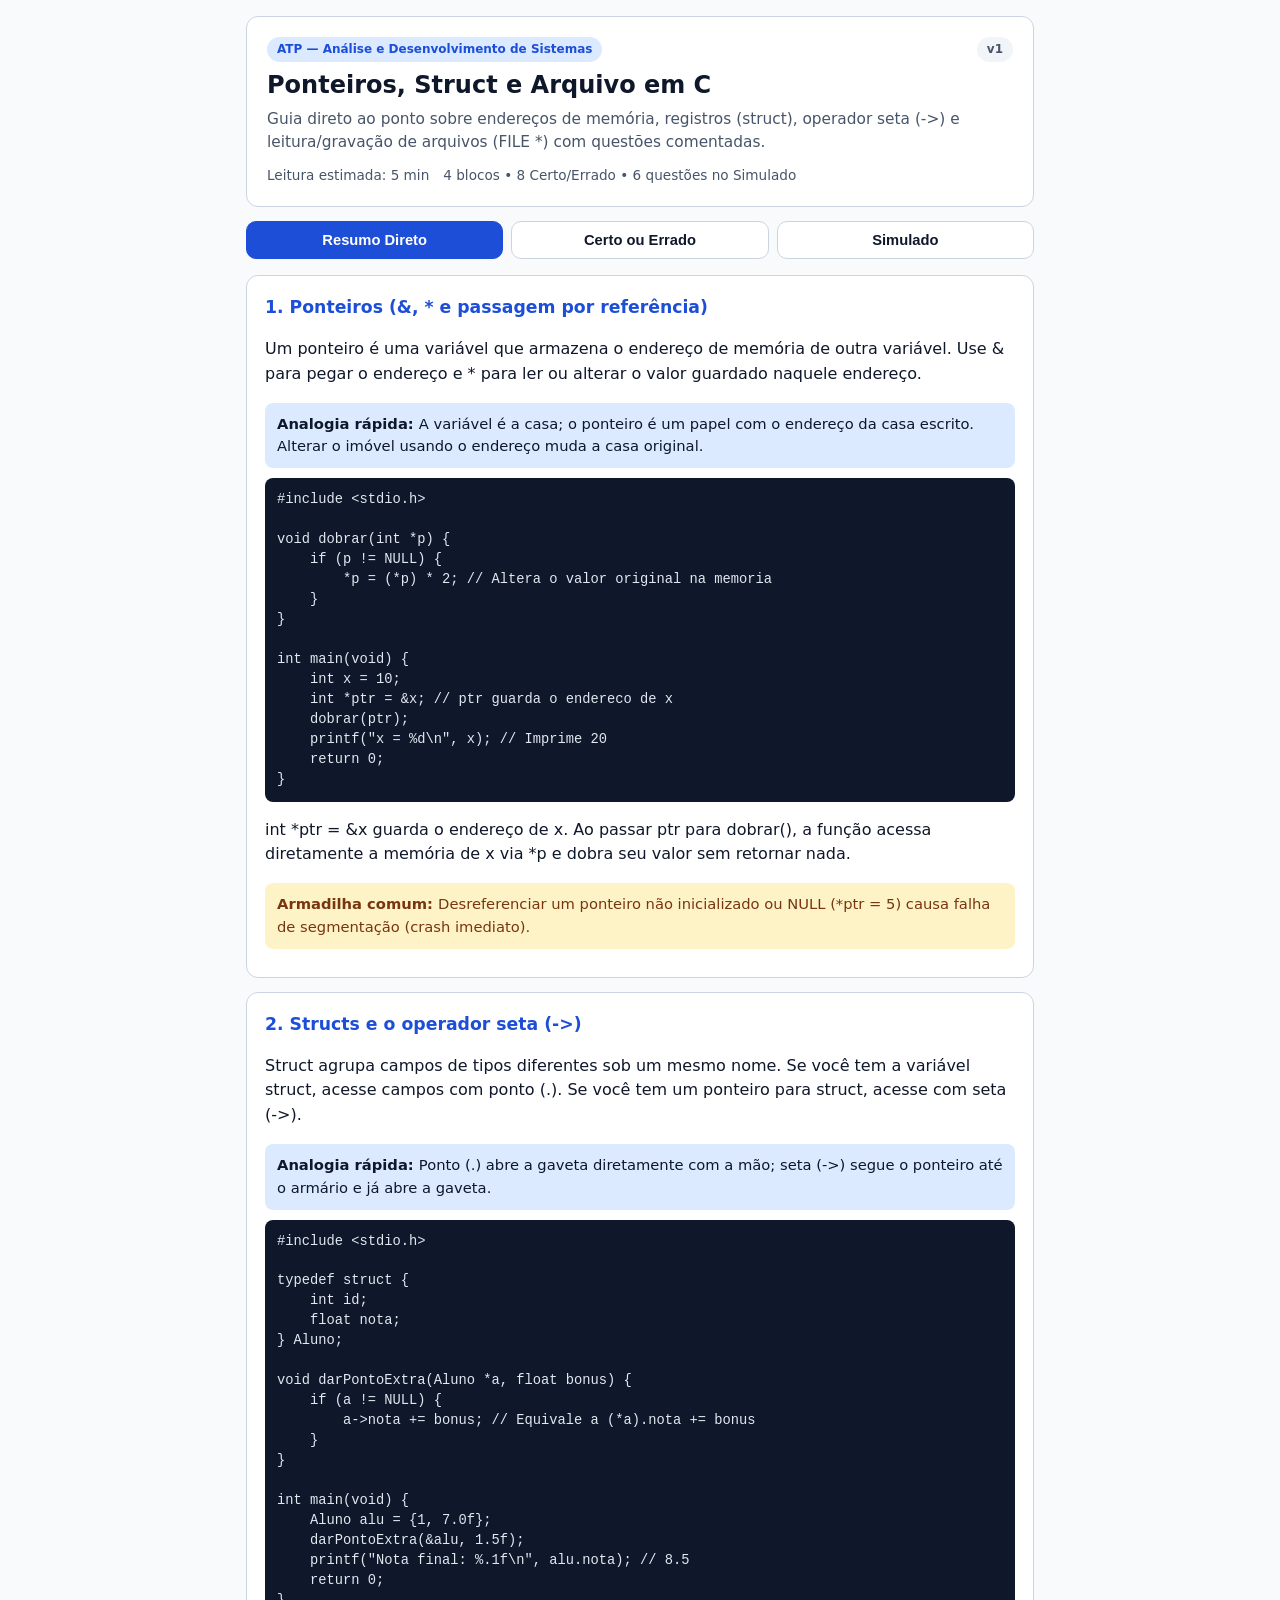
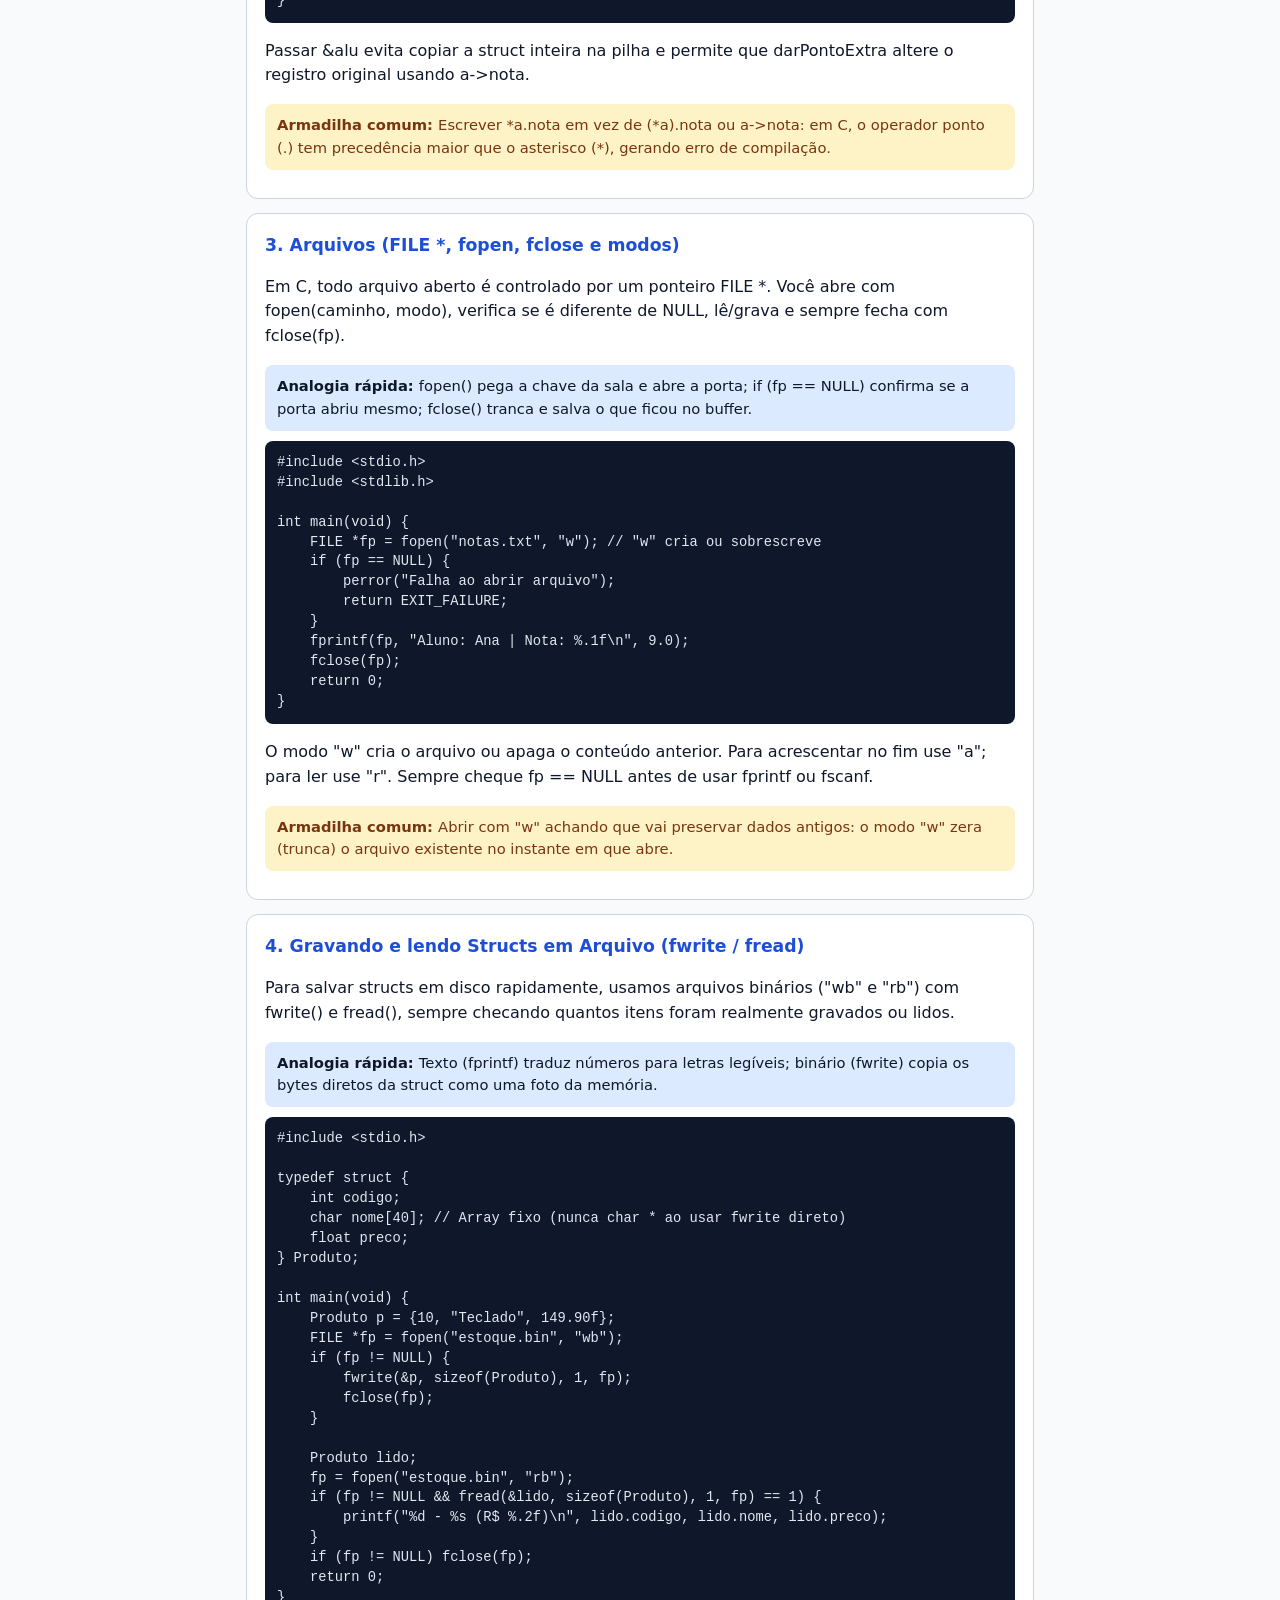
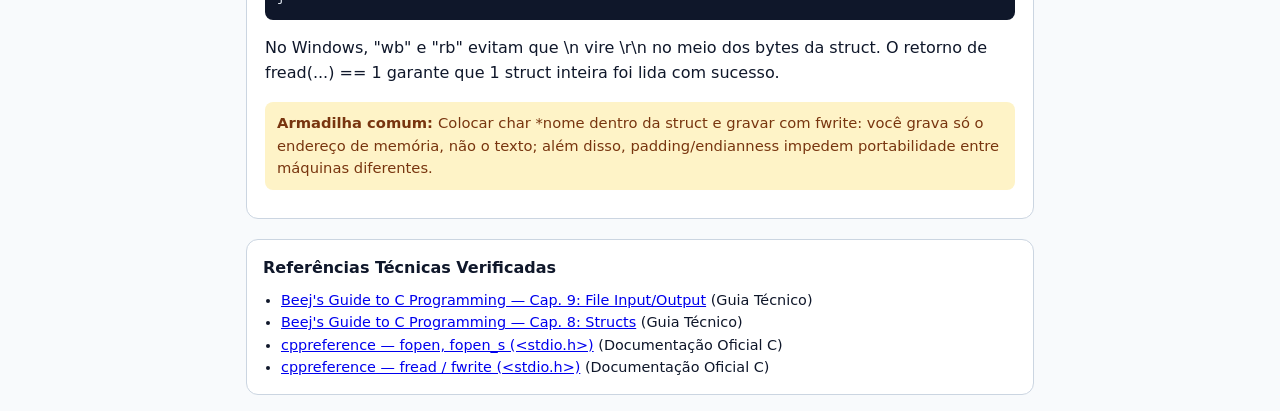
<file: outputs/v1-c-ponteiros-struct-arquivo/index.html>
<!DOCTYPE html>
<html lang="pt-BR">
<head>
  <meta charset="UTF-8" />
  <meta name="viewport" content="width=device-width, initial-scale=1.0" />
  <title>Guia Interativo ADS</title>
  <link rel="stylesheet" href="styles.css" />
</head>
<body>
  <div class="app-shell">
    <header class="hero">
      <div class="hero-top">
        <span id="meta-disciplina" class="badge">ATP — ADS</span>
        <span id="meta-versao" class="badge badge-muted">v1</span>
      </div>
      <h1 id="meta-titulo">Carregando material...</h1>
      <p id="meta-resumo" class="subtitle"></p>
      <div class="meta-bar">
        <span id="meta-tempo"></span>
        <span id="meta-contagem"></span>
      </div>
    </header>

    <nav class="tabs" role="tablist" aria-label="Navegação do material">
      <button class="tab-btn active" data-tab="resumo" role="tab" aria-selected="true">Resumo Direto</button>
      <button class="tab-btn" data-tab="ce" role="tab" aria-selected="false">Certo ou Errado</button>
      <button class="tab-btn" data-tab="simulado" role="tab" aria-selected="false">Simulado</button>
    </nav>

    <main>
      <section id="tab-resumo" class="tab-panel active"></section>

      <section id="tab-ce" class="tab-panel">
        <div class="panel-header">
          <div>
            <h2>Questões Certo ou Errado</h2>
            <p class="muted">Responda para ver a explicação passo a passo na hora.</p>
          </div>
          <div id="ce-placar" class="pill-score">0 / 0 respondidas</div>
        </div>
        <div id="ce-lista" class="stack"></div>
      </section>

      <section id="tab-simulado" class="tab-panel">
        <div class="panel-header">
          <div>
            <h2>Simulado Prático</h2>
            <p class="muted">Marque uma alternativa por questão e clique em Finalizar.</p>
          </div>
          <div id="sim-progresso" class="pill-score">0 / 0 marcadas</div>
        </div>
        <div id="sim-lista" class="stack"></div>
        <div class="sim-actions">
          <button id="btn-finalizar-simulado" class="btn-primary" type="button">Finalizar Simulado</button>
          <button id="btn-refazer-simulado" class="btn-secondary" type="button" hidden>Refazer Simulado</button>
        </div>
        <div id="sim-resultado" class="result-banner" hidden></div>
      </section>
    </main>

    <footer class="refs-footer">
      <h3>Referências Técnicas Verificadas</h3>
      <ul id="lista-referencias"></ul>
    </footer>
  </div>

  <script src="app.js"></script>
</body>
</html>
</file>
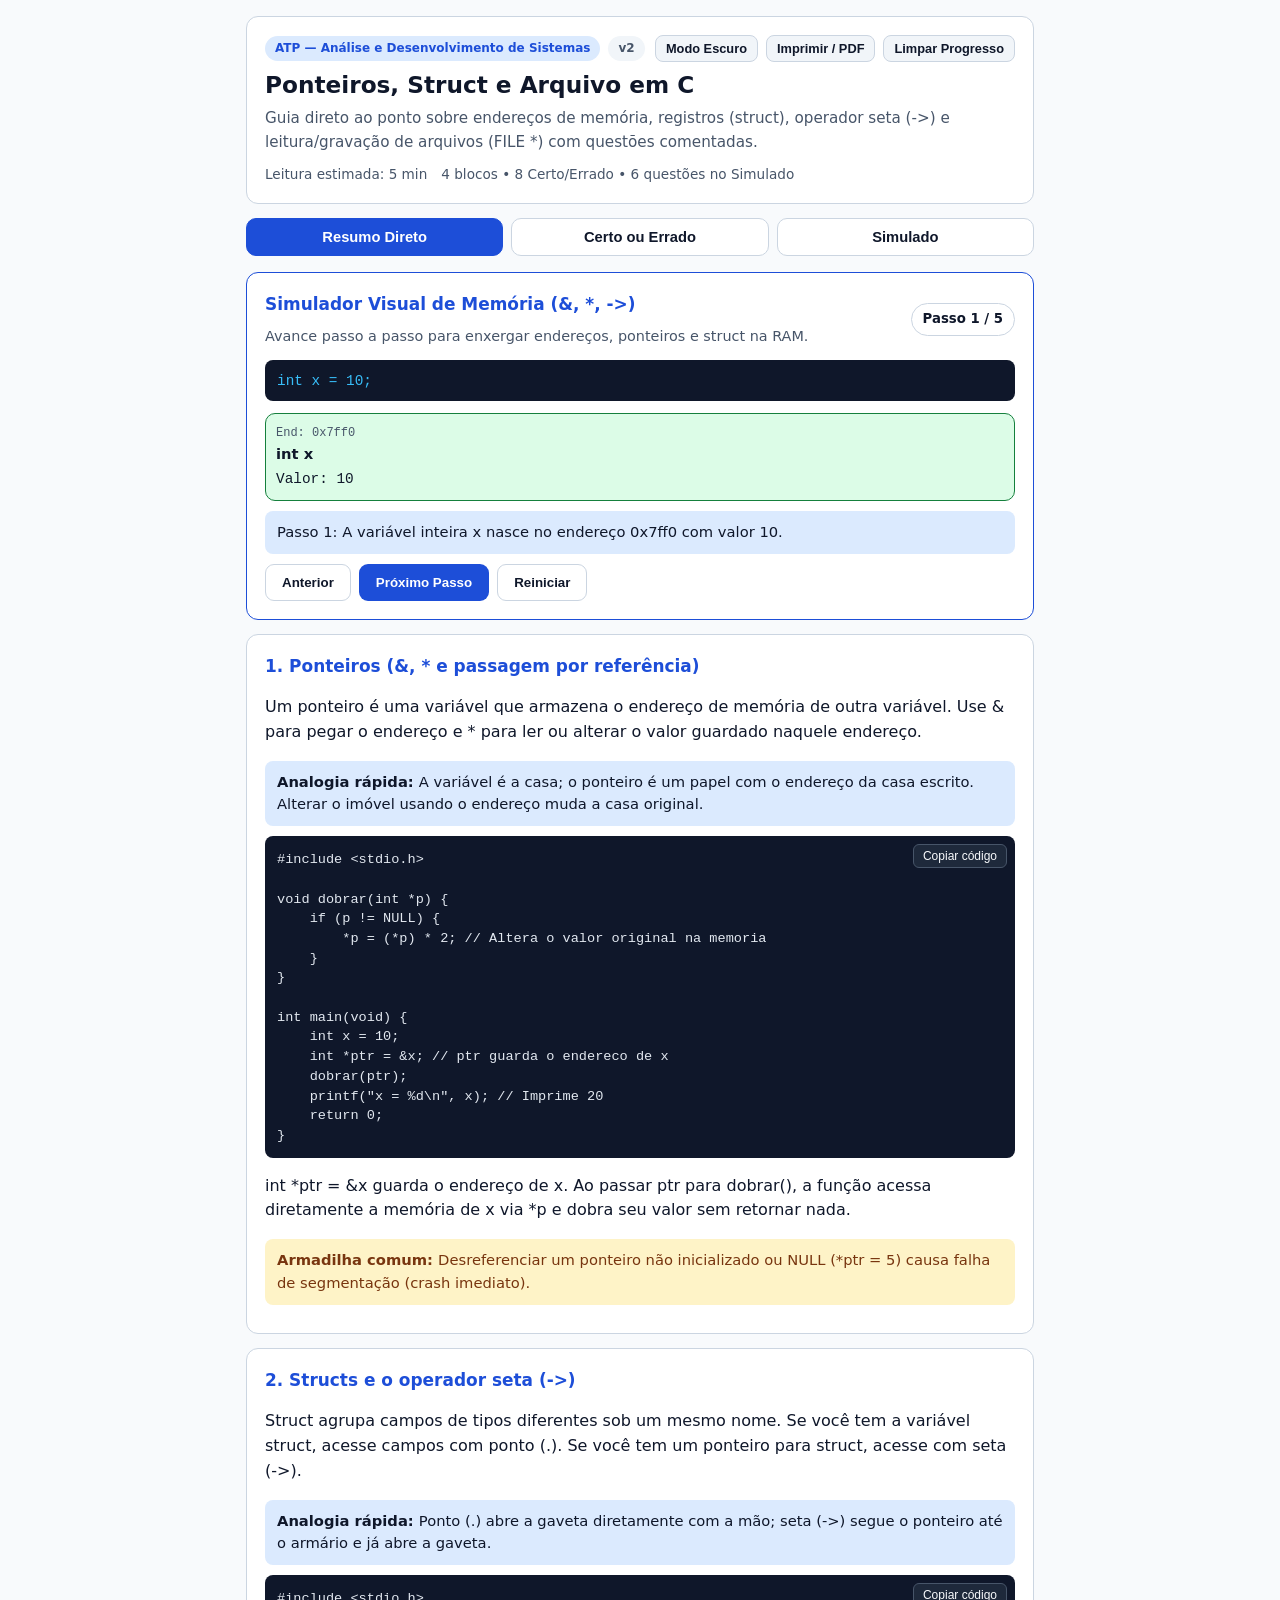
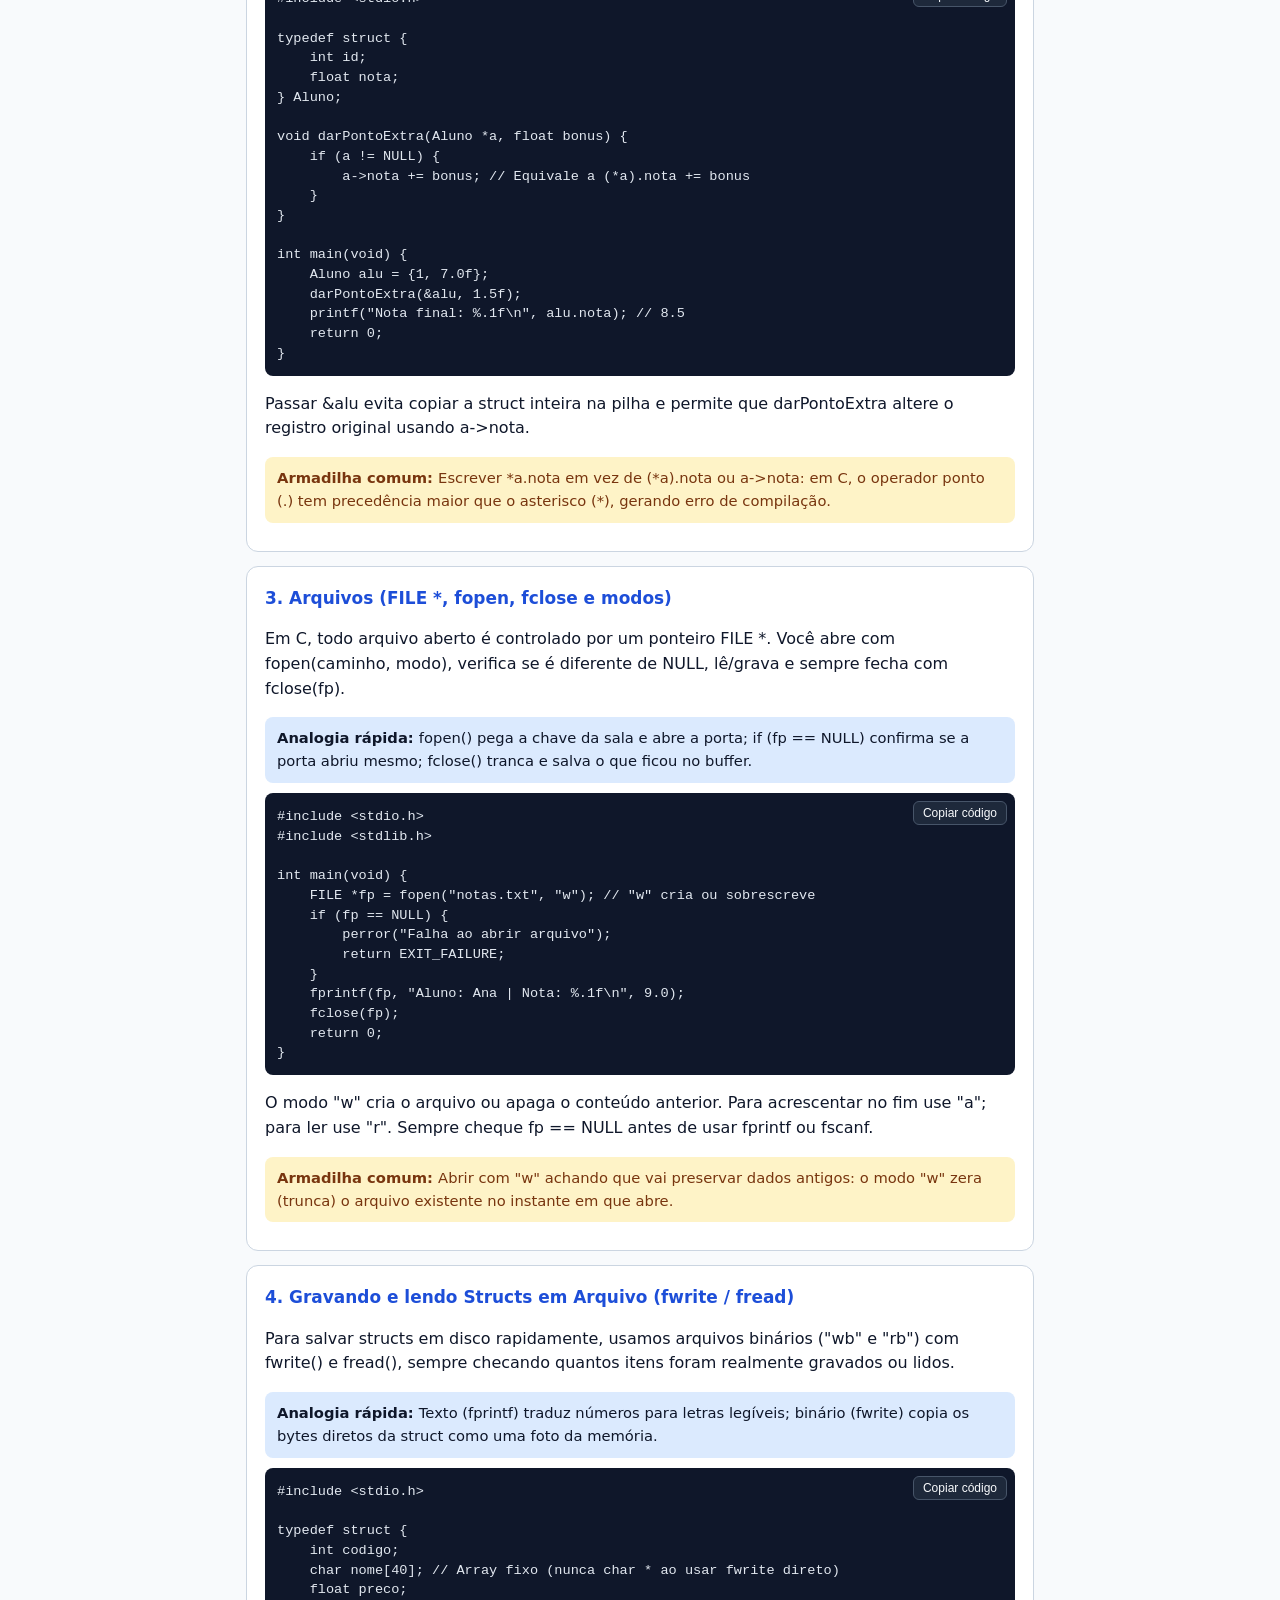
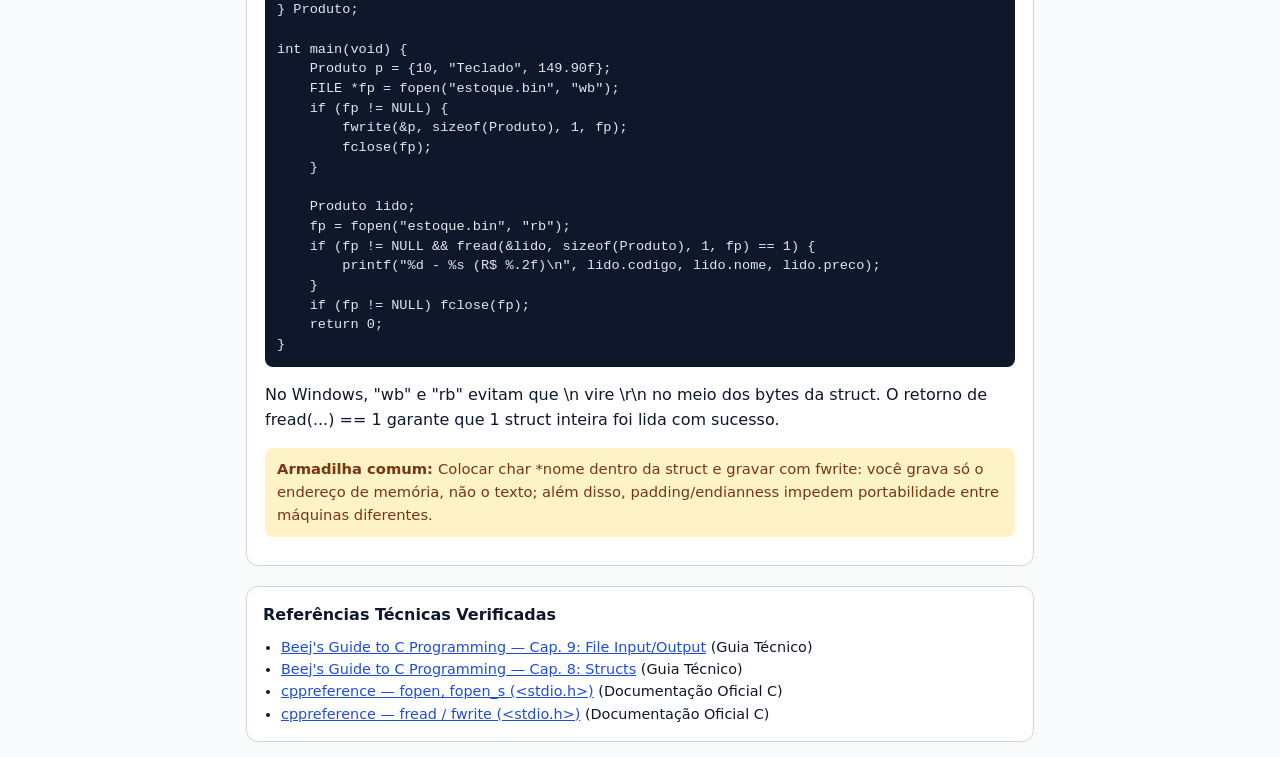
<file: outputs/v2-c-ponteiros-struct-arquivo/index.html>
<!DOCTYPE html>
<html lang="pt-BR">
<head>
  <meta charset="UTF-8" />
  <meta name="viewport" content="width=device-width, initial-scale=1.0" />
  <title>Guia Interativo ADS</title>
  <link rel="stylesheet" href="styles.css" />
</head>
<body>
  <div class="app-shell">
    <header class="hero">
      <div class="hero-top">
        <div class="hero-badges">
          <span id="meta-disciplina" class="badge">ATP — ADS</span>
          <span id="meta-versao" class="badge badge-muted">v2</span>
        </div>
        <div class="toolbar-actions no-print">
          <button id="btn-theme" class="btn-tool" type="button" aria-label="Alternar tema">Modo Escuro</button>
          <button id="btn-print" class="btn-tool" type="button">Imprimir / PDF</button>
          <button id="btn-clear-progress" class="btn-tool" type="button">Limpar Progresso</button>
        </div>
      </div>
      <h1 id="meta-titulo">Carregando material...</h1>
      <p id="meta-resumo" class="subtitle"></p>
      <div class="meta-bar">
        <span id="meta-tempo"></span>
        <span id="meta-contagem"></span>
      </div>
    </header>

    <nav class="tabs no-print" role="tablist" aria-label="Navegação do material">
      <button class="tab-btn active" data-tab="resumo" role="tab" aria-selected="true">Resumo Direto</button>
      <button class="tab-btn" data-tab="ce" role="tab" aria-selected="false">Certo ou Errado</button>
      <button class="tab-btn" data-tab="simulado" role="tab" aria-selected="false">Simulado</button>
    </nav>

    <main>
      <section id="tab-resumo" class="tab-panel active">
        <article class="card sim-mem-card" aria-label="Simulador Visual de Memória e Ponteiros">
          <div class="panel-header">
            <div>
              <h3>Simulador Visual de Memória (&amp;, *, -&gt;)</h3>
              <p class="muted">Avance passo a passo para enxergar endereços, ponteiros e struct na RAM.</p>
            </div>
            <span id="mem-step-badge" class="pill-score">Passo 1 / 5</span>
          </div>
          <div class="mem-code-line"><code id="mem-code-line"></code></div>
          <div id="mem-boxes" class="mem-grid"></div>
          <p id="mem-explain" class="callout callout-analogia"></p>
          <div class="mem-controls no-print">
            <button id="mem-prev" class="btn-secondary" type="button">Anterior</button>
            <button id="mem-next" class="btn-primary" type="button">Próximo Passo</button>
            <button id="mem-reset" class="btn-secondary" type="button">Reiniciar</button>
          </div>
        </article>
        <div id="resumo-cards" class="stack"></div>
      </section>

      <section id="tab-ce" class="tab-panel">
        <div class="panel-header">
          <div>
            <h2>Questões Certo ou Errado</h2>
            <p class="muted">Responda para ver a explicação passo a passo na hora.</p>
          </div>
          <div id="ce-placar" class="pill-score">0 / 0 respondidas</div>
        </div>
        <div id="ce-lista" class="stack"></div>
      </section>

      <section id="tab-simulado" class="tab-panel">
        <div class="panel-header">
          <div>
            <h2>Simulado Prático</h2>
            <p class="muted">Marque uma alternativa por questão e clique em Finalizar.</p>
          </div>
          <div class="sim-status-group">
            <div class="timer-box no-print">
              <span id="sim-timer" class="pill-score">00:00</span>
              <button id="btn-timer-toggle" class="btn-tool" type="button">Iniciar Timer</button>
              <button id="btn-timer-reset" class="btn-tool" type="button">Zerar</button>
            </div>
            <div id="sim-progresso" class="pill-score">0 / 0 marcadas</div>
          </div>
        </div>
        <div class="progress-track no-print" aria-hidden="true">
          <div id="sim-progress-fill" class="progress-fill"></div>
        </div>
        <div id="sim-lista" class="stack"></div>
        <div id="sim-warning" class="callout callout-armadilha no-print" hidden></div>
        <div class="sim-actions no-print">
          <button id="btn-finalizar-simulado" class="btn-primary" type="button">Finalizar Simulado</button>
          <button id="btn-force-finalizar" class="btn-secondary" type="button" hidden>Finalizar mesmo assim</button>
          <button id="btn-filter-wrong" class="btn-secondary" type="button" hidden>Ver apenas as que errei</button>
          <button id="btn-retry-wrong" class="btn-secondary" type="button" hidden>Refazer apenas erradas</button>
          <button id="btn-refazer-simulado" class="btn-secondary" type="button" hidden>Refazer Simulado</button>
        </div>
        <div id="sim-resultado" class="result-banner" hidden></div>
      </section>
    </main>

    <footer class="refs-footer">
      <h3>Referências Técnicas Verificadas</h3>
      <ul id="lista-referencias"></ul>
    </footer>
  </div>

  <script src="app.js"></script>
</body>
</html>
</file>
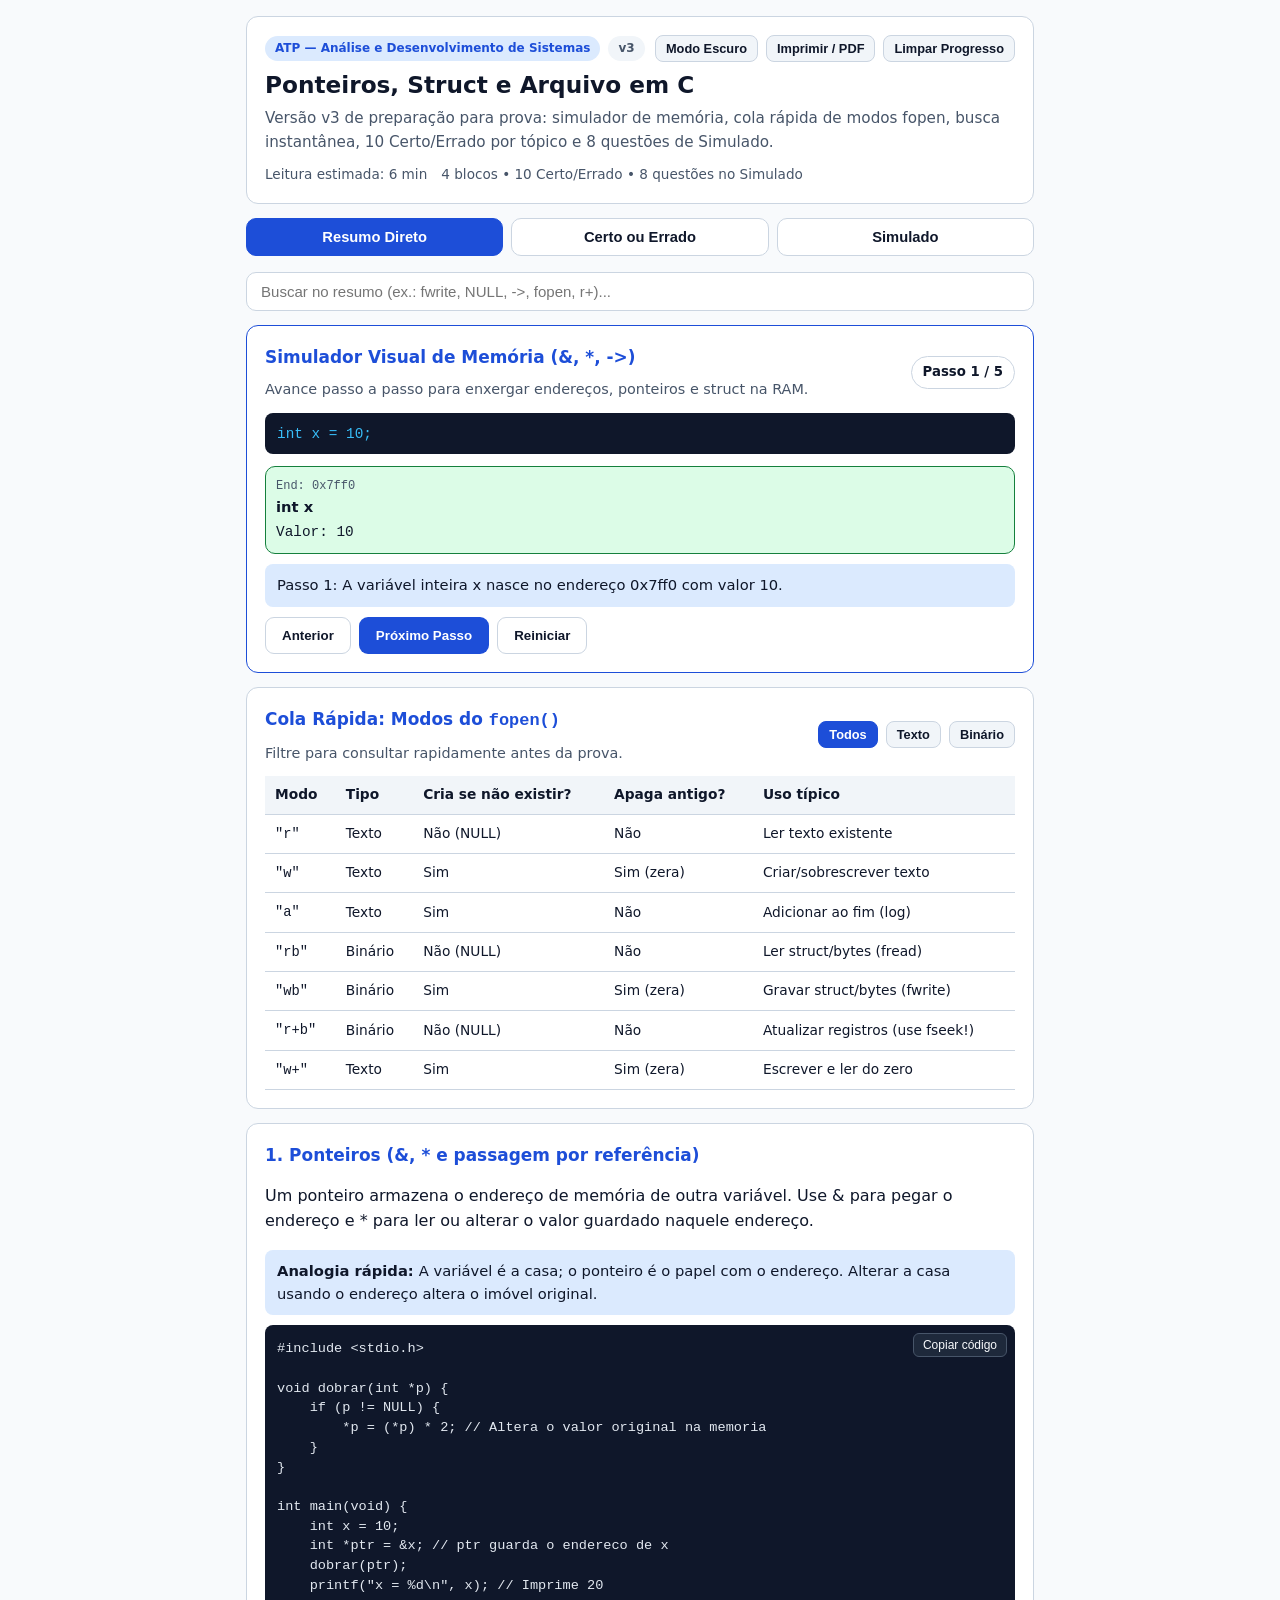
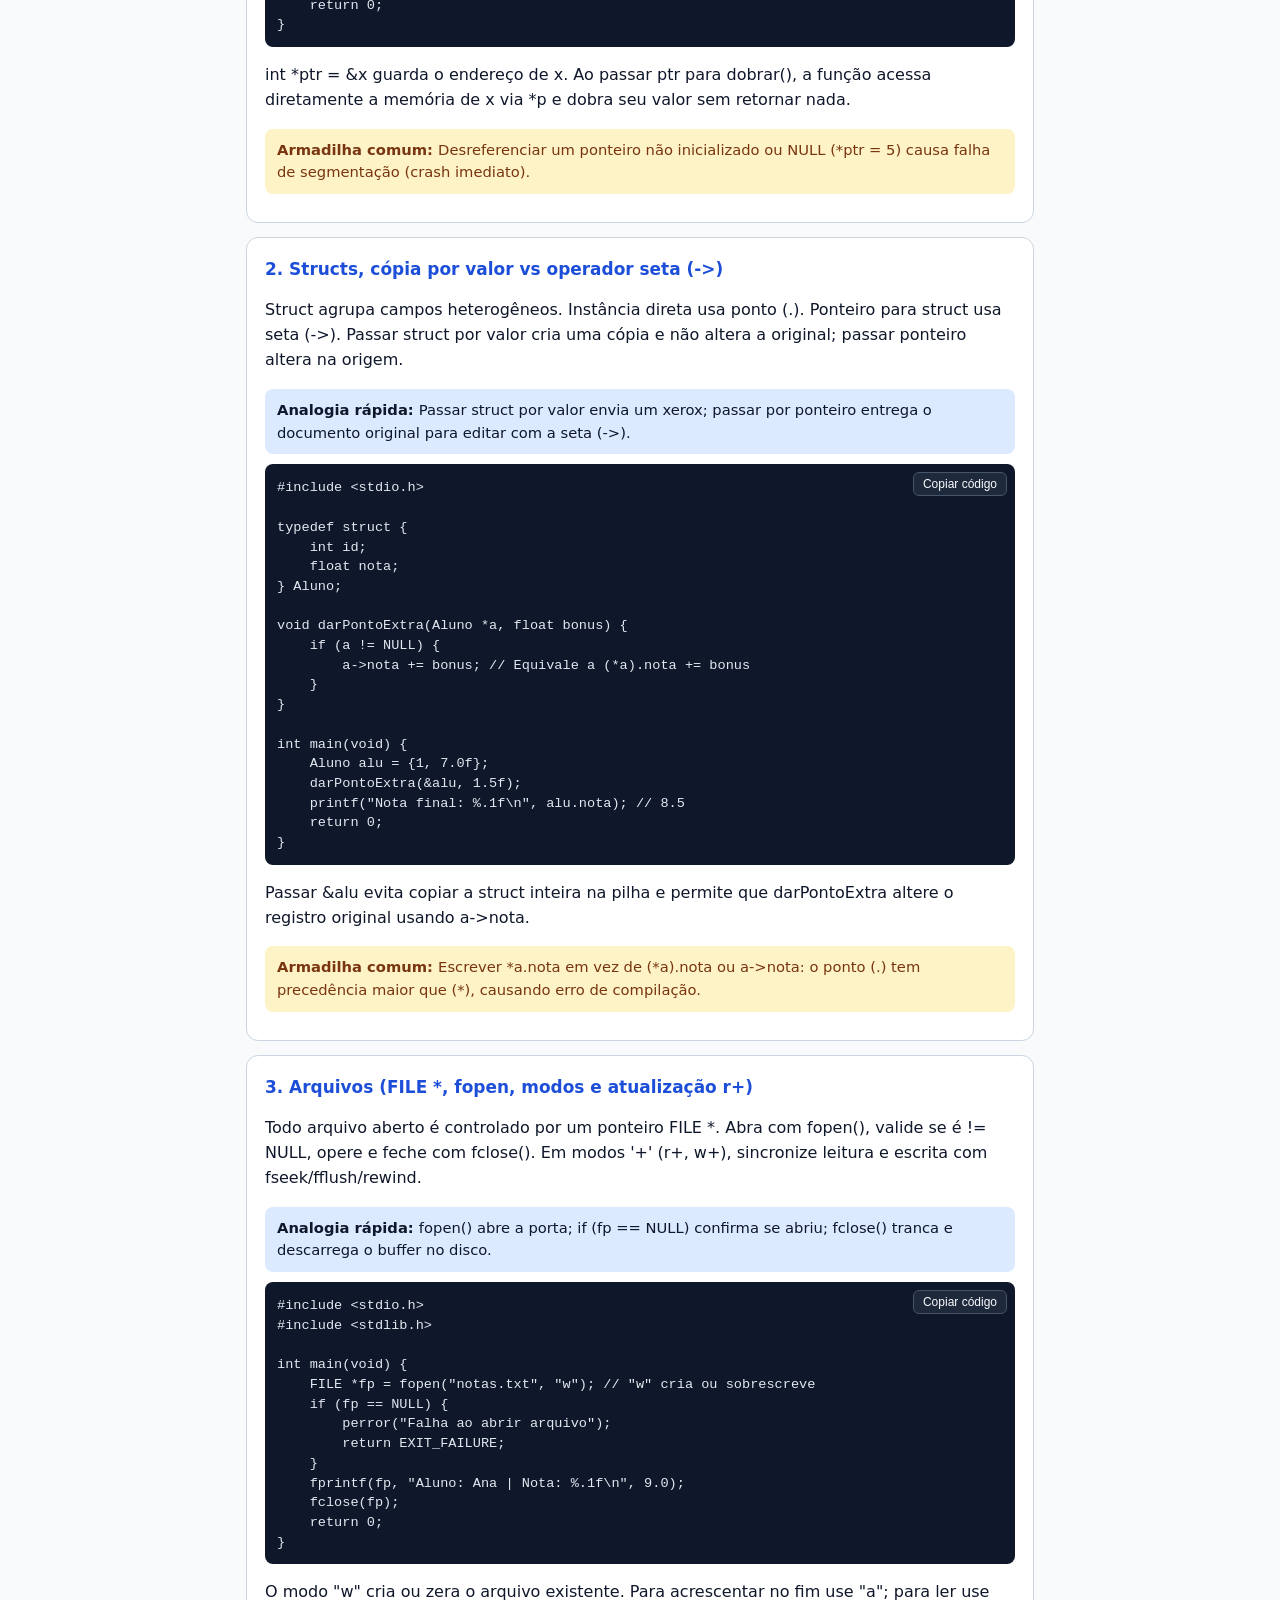
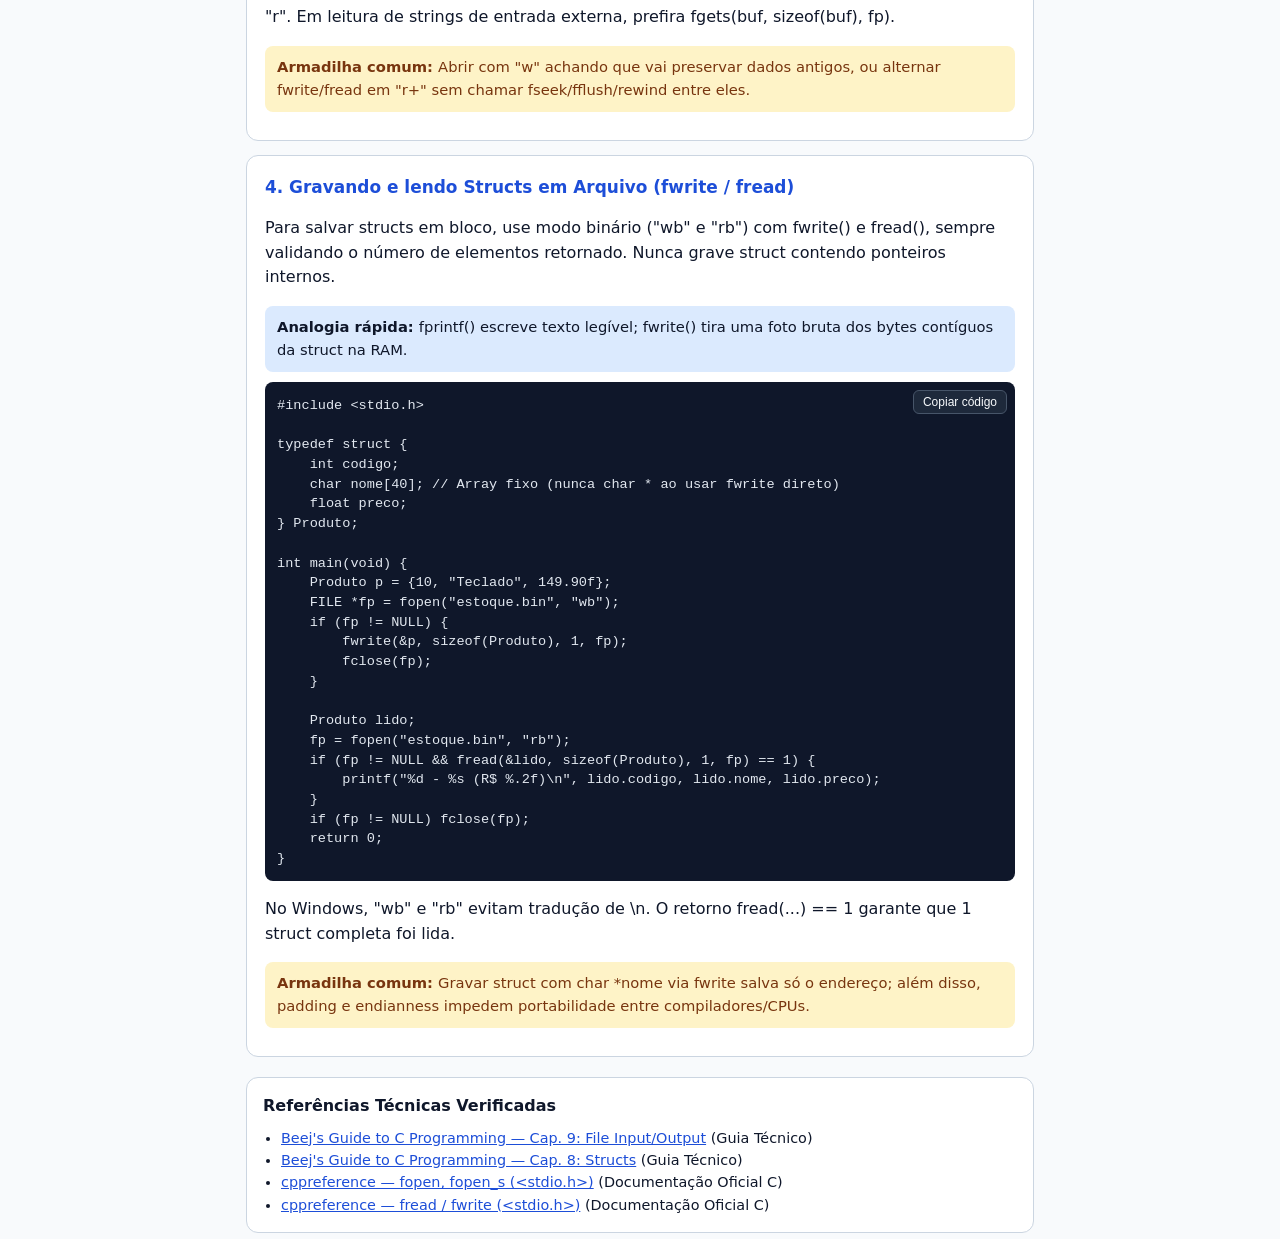
<file: outputs/v3-c-ponteiros-struct-arquivo/index.html>
<!DOCTYPE html>
<html lang="pt-BR">
<head>
  <meta charset="UTF-8" />
  <meta name="viewport" content="width=device-width, initial-scale=1.0" />
  <title>Guia Interativo ADS</title>
  <link rel="stylesheet" href="styles.css" />
</head>
<body>
  <div class="app-shell">
    <header class="hero">
      <div class="hero-top">
        <div class="hero-badges">
          <span id="meta-disciplina" class="badge">ATP — ADS</span>
          <span id="meta-versao" class="badge badge-muted">v3</span>
        </div>
        <div class="toolbar-actions no-print">
          <button id="btn-theme" class="btn-tool" type="button" aria-label="Alternar tema">Modo Escuro</button>
          <button id="btn-print" class="btn-tool" type="button">Imprimir / PDF</button>
          <button id="btn-clear-progress" class="btn-tool" type="button">Limpar Progresso</button>
        </div>
      </div>
      <h1 id="meta-titulo">Carregando material...</h1>
      <p id="meta-resumo" class="subtitle"></p>
      <div class="meta-bar">
        <span id="meta-tempo"></span>
        <span id="meta-contagem"></span>
      </div>
    </header>

    <nav class="tabs no-print" role="tablist" aria-label="Navegação do material">
      <button class="tab-btn active" data-tab="resumo" role="tab" aria-selected="true">Resumo Direto</button>
      <button class="tab-btn" data-tab="ce" role="tab" aria-selected="false">Certo ou Errado</button>
      <button class="tab-btn" data-tab="simulado" role="tab" aria-selected="false">Simulado</button>
    </nav>

    <main>
      <section id="tab-resumo" class="tab-panel active">
        <div class="search-bar no-print">
          <input id="resumo-search" type="search" placeholder="Buscar no resumo (ex.: fwrite, NULL, ->, fopen, r+)..." aria-label="Buscar no resumo" />
        </div>

        <article class="card sim-mem-card" aria-label="Simulador Visual de Memória e Ponteiros">
          <div class="panel-header">
            <div>
              <h3>Simulador Visual de Memória (&amp;, *, -&gt;)</h3>
              <p class="muted">Avance passo a passo para enxergar endereços, ponteiros e struct na RAM.</p>
            </div>
            <span id="mem-step-badge" class="pill-score">Passo 1 / 5</span>
          </div>
          <div class="mem-code-line"><code id="mem-code-line"></code></div>
          <div id="mem-boxes" class="mem-grid"></div>
          <p id="mem-explain" class="callout callout-analogia"></p>
          <div class="mem-controls no-print">
            <button id="mem-prev" class="btn-secondary" type="button">Anterior</button>
            <button id="mem-next" class="btn-primary" type="button">Próximo Passo</button>
            <button id="mem-reset" class="btn-secondary" type="button">Reiniciar</button>
          </div>
        </article>

        <article class="card fopen-card" aria-label="Cola Rápida de Modos fopen">
          <div class="panel-header">
            <div>
              <h3>Cola Rápida: Modos do <code>fopen()</code></h3>
              <p class="muted">Filtre para consultar rapidamente antes da prova.</p>
            </div>
            <div class="filter-pills no-print">
              <button class="btn-tool active-pill" data-fopen-filter="all" type="button">Todos</button>
              <button class="btn-tool" data-fopen-filter="texto" type="button">Texto</button>
              <button class="btn-tool" data-fopen-filter="binario" type="button">Binário</button>
            </div>
          </div>
          <div class="table-wrap">
            <table class="fopen-table">
              <thead>
                <tr>
                  <th>Modo</th>
                  <th>Tipo</th>
                  <th>Cria se não existir?</th>
                  <th>Apaga antigo?</th>
                  <th>Uso típico</th>
                </tr>
              </thead>
              <tbody id="fopen-tbody"></tbody>
            </table>
          </div>
        </article>

        <div id="resumo-cards" class="stack"></div>
      </section>

      <section id="tab-ce" class="tab-panel">
        <div class="panel-header">
          <div>
            <h2>Questões Certo ou Errado</h2>
            <p class="muted">Filtre por subtópico e veja a explicação passo a passo na hora.</p>
          </div>
          <div id="ce-placar" class="pill-score">0 / 0 respondidas</div>
        </div>
        <div id="ce-filters" class="filter-pills no-print" style="margin-bottom: 12px;"></div>
        <div id="ce-lista" class="stack"></div>
      </section>

      <section id="tab-simulado" class="tab-panel">
        <div class="panel-header">
          <div>
            <h2>Simulado Prático</h2>
            <p class="muted">Marque uma alternativa por questão e clique em Finalizar.</p>
          </div>
          <div class="sim-status-group">
            <div class="timer-box no-print">
              <span id="sim-timer" class="pill-score">00:00</span>
              <button id="btn-timer-toggle" class="btn-tool" type="button">Iniciar Timer</button>
              <button id="btn-timer-reset" class="btn-tool" type="button">Zerar</button>
            </div>
            <div id="sim-progresso" class="pill-score">0 / 0 marcadas</div>
          </div>
        </div>
        <div class="progress-track no-print" aria-hidden="true">
          <div id="sim-progress-fill" class="progress-fill"></div>
        </div>
        <div id="sim-lista" class="stack"></div>
        <div id="sim-warning" class="callout callout-armadilha no-print" hidden></div>
        <div class="sim-actions no-print">
          <button id="btn-finalizar-simulado" class="btn-primary" type="button">Finalizar Simulado</button>
          <button id="btn-force-finalizar" class="btn-secondary" type="button" hidden>Finalizar mesmo assim</button>
          <button id="btn-filter-wrong" class="btn-secondary" type="button" hidden>Ver apenas as que errei</button>
          <button id="btn-retry-wrong" class="btn-secondary" type="button" hidden>Refazer apenas erradas</button>
          <button id="btn-refazer-simulado" class="btn-secondary" type="button" hidden>Refazer Simulado</button>
        </div>
        <div id="sim-resultado" class="result-banner" hidden></div>
      </section>
    </main>

    <footer class="refs-footer">
      <h3>Referências Técnicas Verificadas</h3>
      <ul id="lista-referencias"></ul>
    </footer>
  </div>

  <script src="app.js"></script>
</body>
</html>
</file>
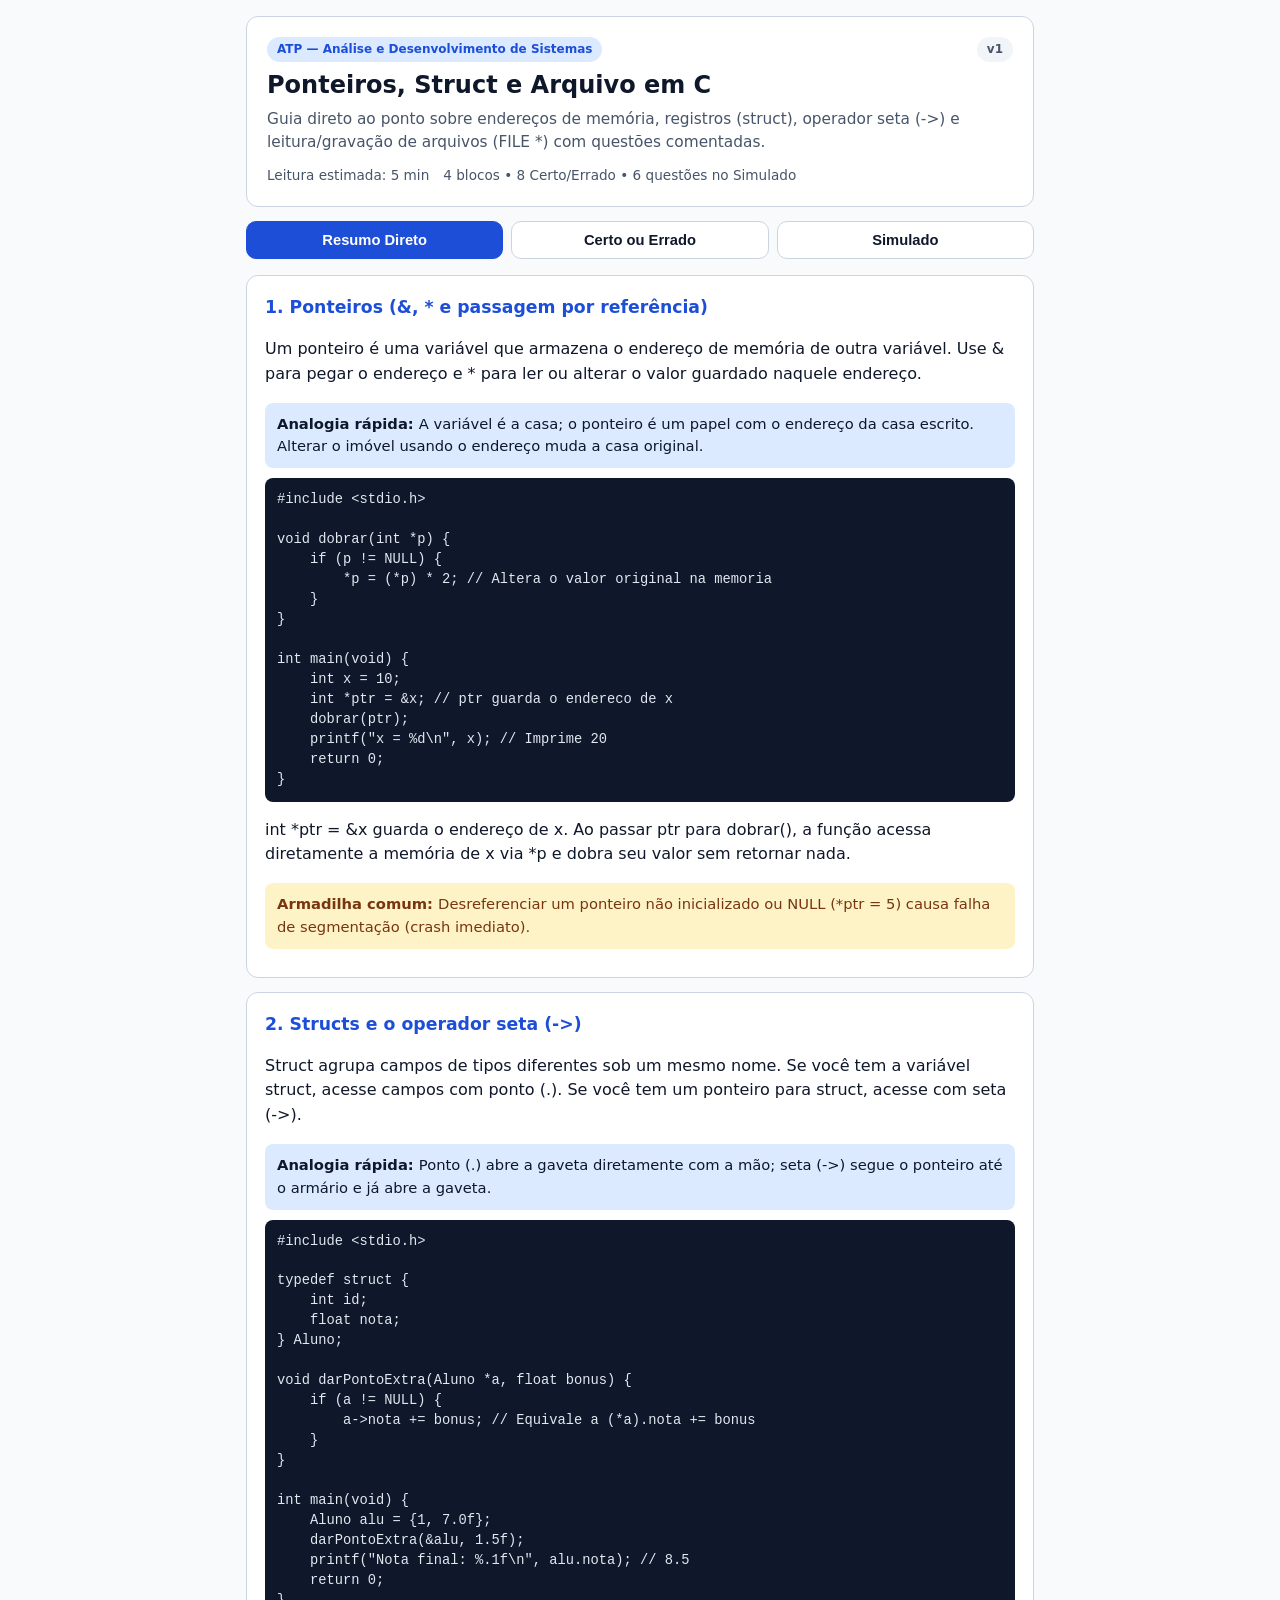
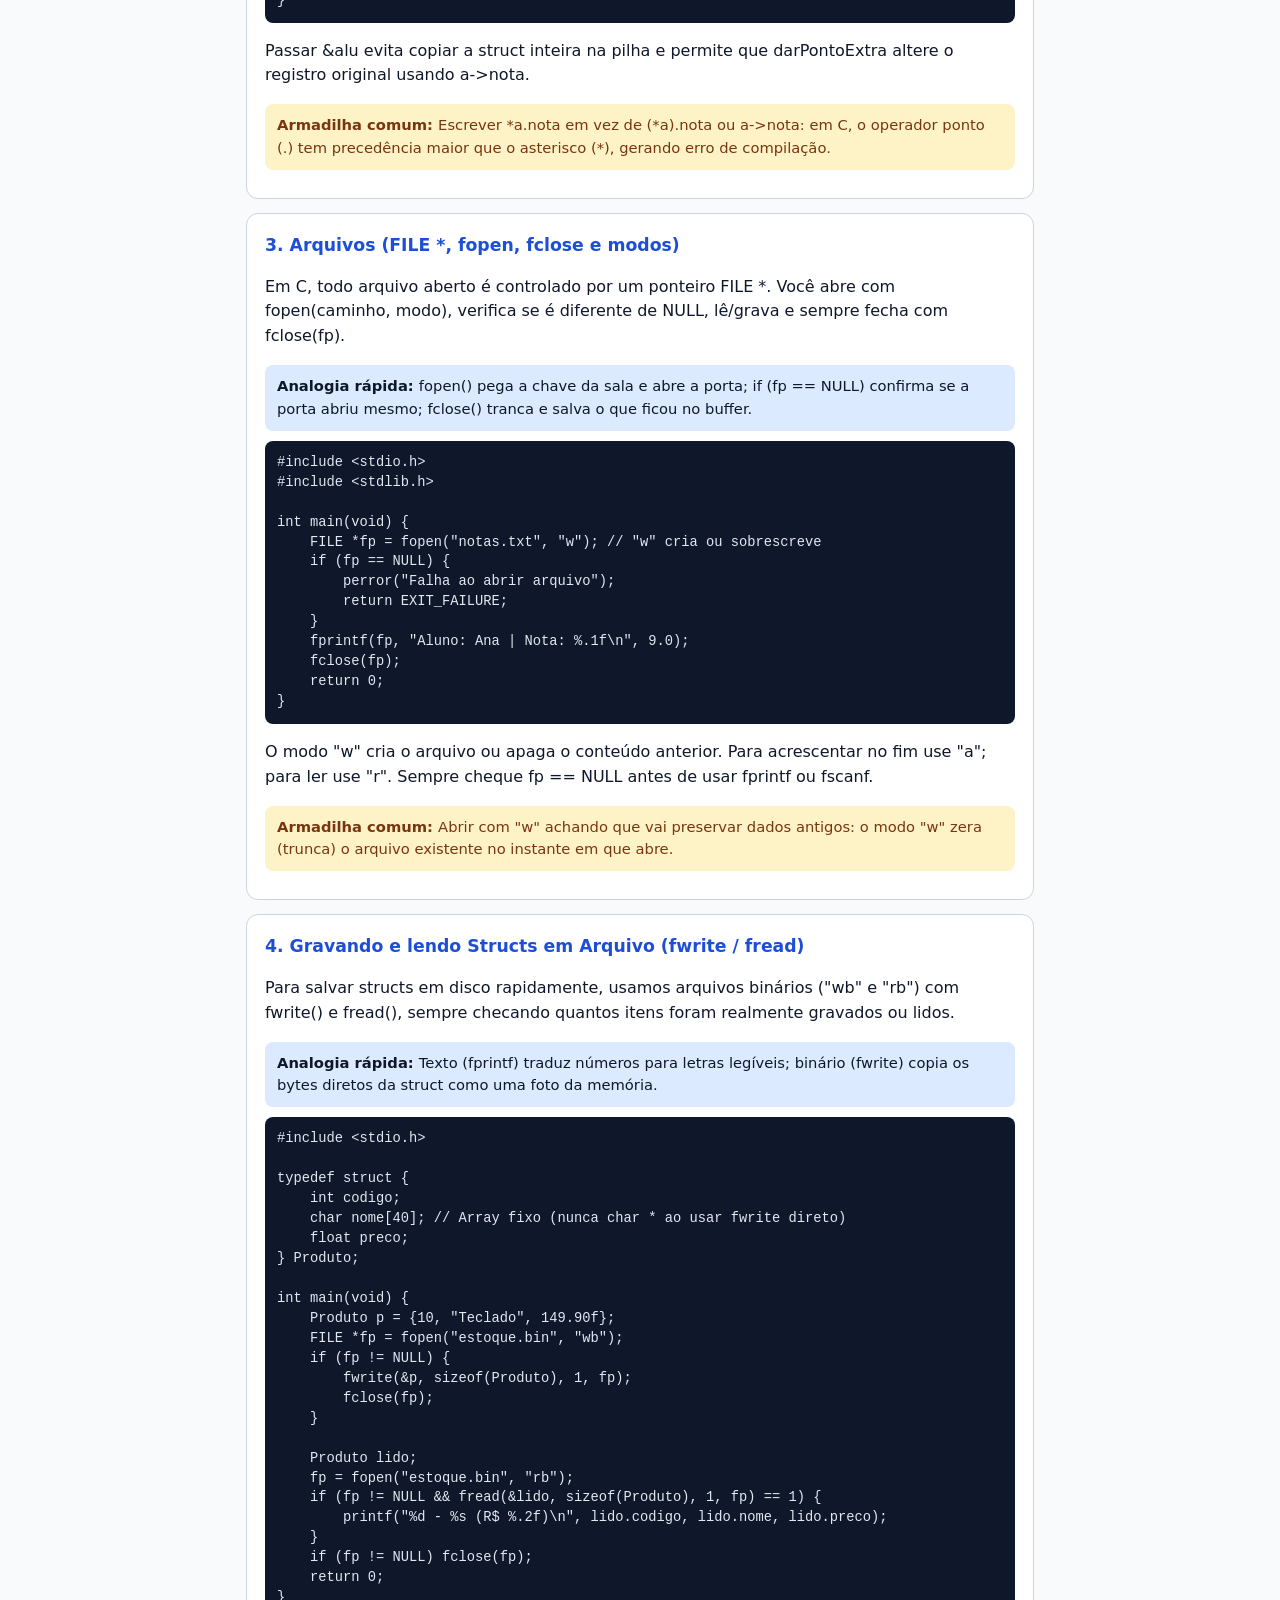
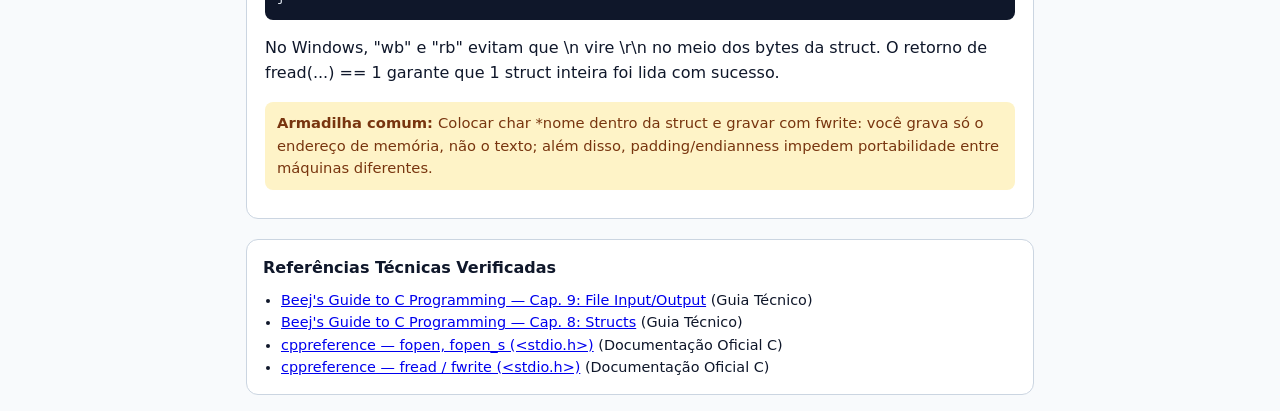
<file: outputs/v1-c-ponteiros-struct-arquivo/embed-google-sites.html>
<!DOCTYPE html>
<html lang="pt-BR">
<head>
  <meta charset="UTF-8" />
  <meta name="viewport" content="width=device-width, initial-scale=1.0" />
  <title>Guia Interativo ADS</title>
  <style>
:root {
  --bg: #f8fafc;
  --surface: #ffffff;
  --surface-alt: #f1f5f9;
  --text: #0f172a;
  --muted: #475569;
  --border: #cbd5e1;
  --primary: #1d4ed8;
  --primary-soft: #dbeafe;
  --ok: #15803d;
  --ok-soft: #dcfce7;
  --err: #b91c1c;
  --err-soft: #fee2e2;
  --warn: #b45309;
  --warn-soft: #fef3c7;
  --code-bg: #0f172a;
  --code-text: #e2e8f0;
  --radius: 12px;
}

* {
  box-sizing: border-box;
}

body {
  margin: 0;
  font-family: system-ui, -apple-system, "Segoe UI", Roboto, sans-serif;
  background: var(--bg);
  color: var(--text);
  line-height: 1.55;
}

.app-shell {
  max-width: 820px;
  margin: 0 auto;
  padding: 16px;
}

.hero {
  background: var(--surface);
  border: 1px solid var(--border);
  border-radius: var(--radius);
  padding: 20px;
  margin-bottom: 14px;
}

.hero-top {
  display: flex;
  justify-content: space-between;
  align-items: center;
  gap: 8px;
  margin-bottom: 8px;
}

.badge {
  display: inline-block;
  padding: 3px 10px;
  border-radius: 999px;
  font-size: 12px;
  font-weight: 600;
  background: var(--primary-soft);
  color: var(--primary);
}

.badge-muted {
  background: var(--surface-alt);
  color: var(--muted);
}

.hero h1 {
  margin: 4px 0 8px;
  font-size: 1.5rem;
  line-height: 1.25;
}

.subtitle {
  margin: 0 0 10px;
  color: var(--muted);
  font-size: 0.96rem;
}

.meta-bar {
  display: flex;
  flex-wrap: wrap;
  gap: 14px;
  font-size: 0.85rem;
  color: var(--muted);
}

.tabs {
  display: grid;
  grid-template-columns: repeat(3, 1fr);
  gap: 8px;
  margin-bottom: 16px;
}

.tab-btn {
  border: 1px solid var(--border);
  background: var(--surface);
  color: var(--text);
  padding: 10px 12px;
  border-radius: 10px;
  font-weight: 600;
  font-size: 0.92rem;
  cursor: pointer;
  transition: background 0.15s, border-color 0.15s;
}

.tab-btn.active {
  background: var(--primary);
  color: #ffffff;
  border-color: var(--primary);
}

.tab-panel {
  display: none;
}

.tab-panel.active {
  display: block;
}

.panel-header {
  display: flex;
  flex-wrap: wrap;
  justify-content: space-between;
  align-items: center;
  gap: 10px;
  margin-bottom: 12px;
}

.panel-header h2 {
  margin: 0;
  font-size: 1.2rem;
}

.muted {
  color: var(--muted);
  margin: 2px 0 0;
  font-size: 0.9rem;
}

.pill-score {
  background: var(--surface);
  border: 1px solid var(--border);
  padding: 6px 12px;
  border-radius: 999px;
  font-size: 0.85rem;
  font-weight: 600;
}

.stack {
  display: flex;
  flex-direction: column;
  gap: 14px;
}

.card {
  background: var(--surface);
  border: 1px solid var(--border);
  border-radius: var(--radius);
  padding: 18px;
}

.card h3 {
  margin: 0 0 8px;
  font-size: 1.08rem;
  color: var(--primary);
}

.callout {
  border-radius: 8px;
  padding: 10px 12px;
  margin: 10px 0;
  font-size: 0.92rem;
}

.callout-analogia {
  background: var(--primary-soft);
}

.callout-armadilha {
  background: var(--warn-soft);
  color: #78350f;
}

pre {
  background: var(--code-bg);
  color: var(--code-text);
  padding: 12px;
  border-radius: 8px;
  overflow-x: auto;
  font-size: 0.86rem;
  line-height: 1.45;
  margin: 10px 0;
}

code {
  font-family: ui-monospace, SFMono-Regular, Menlo, Consolas, monospace;
}

.ce-actions {
  display: flex;
  gap: 10px;
  margin-top: 12px;
}

.btn-choice {
  flex: 1;
  padding: 9px 12px;
  border: 1px solid var(--border);
  border-radius: 8px;
  background: var(--surface-alt);
  font-weight: 600;
  cursor: pointer;
}

.btn-choice.selected-ok {
  background: var(--ok-soft);
  border-color: var(--ok);
  color: var(--ok);
}

.btn-choice.selected-err {
  background: var(--err-soft);
  border-color: var(--err);
  color: var(--err);
}

.feedback-box {
  margin-top: 12px;
  border-radius: 8px;
  padding: 12px;
  border-left: 4px solid var(--border);
  background: var(--surface-alt);
  font-size: 0.92rem;
}

.feedback-box.ok {
  background: var(--ok-soft);
  border-left-color: var(--ok);
}

.feedback-box.err {
  background: var(--err-soft);
  border-left-color: var(--err);
}

.feedback-box ol {
  margin: 8px 0;
  padding-left: 20px;
}

.opt-label {
  display: flex;
  align-items: flex-start;
  gap: 10px;
  padding: 9px 12px;
  border: 1px solid var(--border);
  border-radius: 8px;
  margin-top: 8px;
  cursor: pointer;
  background: var(--surface);
}

.opt-label.opt-correct {
  background: var(--ok-soft);
  border-color: var(--ok);
}

.opt-label.opt-wrong {
  background: var(--err-soft);
  border-color: var(--err);
}

.sim-actions {
  display: flex;
  gap: 10px;
  margin-top: 16px;
}

.btn-primary,
.btn-secondary {
  padding: 11px 18px;
  border-radius: 9px;
  font-weight: 600;
  cursor: pointer;
  border: 1px solid transparent;
}

.btn-primary {
  background: var(--primary);
  color: #ffffff;
}

.btn-secondary {
  background: var(--surface);
  color: var(--text);
  border-color: var(--border);
}

.result-banner {
  margin-top: 14px;
  padding: 16px;
  border-radius: var(--radius);
  background: var(--surface);
  border: 2px solid var(--primary);
  font-weight: 600;
}

.refs-footer {
  margin-top: 20px;
  background: var(--surface);
  border: 1px solid var(--border);
  border-radius: var(--radius);
  padding: 16px;
  font-size: 0.9rem;
}

.refs-footer h3 {
  margin: 0 0 8px;
  font-size: 1rem;
}

.refs-footer ul {
  margin: 0;
  padding-left: 18px;
}

@media (max-width: 600px) {
  .tabs {
    grid-template-columns: 1fr;
  }
  .app-shell {
    padding: 10px;
  }
}

</style>
</head>
<body>
  <div class="app-shell">
    <header class="hero">
      <div class="hero-top">
        <span id="meta-disciplina" class="badge">ATP — ADS</span>
        <span id="meta-versao" class="badge badge-muted">v1</span>
      </div>
      <h1 id="meta-titulo">Carregando material...</h1>
      <p id="meta-resumo" class="subtitle"></p>
      <div class="meta-bar">
        <span id="meta-tempo"></span>
        <span id="meta-contagem"></span>
      </div>
    </header>

    <nav class="tabs" role="tablist" aria-label="Navegação do material">
      <button class="tab-btn active" data-tab="resumo" role="tab" aria-selected="true">Resumo Direto</button>
      <button class="tab-btn" data-tab="ce" role="tab" aria-selected="false">Certo ou Errado</button>
      <button class="tab-btn" data-tab="simulado" role="tab" aria-selected="false">Simulado</button>
    </nav>

    <main>
      <section id="tab-resumo" class="tab-panel active"></section>

      <section id="tab-ce" class="tab-panel">
        <div class="panel-header">
          <div>
            <h2>Questões Certo ou Errado</h2>
            <p class="muted">Responda para ver a explicação passo a passo na hora.</p>
          </div>
          <div id="ce-placar" class="pill-score">0 / 0 respondidas</div>
        </div>
        <div id="ce-lista" class="stack"></div>
      </section>

      <section id="tab-simulado" class="tab-panel">
        <div class="panel-header">
          <div>
            <h2>Simulado Prático</h2>
            <p class="muted">Marque uma alternativa por questão e clique em Finalizar.</p>
          </div>
          <div id="sim-progresso" class="pill-score">0 / 0 marcadas</div>
        </div>
        <div id="sim-lista" class="stack"></div>
        <div class="sim-actions">
          <button id="btn-finalizar-simulado" class="btn-primary" type="button">Finalizar Simulado</button>
          <button id="btn-refazer-simulado" class="btn-secondary" type="button" hidden>Refazer Simulado</button>
        </div>
        <div id="sim-resultado" class="result-banner" hidden></div>
      </section>
    </main>

    <footer class="refs-footer">
      <h3>Referências Técnicas Verificadas</h3>
      <ul id="lista-referencias"></ul>
    </footer>
  </div>

  <script>
window.__STUDY_DATA__ = {
  "meta": {
    "titulo": "Ponteiros, Struct e Arquivo em C",
    "disciplina": "ATP — Análise e Desenvolvimento de Sistemas",
    "resumo_curto": "Guia direto ao ponto sobre endereços de memória, registros (struct), operador seta (->) e leitura/gravação de arquivos (FILE *) com questões comentadas.",
    "tempo_leitura_min": 5,
    "versao": "v1"
  },
  "secoes_estudo": [
    {
      "id": "ponteiros",
      "titulo": "1. Ponteiros (&, * e passagem por referência)",
      "explicacao_curta": "Um ponteiro é uma variável que armazena o endereço de memória de outra variável. Use & para pegar o endereço e * para ler ou alterar o valor guardado naquele endereço.",
      "analogia": "A variável é a casa; o ponteiro é um papel com o endereço da casa escrito. Alterar o imóvel usando o endereço muda a casa original.",
      "codigo_c": "#include <stdio.h>\n\nvoid dobrar(int *p) {\n    if (p != NULL) {\n        *p = (*p) * 2; // Altera o valor original na memoria\n    }\n}\n\nint main(void) {\n    int x = 10;\n    int *ptr = &x; // ptr guarda o endereco de x\n    dobrar(ptr);\n    printf(\"x = %d\\n\", x); // Imprime 20\n    return 0;\n}",
      "explicacao_codigo": "int *ptr = &x guarda o endereço de x. Ao passar ptr para dobrar(), a função acessa diretamente a memória de x via *p e dobra seu valor sem retornar nada.",
      "armadilha_comum": "Desreferenciar um ponteiro não inicializado ou NULL (*ptr = 5) causa falha de segmentação (crash imediato)."
    },
    {
      "id": "structs",
      "titulo": "2. Structs e o operador seta (->)",
      "explicacao_curta": "Struct agrupa campos de tipos diferentes sob um mesmo nome. Se você tem a variável struct, acesse campos com ponto (.). Se você tem um ponteiro para struct, acesse com seta (->).",
      "analogia": "Ponto (.) abre a gaveta diretamente com a mão; seta (->) segue o ponteiro até o armário e já abre a gaveta.",
      "codigo_c": "#include <stdio.h>\n\ntypedef struct {\n    int id;\n    float nota;\n} Aluno;\n\nvoid darPontoExtra(Aluno *a, float bonus) {\n    if (a != NULL) {\n        a->nota += bonus; // Equivale a (*a).nota += bonus\n    }\n}\n\nint main(void) {\n    Aluno alu = {1, 7.0f};\n    darPontoExtra(&alu, 1.5f);\n    printf(\"Nota final: %.1f\\n\", alu.nota); // 8.5\n    return 0;\n}",
      "explicacao_codigo": "Passar &alu evita copiar a struct inteira na pilha e permite que darPontoExtra altere o registro original usando a->nota.",
      "armadilha_comum": "Escrever *a.nota em vez de (*a).nota ou a->nota: em C, o operador ponto (.) tem precedência maior que o asterisco (*), gerando erro de compilação."
    },
    {
      "id": "arquivos-file",
      "titulo": "3. Arquivos (FILE *, fopen, fclose e modos)",
      "explicacao_curta": "Em C, todo arquivo aberto é controlado por um ponteiro FILE *. Você abre com fopen(caminho, modo), verifica se é diferente de NULL, lê/grava e sempre fecha com fclose(fp).",
      "analogia": "fopen() pega a chave da sala e abre a porta; if (fp == NULL) confirma se a porta abriu mesmo; fclose() tranca e salva o que ficou no buffer.",
      "codigo_c": "#include <stdio.h>\n#include <stdlib.h>\n\nint main(void) {\n    FILE *fp = fopen(\"notas.txt\", \"w\"); // \"w\" cria ou sobrescreve\n    if (fp == NULL) {\n        perror(\"Falha ao abrir arquivo\");\n        return EXIT_FAILURE;\n    }\n    fprintf(fp, \"Aluno: Ana | Nota: %.1f\\n\", 9.0);\n    fclose(fp);\n    return 0;\n}",
      "explicacao_codigo": "O modo \"w\" cria o arquivo ou apaga o conteúdo anterior. Para acrescentar no fim use \"a\"; para ler use \"r\". Sempre cheque fp == NULL antes de usar fprintf ou fscanf.",
      "armadilha_comum": "Abrir com \"w\" achando que vai preservar dados antigos: o modo \"w\" zera (trunca) o arquivo existente no instante em que abre."
    },
    {
      "id": "integracao-binaria",
      "titulo": "4. Gravando e lendo Structs em Arquivo (fwrite / fread)",
      "explicacao_curta": "Para salvar structs em disco rapidamente, usamos arquivos binários (\"wb\" e \"rb\") com fwrite() e fread(), sempre checando quantos itens foram realmente gravados ou lidos.",
      "analogia": "Texto (fprintf) traduz números para letras legíveis; binário (fwrite) copia os bytes diretos da struct como uma foto da memória.",
      "codigo_c": "#include <stdio.h>\n\ntypedef struct {\n    int codigo;\n    char nome[40]; // Array fixo (nunca char * ao usar fwrite direto)\n    float preco;\n} Produto;\n\nint main(void) {\n    Produto p = {10, \"Teclado\", 149.90f};\n    FILE *fp = fopen(\"estoque.bin\", \"wb\");\n    if (fp != NULL) {\n        fwrite(&p, sizeof(Produto), 1, fp);\n        fclose(fp);\n    }\n\n    Produto lido;\n    fp = fopen(\"estoque.bin\", \"rb\");\n    if (fp != NULL && fread(&lido, sizeof(Produto), 1, fp) == 1) {\n        printf(\"%d - %s (R$ %.2f)\\n\", lido.codigo, lido.nome, lido.preco);\n    }\n    if (fp != NULL) fclose(fp);\n    return 0;\n}",
      "explicacao_codigo": "No Windows, \"wb\" e \"rb\" evitam que \\n vire \\r\\n no meio dos bytes da struct. O retorno de fread(...) == 1 garante que 1 struct inteira foi lida com sucesso.",
      "armadilha_comum": "Colocar char *nome dentro da struct e gravar com fwrite: você grava só o endereço de memória, não o texto; além disso, padding/endianness impedem portabilidade entre máquinas diferentes."
    }
  ],
  "certo_errado": [
    {
      "id": "ce1",
      "enunciado": "Se p é um ponteiro para struct Aluno (Aluno *p), a expressão p->nota é equivalente a (*p).nota.",
      "gabarito": true,
      "explicacao_passos": [
        "Passo 1: p guarda o endereço de uma struct Aluno na memória.",
        "Passo 2: (*p) desreferencia o ponteiro, obtendo a struct em si, e .nota acessa o campo.",
        "Passo 3: O operador seta (->) existe exatamente como atalho direto para (*p).nota."
      ],
      "ponto_chave": "p->campo equivale a (*p).campo."
    },
    {
      "id": "ce2",
      "enunciado": "Ao abrir um arquivo com fopen(\"dados.txt\", \"w\"), se o arquivo já existir, o novo texto será adicionado ao final sem apagar o conteúdo antigo.",
      "gabarito": false,
      "explicacao_passos": [
        "Passo 1: O modo \"w\" abre para escrita e trunca (zera) o arquivo se ele já existir.",
        "Passo 2: O modo correto para acrescentar ao final mantendo o conteúdo antigo é \"a\" (append).",
        "Passo 3: Portanto, a afirmação está errada."
      ],
      "ponto_chave": "\"w\" sobrescreve do zero; \"a\" acrescenta no final."
    },
    {
      "id": "ce3",
      "enunciado": "Em C, é seguro usar fwrite(&reg, sizeof(Registro), 1, fp) quando a struct Registro possui um campo char *nome alocado com malloc.",
      "gabarito": false,
      "explicacao_passos": [
        "Passo 1: fwrite copia exatamente os bytes contíguos da struct.",
        "Passo 2: Um campo char *nome ocupa apenas o tamanho de um endereço (4 ou 8 bytes), não os caracteres da string.",
        "Passo 3: Ao ler o arquivo depois em outra execução, aquele endereço apontará para lixo de memória (dangling pointer)."
      ],
      "ponto_chave": "Nunca serialize ponteiros internos com fwrite direto; use char nome[TAM] fixo ou grave campo a campo."
    },
    {
      "id": "ce4",
      "enunciado": "Se fopen(\"entrada.txt\", \"r\") não encontrar o arquivo no disco, a função retorna NULL e o programa deve testar esse retorno antes de ler.",
      "gabarito": true,
      "explicacao_passos": [
        "Passo 1: O modo \"r\" exige que o arquivo já exista.",
        "Passo 2: Em caso de erro (arquivo inexistente ou sem permissão), fopen retorna NULL.",
        "Passo 3: Passar NULL para fread/fscanf/fclose provoca comportamento indefinido e crash."
      ],
      "ponto_chave": "Sempre faça if (fp == NULL) após fopen()."
    },
    {
      "id": "ce5",
      "enunciado": "No Windows, abrir um arquivo binário usando apenas \"w\" ou \"r\" (sem o modificador \"b\") pode corromper dados de structs gravadas com fwrite/fread.",
      "gabarito": true,
      "explicacao_passos": [
        "Passo 1: Sem \"b\", o stream é aberto em modo texto.",
        "Passo 2: No Windows, o modo texto traduz \\n (0x0A) para \\r\\n (0x0D 0x0A) e trata 0x1A (Ctrl+Z) como fim de arquivo.",
        "Passo 3: Como inteiros e floats dentro de uma struct podem conter esses bytes, usar \"wb\" e \"rb\" é obrigatório para evitar corrupção."
      ],
      "ponto_chave": "Arquivos binários no Windows exigem \"rb\" / \"wb\"."
    },
    {
      "id": "ce6",
      "enunciado": "A função fread(buf, sizeof(Aluno), 5, fp) retorna o total de bytes lidos do arquivo.",
      "gabarito": false,
      "explicacao_passos": [
        "Passo 1: A assinatura de fread é fread(ptr, size, count, stream).",
        "Passo 2: O retorno é o número de ELEMENTOS (de tamanho size) lidos com sucesso, e não o número de bytes.",
        "Passo 3: No exemplo, se ler os 5 alunos completos, fread retorna 5 (e não 5 * sizeof(Aluno))."
      ],
      "ponto_chave": "fread e fwrite retornam a quantidade de itens (count) processados, não bytes."
    },
    {
      "id": "ce7",
      "enunciado": "Na expressão *p.campo, o compilador C interpreta como *(p.campo) porque o operador ponto (.) tem precedência maior que o asterisco (*).",
      "gabarito": true,
      "explicacao_passos": [
        "Passo 1: Em C, operadores pós-fixados como . e -> têm precedência maior que operadores unários como *.",
        "Passo 2: Logo, *p.campo tenta acessar p.campo primeiro, o que falha se p for um ponteiro.",
        "Passo 3: Por isso devemos escrever (*p).campo ou p->campo."
      ],
      "ponto_chave": "Use sempre parênteses (*p).campo ou o atalho p->campo."
    },
    {
      "id": "ce8",
      "enunciado": "A função fgetc(fp) deve ter seu retorno armazenado em uma variável do tipo int, e não char, para conseguir distinguir o caractere EOF.",
      "gabarito": true,
      "explicacao_passos": [
        "Passo 1: fgetc retorna o byte lido convertido para unsigned char como int (0 a 255), ou EOF (geralmente -1).",
        "Passo 2: Se armazenado em char, um byte válido como 0xFF (255) pode ser confundido com EOF (-1) ou vice-versa.",
        "Passo 3: Usar int c; evita encerrar a leitura antes da hora."
      ],
      "ponto_chave": "Guarde o retorno de fgetc() sempre em int."
    }
  ],
  "simulado": [
    {
      "id": "s1",
      "enunciado": "Qual trecho altera corretamente o campo 'idade' de uma struct Pessoa passada por ponteiro para a função?",
      "codigo_opcional": "typedef struct { int idade; } Pessoa;\nvoid fazAniversario(Pessoa *p) { /* ??? */ }",
      "alternativas": [
        "p.idade = p.idade + 1;",
        "p->idade = p->idade + 1;",
        "*p.idade = *p.idade + 1;",
        "&p->idade = p->idade + 1;"
      ],
      "correta": 1,
      "explicacao_correta": "Como p é um ponteiro (Pessoa *), o operador seta (->) desreferencia p e acessa o campo idade diretamente.",
      "por_que_outras_falham": "A usa ponto em ponteiro; C falha por precedência (*p.idade tenta *(p.idade)); D tenta atribuir valor a um endereço (&)."
    },
    {
      "id": "s2",
      "enunciado": "Você precisa acrescentar novos logs ao final de 'acessos.log' sem apagar os registros já existentes. Qual chamada de fopen usar?",
      "codigo_opcional": "",
      "alternativas": [
        "fopen(\"acessos.log\", \"w\")",
        "fopen(\"acessos.log\", \"r\")",
        "fopen(\"acessos.log\", \"a\")",
        "fopen(\"acessos.log\", \"w+\")"
      ],
      "correta": 2,
      "explicacao_correta": "O modo \"a\" (append) preserva o conteúdo existente e grava sempre ao final do arquivo (criando-o se não existir).",
      "por_que_outras_falham": "\"w\" e \"w+\" apagam (truncam) o arquivo ao abrir; \"r\" abre apenas para leitura e falha se o arquivo não existir."
    },
    {
      "id": "s3",
      "enunciado": "Considere o código abaixo. Qual será a saída impressa no console?",
      "codigo_opcional": "int a = 5, b = 12;\nint *p = &a;\n*p = 8;\np = &b;\n*p = *p + a;\nprintf(\"%d %d\", a, b);",
      "alternativas": [
        "5 17",
        "8 17",
        "8 20",
        "12 20"
      ],
      "correta": 2,
      "explicacao_correta": "Primeiro p aponta para a, então *p = 8 altera a para 8. Depois p passa a apontar para b (12) e *p = *p + a faz b = 12 + 8 = 20. Resultado: 8 20.",
      "por_que_outras_falham": "A ignora que *p = 8 mudou a; B soma a antigo (5) com 12; D confunde os valores finais de a e b."
    },
    {
      "id": "s4",
      "enunciado": "Qual verificação garante que 3 registros da struct Item foram realmente lidos de 'itens.bin'?",
      "codigo_opcional": "Item vet[3];\nFILE *fp = fopen(\"itens.bin\", \"rb\");",
      "alternativas": [
        "if (fp != NULL && fread(vet, sizeof(Item), 3, fp) == 3)",
        "if (fp != NULL && fread(vet, sizeof(Item), 3, fp) == 3 * sizeof(Item))",
        "if (fread(vet, 1, 3, fp) == 3)",
        "if (fopen == NULL)"
      ],
      "correta": 0,
      "explicacao_correta": "Primeiro valida se fp != NULL e depois checa se fread retornou exatamente 3 (o número de elementos Item lidos).",
      "por_que_outras_falham": "B confunde contagem de itens com total de bytes; C lê apenas 3 bytes (size=1) e não verifica fp != NULL; D compara função em vez de ponteiro."
    },
    {
      "id": "s5",
      "enunciado": "Por que Beej's Guide alerta que gravar uma struct inteira com fwrite() nem sempre é portável entre máquinas/compiladores?",
      "codigo_opcional": "",
      "alternativas": [
        "Porque fwrite só aceita strings char*.",
        "Porque o compilador pode inserir bytes de padding e arquiteturas mudam a endianness.",
        "Porque fclose() apaga os dados se usar struct.",
        "Porque FILE* não funciona com sizeof()."
      ],
      "correta": 1,
      "explicacao_correta": "Compiladores inserem padding de alinhamento entre campos da struct, e CPUs diferentes podem usar little-endian ou big-endian.",
      "por_que_outras_falham": "A é falso (fwrite grava qualquer bloco de bytes); C e D são tecnicamente falsos em C."
    },
    {
      "id": "s6",
      "enunciado": "Ao ler strings de um arquivo com entrada de tamanho desconhecido, qual cuidado evita buffer overflow?",
      "codigo_opcional": "char linha[64];",
      "alternativas": [
        "Usar fscanf(fp, \"%s\", linha) sem limite de largura.",
        "Usar fgets(linha, sizeof(linha), fp) informando o tamanho máximo do buffer.",
        "Usar fwrite(linha, sizeof(linha), 1, fp) para ler.",
        "Remover o '\\0' do final da string antes de abrir o arquivo."
      ],
      "correta": 1,
      "explicacao_correta": "fgets(linha, sizeof(linha), fp) limita a leitura ao tamanho do buffer e garante o terminador '\\0' ao final.",
      "por_que_outras_falham": "A pode invadir memória além de 64 bytes; C usa função de escrita para ler; D quebra strings C."
    }
  ],
  "referencias": [
    {
      "titulo": "Beej's Guide to C Programming — Cap. 9: File Input/Output",
      "url": "https://beej.us/guide/bgc/html/split/file-inputoutput.html",
      "tipo": "Guia Técnico"
    },
    {
      "titulo": "Beej's Guide to C Programming — Cap. 8: Structs",
      "url": "https://beej.us/guide/bgc/html/split/structs.html",
      "tipo": "Guia Técnico"
    },
    {
      "titulo": "cppreference — fopen, fopen_s (<stdio.h>)",
      "url": "https://en.cppreference.com/c/io/fopen",
      "tipo": "Documentação Oficial C"
    },
    {
      "titulo": "cppreference — fread / fwrite (<stdio.h>)",
      "url": "https://en.cppreference.com/w/c/io/fread",
      "tipo": "Documentação Oficial C"
    }
  ]
}
;
</script>
<script>
(function () {
  "use strict";

  let studyData = null;
  const ceAnswers = {};
  const simAnswers = {};
  let simFinished = false;

  function el(tag, className, text) {
    const node = document.createElement(tag);
    if (className) node.className = className;
    if (text !== undefined && text !== null) node.textContent = text;
    return node;
  }

  async function loadData() {
    if (window.__STUDY_DATA__) {
      return window.__STUDY_DATA__;
    }
    const resp = await fetch("./content.json");
    if (!resp.ok) {
      throw new Error("Nao foi possivel carregar content.json");
    }
    return resp.json();
  }

  function setupTabs() {
    const buttons = document.querySelectorAll(".tab-btn");
    const panels = document.querySelectorAll(".tab-panel");
    buttons.forEach((btn) => {
      btn.addEventListener("click", () => {
        const target = btn.getAttribute("data-tab");
        buttons.forEach((b) => {
          const active = b === btn;
          b.classList.toggle("active", active);
          b.setAttribute("aria-selected", active ? "true" : "false");
        });
        panels.forEach((p) => {
          p.classList.toggle("active", p.id === "tab-" + target);
        });
      });
    });
  }

  function renderHeader(data) {
    document.title = data.meta.titulo + " | Guia ADS";
    document.getElementById("meta-disciplina").textContent = data.meta.disciplina;
    document.getElementById("meta-versao").textContent = data.meta.versao;
    document.getElementById("meta-titulo").textContent = data.meta.titulo;
    document.getElementById("meta-resumo").textContent = data.meta.resumo_curto;
    document.getElementById("meta-tempo").textContent =
      "Leitura estimada: " + data.meta.tempo_leitura_min + " min";
    document.getElementById("meta-contagem").textContent =
      data.secoes_estudo.length +
      " blocos • " +
      data.certo_errado.length +
      " Certo/Errado • " +
      data.simulado.length +
      " questões no Simulado";
  }

  function renderResumo(data) {
    const root = document.getElementById("tab-resumo");
    root.innerHTML = "";
    const stack = el("div", "stack");

    data.secoes_estudo.forEach((sec) => {
      const card = el("article", "card");
      card.appendChild(el("h3", null, sec.titulo));
      card.appendChild(el("p", null, sec.explicacao_curta));

      const analogia = el("div", "callout callout-analogia");
      const strongA = el("strong", null, "Analogia rápida: ");
      analogia.appendChild(strongA);
      analogia.appendChild(document.createTextNode(sec.analogia));
      card.appendChild(analogia);

      const pre = el("pre");
      const code = el("code", null, sec.codigo_c);
      pre.appendChild(code);
      card.appendChild(pre);

      card.appendChild(el("p", null, sec.explicacao_codigo));

      const trap = el("div", "callout callout-armadilha");
      const strongT = el("strong", null, "Armadilha comum: ");
      trap.appendChild(strongT);
      trap.appendChild(document.createTextNode(sec.armadilha_comum));
      card.appendChild(trap);

      stack.appendChild(card);
    });

    root.appendChild(stack);
  }

  function updateCeScore() {
    const total = studyData.certo_errado.length;
    const answered = Object.keys(ceAnswers).length;
    const hits = studyData.certo_errado.filter(
      (q) => ceAnswers[q.id] === q.gabarito
    ).length;
    document.getElementById("ce-placar").textContent =
      answered + " / " + total + " respondidas (" + hits + " acertos)";
  }

  function renderCertoErrado(data) {
    const root = document.getElementById("ce-lista");
    root.innerHTML = "";

    data.certo_errado.forEach((q, idx) => {
      const card = el("article", "card");
      card.appendChild(el("h3", null, "Questão " + (idx + 1)));
      card.appendChild(el("p", null, q.enunciado));

      const actions = el("div", "ce-actions");
      const btnCerto = el("button", "btn-choice", "Certo");
      btnCerto.type = "button";
      const btnErrado = el("button", "btn-choice", "Errado");
      btnErrado.type = "button";

      const feedback = el("div", "feedback-box");
      feedback.hidden = true;

      function handleChoice(choice) {
        ceAnswers[q.id] = choice;
        const ok = choice === q.gabarito;
        btnCerto.className = "btn-choice" + (choice === true ? (ok ? " selected-ok" : " selected-err") : "");
        btnErrado.className = "btn-choice" + (choice === false ? (ok ? " selected-ok" : " selected-err") : "");

        feedback.className = "feedback-box " + (ok ? "ok" : "err");
        feedback.innerHTML = "";
        const statusText = ok
          ? "Você acertou! Gabarito: " + (q.gabarito ? "CERTO" : "ERRADO")
          : "Resposta incorreta. Gabarito: " + (q.gabarito ? "CERTO" : "ERRADO");
        feedback.appendChild(el("strong", null, statusText));

        const ol = el("ol");
        q.explicacao_passos.forEach((step) => {
          ol.appendChild(el("li", null, step));
        });
        feedback.appendChild(ol);

        const pk = el("p");
        pk.appendChild(el("strong", null, "Ponto-chave: "));
        pk.appendChild(document.createTextNode(q.ponto_chave));
        feedback.appendChild(pk);

        feedback.hidden = false;
        updateCeScore();
      }

      btnCerto.addEventListener("click", () => handleChoice(true));
      btnErrado.addEventListener("click", () => handleChoice(false));

      actions.appendChild(btnCerto);
      actions.appendChild(btnErrado);
      card.appendChild(actions);
      card.appendChild(feedback);
      root.appendChild(card);
    });

    updateCeScore();
  }

  function updateSimProgress() {
    const total = studyData.simulado.length;
    const marked = Object.keys(simAnswers).length;
    document.getElementById("sim-progresso").textContent =
      marked + " / " + total + " marcadas";
  }

  function renderSimulado(data) {
    const root = document.getElementById("sim-lista");
    root.innerHTML = "";

    data.simulado.forEach((q, idx) => {
      const card = el("article", "card");
      card.setAttribute("data-qid", q.id);
      card.appendChild(el("h3", null, "Questão " + (idx + 1)));
      card.appendChild(el("p", null, q.enunciado));

      if (q.codigo_opcional && q.codigo_opcional.trim()) {
        const pre = el("pre");
        pre.appendChild(el("code", null, q.codigo_opcional));
        card.appendChild(pre);
      }

      const optsWrap = el("div", "sim-options");
      q.alternativas.forEach((alt, optIdx) => {
        const label = el("label", "opt-label");
        const radio = document.createElement("input");
        radio.type = "radio";
        radio.name = "sim-" + q.id;
        radio.value = String(optIdx);
        radio.checked = simAnswers[q.id] === optIdx;
        radio.disabled = simFinished;
        radio.addEventListener("change", () => {
          simAnswers[q.id] = optIdx;
          updateSimProgress();
        });

        label.appendChild(radio);
        label.appendChild(el("span", null, String.fromCharCode(65 + optIdx) + ") " + alt));

        if (simFinished) {
          if (optIdx === q.correta) {
            label.classList.add("opt-correct");
          } else if (simAnswers[q.id] === optIdx) {
            label.classList.add("opt-wrong");
          }
        }
        optsWrap.appendChild(label);
      });
      card.appendChild(optsWrap);

      if (simFinished) {
        const ok = simAnswers[q.id] === q.correta;
        const fb = el("div", "feedback-box " + (ok ? "ok" : "err"));
        fb.appendChild(
          el(
            "strong",
            null,
            ok
              ? "Acertou! Alternativa correta: " + String.fromCharCode(65 + q.correta)
              : "Errou. Alternativa correta: " + String.fromCharCode(65 + q.correta)
          )
        );
        fb.appendChild(el("p", null, q.explicacao_correta));
        const why = el("p");
        why.appendChild(el("strong", null, "Por que as outras falham: "));
        why.appendChild(document.createTextNode(q.por_que_outras_falham));
        fb.appendChild(why);
        card.appendChild(fb);
      }

      root.appendChild(card);
    });

    updateSimProgress();
  }

  function setupSimButtons() {
    const btnFinish = document.getElementById("btn-finalizar-simulado");
    const btnReset = document.getElementById("btn-refazer-simulado");
    const banner = document.getElementById("sim-resultado");

    btnFinish.addEventListener("click", () => {
      simFinished = true;
      const total = studyData.simulado.length;
      const hits = studyData.simulado.filter(
        (q) => simAnswers[q.id] === q.correta
      ).length;
      const pct = Math.round((hits / total) * 100);

      banner.textContent =
        "Placar Final: " + hits + " de " + total + " acertos (" + pct + "%)";
      banner.hidden = false;
      btnFinish.hidden = true;
      btnReset.hidden = false;
      renderSimulado(studyData);
    });

    btnReset.addEventListener("click", () => {
      simFinished = false;
      Object.keys(simAnswers).forEach((k) => delete simAnswers[k]);
      banner.hidden = true;
      btnFinish.hidden = false;
      btnReset.hidden = true;
      renderSimulado(studyData);
    });
  }

  function renderReferences(data) {
    const ul = document.getElementById("lista-referencias");
    ul.innerHTML = "";
    data.referencias.forEach((ref) => {
      const li = el("li");
      const a = document.createElement("a");
      a.href = ref.url;
      a.target = "_blank";
      a.rel = "noopener noreferrer";
      a.textContent = ref.titulo;
      li.appendChild(a);
      li.appendChild(document.createTextNode(" (" + ref.tipo + ")"));
      ul.appendChild(li);
    });
  }

  async function init() {
    try {
      setupTabs();
      setupSimButtons();
      studyData = await loadData();
      renderHeader(studyData);
      renderResumo(studyData);
      renderCertoErrado(studyData);
      renderSimulado(studyData);
      renderReferences(studyData);
    } catch (err) {
      document.getElementById("meta-titulo").textContent = "Erro ao carregar material";
      document.getElementById("meta-resumo").textContent = String(err);
    }
  }

  document.addEventListener("DOMContentLoaded", init);
})();

</script>
</body>
</html>
</file>
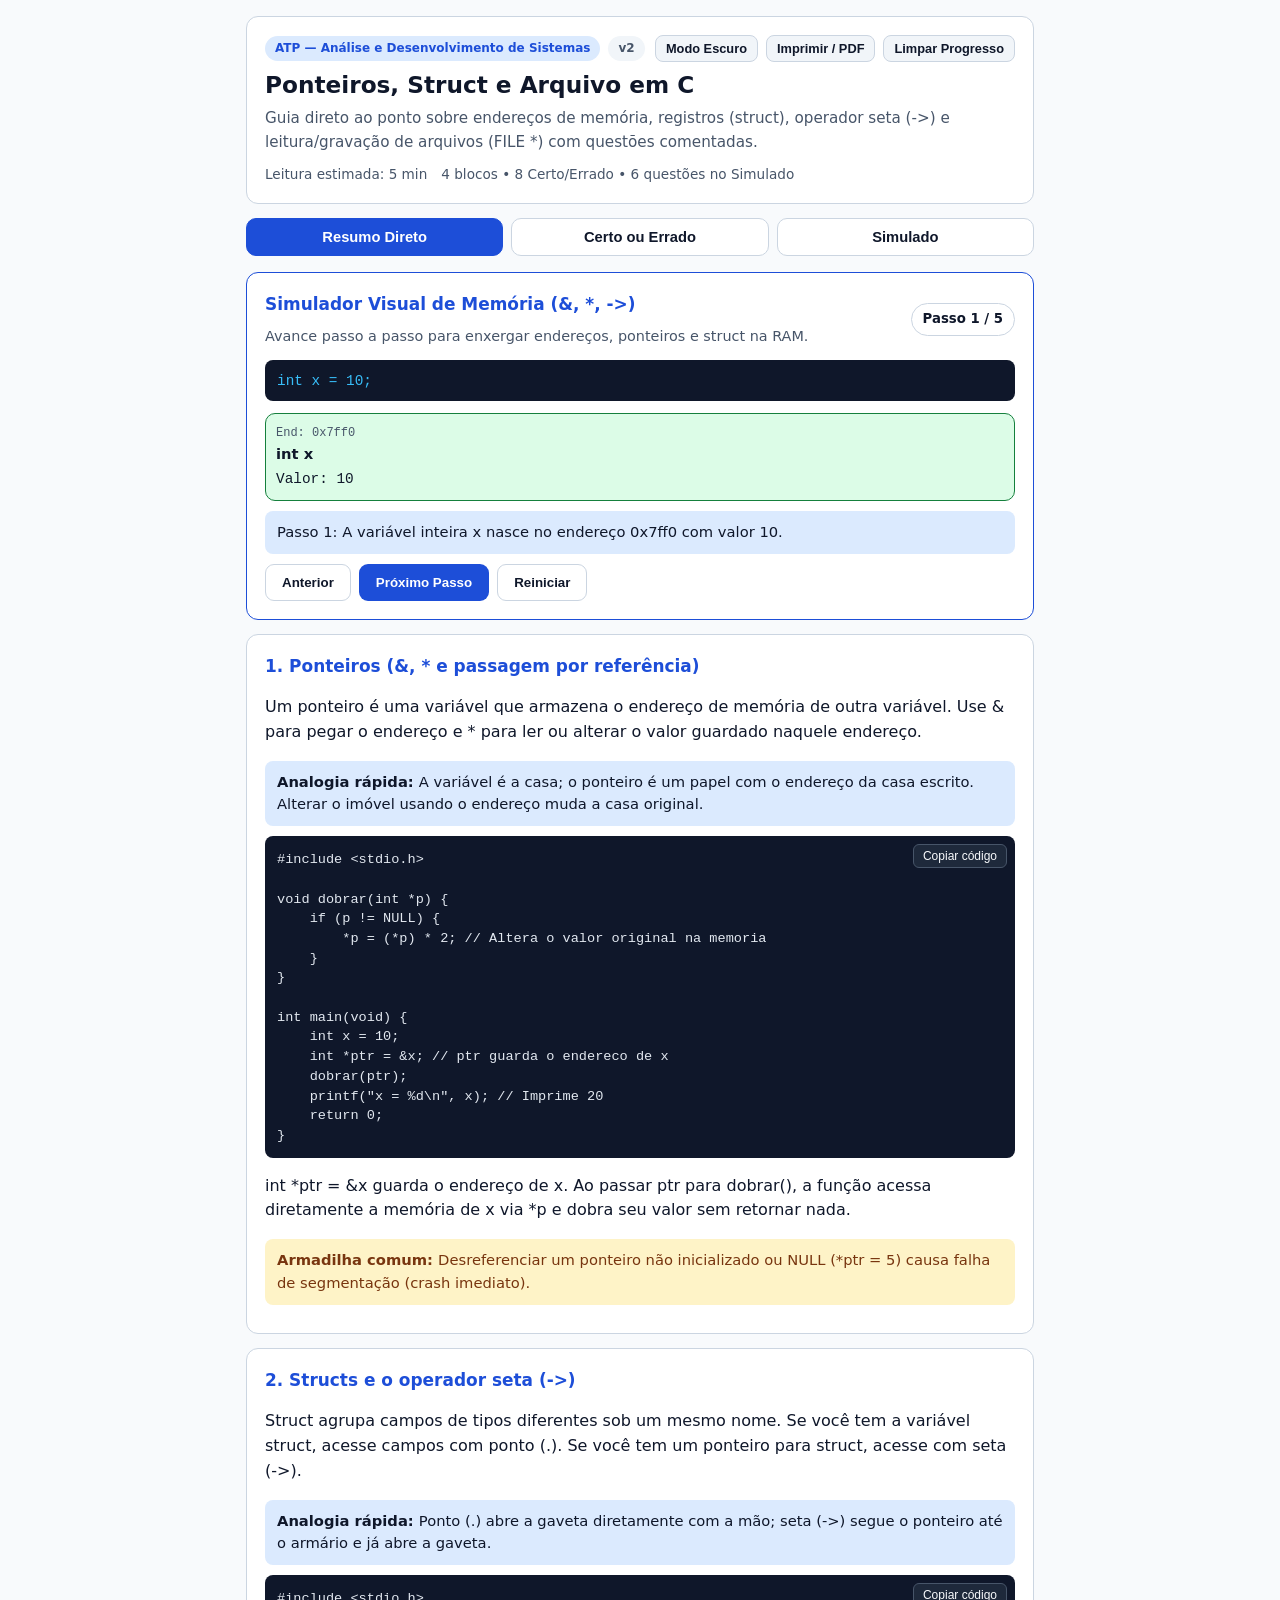
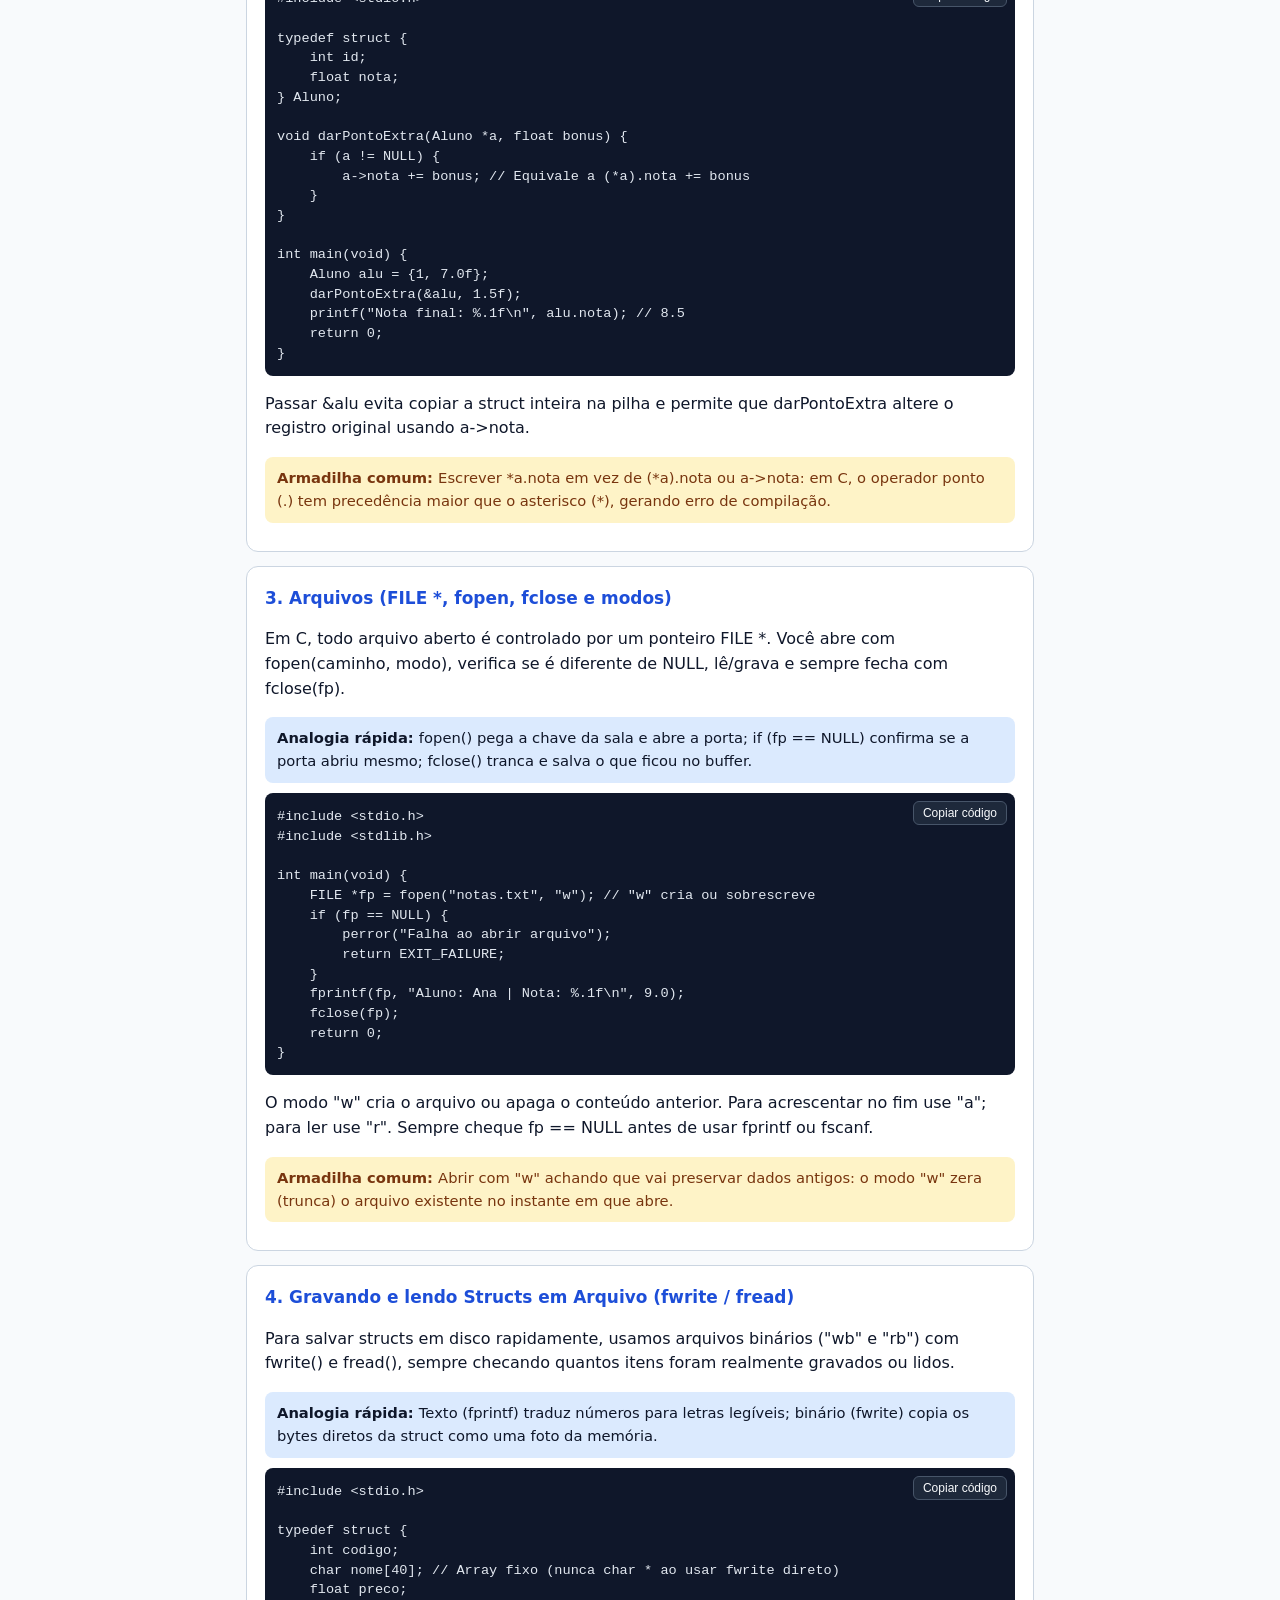
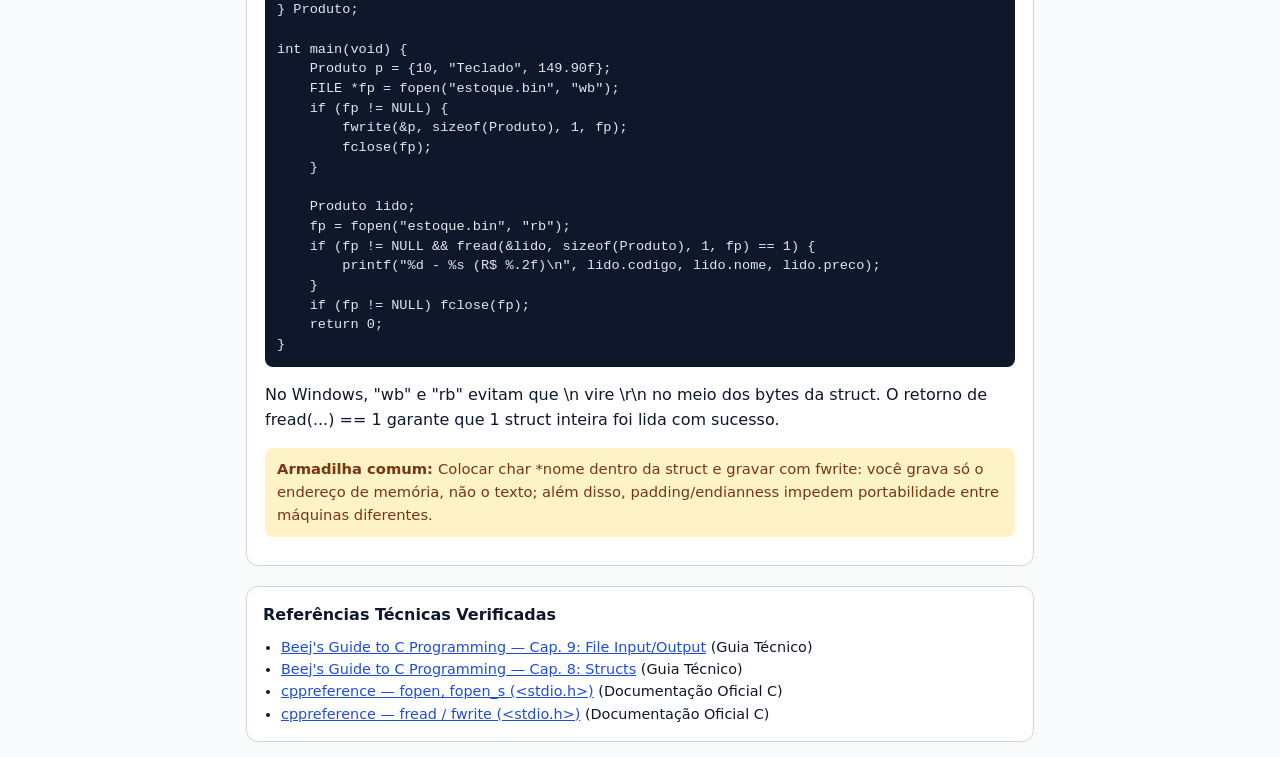
<file: outputs/v2-c-ponteiros-struct-arquivo/embed-google-sites.html>
<!DOCTYPE html>
<html lang="pt-BR">
<head>
  <meta charset="UTF-8" />
  <meta name="viewport" content="width=device-width, initial-scale=1.0" />
  <title>Guia Interativo ADS</title>
  <style>
:root {
  --bg: #f8fafc;
  --surface: #ffffff;
  --surface-alt: #f1f5f9;
  --text: #0f172a;
  --muted: #475569;
  --border: #cbd5e1;
  --primary: #1d4ed8;
  --primary-soft: #dbeafe;
  --ok: #15803d;
  --ok-soft: #dcfce7;
  --err: #b91c1c;
  --err-soft: #fee2e2;
  --warn: #b45309;
  --warn-soft: #fef3c7;
  --code-bg: #0f172a;
  --code-text: #e2e8f0;
  --radius: 12px;
}

[data-theme="dark"] {
  --bg: #0b1120;
  --surface: #111827;
  --surface-alt: #1e293b;
  --text: #f1f5f9;
  --muted: #94a3b8;
  --border: #334155;
  --primary: #60a5fa;
  --primary-soft: #1e3a8a;
  --ok: #4ade80;
  --ok-soft: #14532d;
  --err: #f87171;
  --err-soft: #7f1d1d;
  --warn: #fbbf24;
  --warn-soft: #451a03;
  --code-bg: #020617;
  --code-text: #e2e8f0;
}

* {
  box-sizing: border-box;
}

body {
  margin: 0;
  font-family: system-ui, -apple-system, "Segoe UI", Roboto, sans-serif;
  background: var(--bg);
  color: var(--text);
  line-height: 1.55;
}

.app-shell {
  max-width: 820px;
  margin: 0 auto;
  padding: 16px;
}

.hero {
  background: var(--surface);
  border: 1px solid var(--border);
  border-radius: var(--radius);
  padding: 18px;
  margin-bottom: 14px;
}

.hero-top {
  display: flex;
  flex-wrap: wrap;
  justify-content: space-between;
  align-items: center;
  gap: 8px;
  margin-bottom: 8px;
}

.hero-badges,
.toolbar-actions,
.sim-status-group,
.timer-box {
  display: flex;
  flex-wrap: wrap;
  align-items: center;
  gap: 8px;
}

.badge {
  display: inline-block;
  padding: 3px 10px;
  border-radius: 999px;
  font-size: 12px;
  font-weight: 600;
  background: var(--primary-soft);
  color: var(--primary);
}

.badge-muted {
  background: var(--surface-alt);
  color: var(--muted);
}

.btn-tool {
  border: 1px solid var(--border);
  background: var(--surface-alt);
  color: var(--text);
  padding: 5px 10px;
  border-radius: 8px;
  font-size: 0.8rem;
  font-weight: 600;
  cursor: pointer;
}

.hero h1 {
  margin: 4px 0 8px;
  font-size: 1.45rem;
  line-height: 1.25;
}

.subtitle {
  margin: 0 0 10px;
  color: var(--muted);
  font-size: 0.95rem;
}

.meta-bar {
  display: flex;
  flex-wrap: wrap;
  gap: 14px;
  font-size: 0.85rem;
  color: var(--muted);
}

.tabs {
  display: grid;
  grid-template-columns: repeat(3, 1fr);
  gap: 8px;
  margin-bottom: 16px;
}

.tab-btn {
  border: 1px solid var(--border);
  background: var(--surface);
  color: var(--text);
  padding: 10px 12px;
  border-radius: 10px;
  font-weight: 600;
  font-size: 0.92rem;
  cursor: pointer;
}

.tab-btn.active {
  background: var(--primary);
  color: #ffffff;
  border-color: var(--primary);
}

[data-theme="dark"] .tab-btn.active {
  color: #0b1120;
}

.tab-panel {
  display: none;
}

.tab-panel.active {
  display: block;
}

.panel-header {
  display: flex;
  flex-wrap: wrap;
  justify-content: space-between;
  align-items: center;
  gap: 10px;
  margin-bottom: 12px;
}

.panel-header h2,
.panel-header h3 {
  margin: 0;
}

.muted {
  color: var(--muted);
  margin: 2px 0 0;
  font-size: 0.9rem;
}

.pill-score {
  background: var(--surface);
  border: 1px solid var(--border);
  padding: 5px 11px;
  border-radius: 999px;
  font-size: 0.83rem;
  font-weight: 600;
}

.stack {
  display: flex;
  flex-direction: column;
  gap: 14px;
}

.card {
  background: var(--surface);
  border: 1px solid var(--border);
  border-radius: var(--radius);
  padding: 18px;
}

.card h3 {
  margin: 0 0 8px;
  font-size: 1.06rem;
  color: var(--primary);
}

.sim-mem-card {
  margin-bottom: 14px;
  border-color: var(--primary);
}

.mem-code-line {
  background: var(--code-bg);
  color: #38bdf8;
  padding: 9px 12px;
  border-radius: 8px;
  font-size: 0.9rem;
  margin-bottom: 12px;
  overflow-x: auto;
}

.mem-grid {
  display: grid;
  grid-template-columns: repeat(auto-fit, minmax(150px, 1fr));
  gap: 10px;
  margin-bottom: 10px;
}

.mem-box {
  border: 1px solid var(--border);
  border-radius: 10px;
  padding: 10px;
  background: var(--surface-alt);
}

.mem-box.changed {
  border-color: var(--ok);
  background: var(--ok-soft);
}

.mem-box.pointer-active {
  border-color: var(--primary);
  box-shadow: 0 0 0 2px var(--primary-soft);
}

.mem-addr {
  font-family: ui-monospace, SFMono-Regular, Menlo, Consolas, monospace;
  font-size: 0.75rem;
  color: var(--muted);
}

.mem-name {
  font-weight: 700;
  font-size: 0.92rem;
}

.mem-val {
  font-family: ui-monospace, SFMono-Regular, Menlo, Consolas, monospace;
  font-size: 0.9rem;
  margin-top: 2px;
}

.mem-controls {
  display: flex;
  flex-wrap: wrap;
  gap: 8px;
  margin-top: 10px;
}

.callout {
  border-radius: 8px;
  padding: 10px 12px;
  margin: 10px 0;
  font-size: 0.92rem;
}

.callout-analogia {
  background: var(--primary-soft);
}

.callout-armadilha {
  background: var(--warn-soft);
  color: #78350f;
}

[data-theme="dark"] .callout-armadilha {
  color: #fde68a;
}

.code-wrap {
  position: relative;
  margin: 10px 0;
}

.copy-btn {
  position: absolute;
  top: 8px;
  right: 8px;
  background: #1e293b;
  color: #f8fafc;
  border: 1px solid #475569;
  border-radius: 6px;
  padding: 4px 9px;
  font-size: 0.75rem;
  cursor: pointer;
}

pre {
  background: var(--code-bg);
  color: var(--code-text);
  padding: 14px 12px 12px;
  border-radius: 8px;
  overflow-x: auto;
  font-size: 0.85rem;
  line-height: 1.45;
  margin: 0;
}

code {
  font-family: ui-monospace, SFMono-Regular, Menlo, Consolas, monospace;
}

.progress-track {
  width: 100%;
  height: 8px;
  border-radius: 999px;
  background: var(--surface-alt);
  border: 1px solid var(--border);
  overflow: hidden;
  margin-bottom: 14px;
}

.progress-fill {
  height: 100%;
  width: 0%;
  background: var(--primary);
  transition: width 0.2s ease;
}

.ce-actions {
  display: flex;
  gap: 10px;
  margin-top: 12px;
}

.btn-choice {
  flex: 1;
  padding: 9px 12px;
  border: 1px solid var(--border);
  border-radius: 8px;
  background: var(--surface-alt);
  color: var(--text);
  font-weight: 600;
  cursor: pointer;
}

.btn-choice.selected-ok {
  background: var(--ok-soft);
  border-color: var(--ok);
  color: var(--ok);
}

.btn-choice.selected-err {
  background: var(--err-soft);
  border-color: var(--err);
  color: var(--err);
}

.feedback-box {
  margin-top: 12px;
  border-radius: 8px;
  padding: 12px;
  border-left: 4px solid var(--border);
  background: var(--surface-alt);
  font-size: 0.92rem;
}

.feedback-box.ok {
  background: var(--ok-soft);
  border-left-color: var(--ok);
}

.feedback-box.err {
  background: var(--err-soft);
  border-left-color: var(--err);
}

.feedback-box ol {
  margin: 8px 0;
  padding-left: 20px;
}

.opt-label {
  display: flex;
  align-items: flex-start;
  gap: 10px;
  padding: 9px 12px;
  border: 1px solid var(--border);
  border-radius: 8px;
  margin-top: 8px;
  cursor: pointer;
  background: var(--surface);
}

.opt-label.opt-correct {
  background: var(--ok-soft);
  border-color: var(--ok);
}

.opt-label.opt-wrong {
  background: var(--err-soft);
  border-color: var(--err);
}

.sim-pending-card {
  border-color: var(--warn);
}

.sim-actions {
  display: flex;
  flex-wrap: wrap;
  gap: 10px;
  margin-top: 16px;
}

.btn-primary,
.btn-secondary {
  padding: 10px 16px;
  border-radius: 9px;
  font-weight: 600;
  cursor: pointer;
  border: 1px solid transparent;
}

.btn-primary {
  background: var(--primary);
  color: #ffffff;
}

[data-theme="dark"] .btn-primary {
  color: #0b1120;
}

.btn-secondary {
  background: var(--surface);
  color: var(--text);
  border-color: var(--border);
}

.result-banner {
  margin-top: 14px;
  padding: 16px;
  border-radius: var(--radius);
  background: var(--surface);
  border: 2px solid var(--primary);
  font-weight: 600;
}

.refs-footer {
  margin-top: 20px;
  background: var(--surface);
  border: 1px solid var(--border);
  border-radius: var(--radius);
  padding: 16px;
  font-size: 0.9rem;
}

.refs-footer h3 {
  margin: 0 0 8px;
  font-size: 1rem;
}

.refs-footer ul {
  margin: 0;
  padding-left: 18px;
}

.refs-footer a {
  color: var(--primary);
}

@media (max-width: 600px) {
  .tabs {
    grid-template-columns: 1fr;
  }
  .app-shell {
    padding: 10px;
  }
}

@media print {
  .no-print {
    display: none !important;
  }
  .tab-panel {
    display: block !important;
    margin-bottom: 16px;
  }
  body {
    background: #ffffff;
    color: #000000;
  }
}

</style>
</head>
<body>
  <div class="app-shell">
    <header class="hero">
      <div class="hero-top">
        <div class="hero-badges">
          <span id="meta-disciplina" class="badge">ATP — ADS</span>
          <span id="meta-versao" class="badge badge-muted">v2</span>
        </div>
        <div class="toolbar-actions no-print">
          <button id="btn-theme" class="btn-tool" type="button" aria-label="Alternar tema">Modo Escuro</button>
          <button id="btn-print" class="btn-tool" type="button">Imprimir / PDF</button>
          <button id="btn-clear-progress" class="btn-tool" type="button">Limpar Progresso</button>
        </div>
      </div>
      <h1 id="meta-titulo">Carregando material...</h1>
      <p id="meta-resumo" class="subtitle"></p>
      <div class="meta-bar">
        <span id="meta-tempo"></span>
        <span id="meta-contagem"></span>
      </div>
    </header>

    <nav class="tabs no-print" role="tablist" aria-label="Navegação do material">
      <button class="tab-btn active" data-tab="resumo" role="tab" aria-selected="true">Resumo Direto</button>
      <button class="tab-btn" data-tab="ce" role="tab" aria-selected="false">Certo ou Errado</button>
      <button class="tab-btn" data-tab="simulado" role="tab" aria-selected="false">Simulado</button>
    </nav>

    <main>
      <section id="tab-resumo" class="tab-panel active">
        <article class="card sim-mem-card" aria-label="Simulador Visual de Memória e Ponteiros">
          <div class="panel-header">
            <div>
              <h3>Simulador Visual de Memória (&amp;, *, -&gt;)</h3>
              <p class="muted">Avance passo a passo para enxergar endereços, ponteiros e struct na RAM.</p>
            </div>
            <span id="mem-step-badge" class="pill-score">Passo 1 / 5</span>
          </div>
          <div class="mem-code-line"><code id="mem-code-line"></code></div>
          <div id="mem-boxes" class="mem-grid"></div>
          <p id="mem-explain" class="callout callout-analogia"></p>
          <div class="mem-controls no-print">
            <button id="mem-prev" class="btn-secondary" type="button">Anterior</button>
            <button id="mem-next" class="btn-primary" type="button">Próximo Passo</button>
            <button id="mem-reset" class="btn-secondary" type="button">Reiniciar</button>
          </div>
        </article>
        <div id="resumo-cards" class="stack"></div>
      </section>

      <section id="tab-ce" class="tab-panel">
        <div class="panel-header">
          <div>
            <h2>Questões Certo ou Errado</h2>
            <p class="muted">Responda para ver a explicação passo a passo na hora.</p>
          </div>
          <div id="ce-placar" class="pill-score">0 / 0 respondidas</div>
        </div>
        <div id="ce-lista" class="stack"></div>
      </section>

      <section id="tab-simulado" class="tab-panel">
        <div class="panel-header">
          <div>
            <h2>Simulado Prático</h2>
            <p class="muted">Marque uma alternativa por questão e clique em Finalizar.</p>
          </div>
          <div class="sim-status-group">
            <div class="timer-box no-print">
              <span id="sim-timer" class="pill-score">00:00</span>
              <button id="btn-timer-toggle" class="btn-tool" type="button">Iniciar Timer</button>
              <button id="btn-timer-reset" class="btn-tool" type="button">Zerar</button>
            </div>
            <div id="sim-progresso" class="pill-score">0 / 0 marcadas</div>
          </div>
        </div>
        <div class="progress-track no-print" aria-hidden="true">
          <div id="sim-progress-fill" class="progress-fill"></div>
        </div>
        <div id="sim-lista" class="stack"></div>
        <div id="sim-warning" class="callout callout-armadilha no-print" hidden></div>
        <div class="sim-actions no-print">
          <button id="btn-finalizar-simulado" class="btn-primary" type="button">Finalizar Simulado</button>
          <button id="btn-force-finalizar" class="btn-secondary" type="button" hidden>Finalizar mesmo assim</button>
          <button id="btn-filter-wrong" class="btn-secondary" type="button" hidden>Ver apenas as que errei</button>
          <button id="btn-retry-wrong" class="btn-secondary" type="button" hidden>Refazer apenas erradas</button>
          <button id="btn-refazer-simulado" class="btn-secondary" type="button" hidden>Refazer Simulado</button>
        </div>
        <div id="sim-resultado" class="result-banner" hidden></div>
      </section>
    </main>

    <footer class="refs-footer">
      <h3>Referências Técnicas Verificadas</h3>
      <ul id="lista-referencias"></ul>
    </footer>
  </div>

  <script>
window.__STUDY_DATA__ = {
  "meta": {
    "titulo": "Ponteiros, Struct e Arquivo em C",
    "disciplina": "ATP — Análise e Desenvolvimento de Sistemas",
    "resumo_curto": "Guia direto ao ponto sobre endereços de memória, registros (struct), operador seta (->) e leitura/gravação de arquivos (FILE *) com questões comentadas.",
    "tempo_leitura_min": 5,
    "versao": "v2"
  },
  "secoes_estudo": [
    {
      "id": "ponteiros",
      "titulo": "1. Ponteiros (&, * e passagem por referência)",
      "explicacao_curta": "Um ponteiro é uma variável que armazena o endereço de memória de outra variável. Use & para pegar o endereço e * para ler ou alterar o valor guardado naquele endereço.",
      "analogia": "A variável é a casa; o ponteiro é um papel com o endereço da casa escrito. Alterar o imóvel usando o endereço muda a casa original.",
      "codigo_c": "#include <stdio.h>\n\nvoid dobrar(int *p) {\n    if (p != NULL) {\n        *p = (*p) * 2; // Altera o valor original na memoria\n    }\n}\n\nint main(void) {\n    int x = 10;\n    int *ptr = &x; // ptr guarda o endereco de x\n    dobrar(ptr);\n    printf(\"x = %d\\n\", x); // Imprime 20\n    return 0;\n}",
      "explicacao_codigo": "int *ptr = &x guarda o endereço de x. Ao passar ptr para dobrar(), a função acessa diretamente a memória de x via *p e dobra seu valor sem retornar nada.",
      "armadilha_comum": "Desreferenciar um ponteiro não inicializado ou NULL (*ptr = 5) causa falha de segmentação (crash imediato)."
    },
    {
      "id": "structs",
      "titulo": "2. Structs e o operador seta (->)",
      "explicacao_curta": "Struct agrupa campos de tipos diferentes sob um mesmo nome. Se você tem a variável struct, acesse campos com ponto (.). Se você tem um ponteiro para struct, acesse com seta (->).",
      "analogia": "Ponto (.) abre a gaveta diretamente com a mão; seta (->) segue o ponteiro até o armário e já abre a gaveta.",
      "codigo_c": "#include <stdio.h>\n\ntypedef struct {\n    int id;\n    float nota;\n} Aluno;\n\nvoid darPontoExtra(Aluno *a, float bonus) {\n    if (a != NULL) {\n        a->nota += bonus; // Equivale a (*a).nota += bonus\n    }\n}\n\nint main(void) {\n    Aluno alu = {1, 7.0f};\n    darPontoExtra(&alu, 1.5f);\n    printf(\"Nota final: %.1f\\n\", alu.nota); // 8.5\n    return 0;\n}",
      "explicacao_codigo": "Passar &alu evita copiar a struct inteira na pilha e permite que darPontoExtra altere o registro original usando a->nota.",
      "armadilha_comum": "Escrever *a.nota em vez de (*a).nota ou a->nota: em C, o operador ponto (.) tem precedência maior que o asterisco (*), gerando erro de compilação."
    },
    {
      "id": "arquivos-file",
      "titulo": "3. Arquivos (FILE *, fopen, fclose e modos)",
      "explicacao_curta": "Em C, todo arquivo aberto é controlado por um ponteiro FILE *. Você abre com fopen(caminho, modo), verifica se é diferente de NULL, lê/grava e sempre fecha com fclose(fp).",
      "analogia": "fopen() pega a chave da sala e abre a porta; if (fp == NULL) confirma se a porta abriu mesmo; fclose() tranca e salva o que ficou no buffer.",
      "codigo_c": "#include <stdio.h>\n#include <stdlib.h>\n\nint main(void) {\n    FILE *fp = fopen(\"notas.txt\", \"w\"); // \"w\" cria ou sobrescreve\n    if (fp == NULL) {\n        perror(\"Falha ao abrir arquivo\");\n        return EXIT_FAILURE;\n    }\n    fprintf(fp, \"Aluno: Ana | Nota: %.1f\\n\", 9.0);\n    fclose(fp);\n    return 0;\n}",
      "explicacao_codigo": "O modo \"w\" cria o arquivo ou apaga o conteúdo anterior. Para acrescentar no fim use \"a\"; para ler use \"r\". Sempre cheque fp == NULL antes de usar fprintf ou fscanf.",
      "armadilha_comum": "Abrir com \"w\" achando que vai preservar dados antigos: o modo \"w\" zera (trunca) o arquivo existente no instante em que abre."
    },
    {
      "id": "integracao-binaria",
      "titulo": "4. Gravando e lendo Structs em Arquivo (fwrite / fread)",
      "explicacao_curta": "Para salvar structs em disco rapidamente, usamos arquivos binários (\"wb\" e \"rb\") com fwrite() e fread(), sempre checando quantos itens foram realmente gravados ou lidos.",
      "analogia": "Texto (fprintf) traduz números para letras legíveis; binário (fwrite) copia os bytes diretos da struct como uma foto da memória.",
      "codigo_c": "#include <stdio.h>\n\ntypedef struct {\n    int codigo;\n    char nome[40]; // Array fixo (nunca char * ao usar fwrite direto)\n    float preco;\n} Produto;\n\nint main(void) {\n    Produto p = {10, \"Teclado\", 149.90f};\n    FILE *fp = fopen(\"estoque.bin\", \"wb\");\n    if (fp != NULL) {\n        fwrite(&p, sizeof(Produto), 1, fp);\n        fclose(fp);\n    }\n\n    Produto lido;\n    fp = fopen(\"estoque.bin\", \"rb\");\n    if (fp != NULL && fread(&lido, sizeof(Produto), 1, fp) == 1) {\n        printf(\"%d - %s (R$ %.2f)\\n\", lido.codigo, lido.nome, lido.preco);\n    }\n    if (fp != NULL) fclose(fp);\n    return 0;\n}",
      "explicacao_codigo": "No Windows, \"wb\" e \"rb\" evitam que \\n vire \\r\\n no meio dos bytes da struct. O retorno de fread(...) == 1 garante que 1 struct inteira foi lida com sucesso.",
      "armadilha_comum": "Colocar char *nome dentro da struct e gravar com fwrite: você grava só o endereço de memória, não o texto; além disso, padding/endianness impedem portabilidade entre máquinas diferentes."
    }
  ],
  "certo_errado": [
    {
      "id": "ce1",
      "enunciado": "Se p é um ponteiro para struct Aluno (Aluno *p), a expressão p->nota é equivalente a (*p).nota.",
      "gabarito": true,
      "explicacao_passos": [
        "Passo 1: p guarda o endereço de uma struct Aluno na memória.",
        "Passo 2: (*p) desreferencia o ponteiro, obtendo a struct em si, e .nota acessa o campo.",
        "Passo 3: O operador seta (->) existe exatamente como atalho direto para (*p).nota."
      ],
      "ponto_chave": "p->campo equivale a (*p).campo."
    },
    {
      "id": "ce2",
      "enunciado": "Ao abrir um arquivo com fopen(\"dados.txt\", \"w\"), se o arquivo já existir, o novo texto será adicionado ao final sem apagar o conteúdo antigo.",
      "gabarito": false,
      "explicacao_passos": [
        "Passo 1: O modo \"w\" abre para escrita e trunca (zera) o arquivo se ele já existir.",
        "Passo 2: O modo correto para acrescentar ao final mantendo o conteúdo antigo é \"a\" (append).",
        "Passo 3: Portanto, a afirmação está errada."
      ],
      "ponto_chave": "\"w\" sobrescreve do zero; \"a\" acrescenta no final."
    },
    {
      "id": "ce3",
      "enunciado": "Em C, é seguro usar fwrite(&reg, sizeof(Registro), 1, fp) quando a struct Registro possui um campo char *nome alocado com malloc.",
      "gabarito": false,
      "explicacao_passos": [
        "Passo 1: fwrite copia exatamente os bytes contíguos da struct.",
        "Passo 2: Um campo char *nome ocupa apenas o tamanho de um endereço (4 ou 8 bytes), não os caracteres da string.",
        "Passo 3: Ao ler o arquivo depois em outra execução, aquele endereço apontará para lixo de memória (dangling pointer)."
      ],
      "ponto_chave": "Nunca serialize ponteiros internos com fwrite direto; use char nome[TAM] fixo ou grave campo a campo."
    },
    {
      "id": "ce4",
      "enunciado": "Se fopen(\"entrada.txt\", \"r\") não encontrar o arquivo no disco, a função retorna NULL e o programa deve testar esse retorno antes de ler.",
      "gabarito": true,
      "explicacao_passos": [
        "Passo 1: O modo \"r\" exige que o arquivo já exista.",
        "Passo 2: Em caso de erro (arquivo inexistente ou sem permissão), fopen retorna NULL.",
        "Passo 3: Passar NULL para fread/fscanf/fclose provoca comportamento indefinido e crash."
      ],
      "ponto_chave": "Sempre faça if (fp == NULL) após fopen()."
    },
    {
      "id": "ce5",
      "enunciado": "No Windows, abrir um arquivo binário usando apenas \"w\" ou \"r\" (sem o modificador \"b\") pode corromper dados de structs gravadas com fwrite/fread.",
      "gabarito": true,
      "explicacao_passos": [
        "Passo 1: Sem \"b\", o stream é aberto em modo texto.",
        "Passo 2: No Windows, o modo texto traduz \\n (0x0A) para \\r\\n (0x0D 0x0A) e trata 0x1A (Ctrl+Z) como fim de arquivo.",
        "Passo 3: Como inteiros e floats dentro de uma struct podem conter esses bytes, usar \"wb\" e \"rb\" é obrigatório para evitar corrupção."
      ],
      "ponto_chave": "Arquivos binários no Windows exigem \"rb\" / \"wb\"."
    },
    {
      "id": "ce6",
      "enunciado": "A função fread(buf, sizeof(Aluno), 5, fp) retorna o total de bytes lidos do arquivo.",
      "gabarito": false,
      "explicacao_passos": [
        "Passo 1: A assinatura de fread é fread(ptr, size, count, stream).",
        "Passo 2: O retorno é o número de ELEMENTOS (de tamanho size) lidos com sucesso, e não o número de bytes.",
        "Passo 3: No exemplo, se ler os 5 alunos completos, fread retorna 5 (e não 5 * sizeof(Aluno))."
      ],
      "ponto_chave": "fread e fwrite retornam a quantidade de itens (count) processados, não bytes."
    },
    {
      "id": "ce7",
      "enunciado": "Na expressão *p.campo, o compilador C interpreta como *(p.campo) porque o operador ponto (.) tem precedência maior que o asterisco (*).",
      "gabarito": true,
      "explicacao_passos": [
        "Passo 1: Em C, operadores pós-fixados como . e -> têm precedência maior que operadores unários como *.",
        "Passo 2: Logo, *p.campo tenta acessar p.campo primeiro, o que falha se p for um ponteiro.",
        "Passo 3: Por isso devemos escrever (*p).campo ou p->campo."
      ],
      "ponto_chave": "Use sempre parênteses (*p).campo ou o atalho p->campo."
    },
    {
      "id": "ce8",
      "enunciado": "A função fgetc(fp) deve ter seu retorno armazenado em uma variável do tipo int, e não char, para conseguir distinguir o caractere EOF.",
      "gabarito": true,
      "explicacao_passos": [
        "Passo 1: fgetc retorna o byte lido convertido para unsigned char como int (0 a 255), ou EOF (geralmente -1).",
        "Passo 2: Se armazenado em char, um byte válido como 0xFF (255) pode ser confundido com EOF (-1) ou vice-versa.",
        "Passo 3: Usar int c; evita encerrar a leitura antes da hora."
      ],
      "ponto_chave": "Guarde o retorno de fgetc() sempre em int."
    }
  ],
  "simulado": [
    {
      "id": "s1",
      "enunciado": "Qual trecho altera corretamente o campo 'idade' de uma struct Pessoa passada por ponteiro para a função?",
      "codigo_opcional": "typedef struct { int idade; } Pessoa;\nvoid fazAniversario(Pessoa *p) { /* ??? */ }",
      "alternativas": [
        "p.idade = p.idade + 1;",
        "p->idade = p->idade + 1;",
        "*p.idade = *p.idade + 1;",
        "&p->idade = p->idade + 1;"
      ],
      "correta": 1,
      "explicacao_correta": "Como p é um ponteiro (Pessoa *), o operador seta (->) desreferencia p e acessa o campo idade diretamente.",
      "por_que_outras_falham": "A usa ponto em ponteiro; C falha por precedência (*p.idade tenta *(p.idade)); D tenta atribuir valor a um endereço (&)."
    },
    {
      "id": "s2",
      "enunciado": "Você precisa acrescentar novos logs ao final de 'acessos.log' sem apagar os registros já existentes. Qual chamada de fopen usar?",
      "codigo_opcional": "",
      "alternativas": [
        "fopen(\"acessos.log\", \"w\")",
        "fopen(\"acessos.log\", \"r\")",
        "fopen(\"acessos.log\", \"a\")",
        "fopen(\"acessos.log\", \"w+\")"
      ],
      "correta": 2,
      "explicacao_correta": "O modo \"a\" (append) preserva o conteúdo existente e grava sempre ao final do arquivo (criando-o se não existir).",
      "por_que_outras_falham": "\"w\" e \"w+\" apagam (truncam) o arquivo ao abrir; \"r\" abre apenas para leitura e falha se o arquivo não existir."
    },
    {
      "id": "s3",
      "enunciado": "Considere o código abaixo. Qual será a saída impressa no console?",
      "codigo_opcional": "int a = 5, b = 12;\nint *p = &a;\n*p = 8;\np = &b;\n*p = *p + a;\nprintf(\"%d %d\", a, b);",
      "alternativas": [
        "5 17",
        "8 17",
        "8 20",
        "12 20"
      ],
      "correta": 2,
      "explicacao_correta": "Primeiro p aponta para a, então *p = 8 altera a para 8. Depois p passa a apontar para b (12) e *p = *p + a faz b = 12 + 8 = 20. Resultado: 8 20.",
      "por_que_outras_falham": "A ignora que *p = 8 mudou a; B soma a antigo (5) com 12; D confunde os valores finais de a e b."
    },
    {
      "id": "s4",
      "enunciado": "Qual verificação garante que 3 registros da struct Item foram realmente lidos de 'itens.bin'?",
      "codigo_opcional": "Item vet[3];\nFILE *fp = fopen(\"itens.bin\", \"rb\");",
      "alternativas": [
        "if (fp != NULL && fread(vet, sizeof(Item), 3, fp) == 3)",
        "if (fp != NULL && fread(vet, sizeof(Item), 3, fp) == 3 * sizeof(Item))",
        "if (fread(vet, 1, 3, fp) == 3)",
        "if (fopen == NULL)"
      ],
      "correta": 0,
      "explicacao_correta": "Primeiro valida se fp != NULL e depois checa se fread retornou exatamente 3 (o número de elementos Item lidos).",
      "por_que_outras_falham": "B confunde contagem de itens com total de bytes; C lê apenas 3 bytes (size=1) e não verifica fp != NULL; D compara função em vez de ponteiro."
    },
    {
      "id": "s5",
      "enunciado": "Por que Beej's Guide alerta que gravar uma struct inteira com fwrite() nem sempre é portável entre máquinas/compiladores?",
      "codigo_opcional": "",
      "alternativas": [
        "Porque fwrite só aceita strings char*.",
        "Porque o compilador pode inserir bytes de padding e arquiteturas mudam a endianness.",
        "Porque fclose() apaga os dados se usar struct.",
        "Porque FILE* não funciona com sizeof()."
      ],
      "correta": 1,
      "explicacao_correta": "Compiladores inserem padding de alinhamento entre campos da struct, e CPUs diferentes podem usar little-endian ou big-endian.",
      "por_que_outras_falham": "A é falso (fwrite grava qualquer bloco de bytes); C e D são tecnicamente falsos em C."
    },
    {
      "id": "s6",
      "enunciado": "Ao ler strings de um arquivo com entrada de tamanho desconhecido, qual cuidado evita buffer overflow?",
      "codigo_opcional": "char linha[64];",
      "alternativas": [
        "Usar fscanf(fp, \"%s\", linha) sem limite de largura.",
        "Usar fgets(linha, sizeof(linha), fp) informando o tamanho máximo do buffer.",
        "Usar fwrite(linha, sizeof(linha), 1, fp) para ler.",
        "Remover o '\\0' do final da string antes de abrir o arquivo."
      ],
      "correta": 1,
      "explicacao_correta": "fgets(linha, sizeof(linha), fp) limita a leitura ao tamanho do buffer e garante o terminador '\\0' ao final.",
      "por_que_outras_falham": "A pode invadir memória além de 64 bytes; C usa função de escrita para ler; D quebra strings C."
    }
  ],
  "referencias": [
    {
      "titulo": "Beej's Guide to C Programming — Cap. 9: File Input/Output",
      "url": "https://beej.us/guide/bgc/html/split/file-inputoutput.html",
      "tipo": "Guia Técnico"
    },
    {
      "titulo": "Beej's Guide to C Programming — Cap. 8: Structs",
      "url": "https://beej.us/guide/bgc/html/split/structs.html",
      "tipo": "Guia Técnico"
    },
    {
      "titulo": "cppreference — fopen, fopen_s (<stdio.h>)",
      "url": "https://en.cppreference.com/c/io/fopen",
      "tipo": "Documentação Oficial C"
    },
    {
      "titulo": "cppreference — fread / fwrite (<stdio.h>)",
      "url": "https://en.cppreference.com/w/c/io/fread",
      "tipo": "Documentação Oficial C"
    }
  ]
};
</script>
<script>
(function () {
  "use strict";

  const STORAGE_KEY = "ads_study_v2_progress";
  const THEME_KEY = "ads_study_theme";

  const MEMORY_STEPS = [
    {
      code: "int x = 10;",
      explain: "Passo 1: A variável inteira x nasce no endereço 0x7ff0 com valor 10.",
      boxes: [
        { addr: "0x7ff0", name: "int x", val: "10", changed: true, ptr: false }
      ]
    },
    {
      code: "int *p = &x;",
      explain: "Passo 2: O ponteiro p (em 0x7ff4) guarda o endereço &x (0x7ff0).",
      boxes: [
        { addr: "0x7ff0", name: "int x", val: "10", changed: false, ptr: false },
        { addr: "0x7ff4", name: "int *p", val: "0x7ff0 -> x", changed: true, ptr: true }
      ]
    },
    {
      code: "*p = 20;",
      explain: "Passo 3: *p segue 0x7ff0 e altera o valor original de x para 20.",
      boxes: [
        { addr: "0x7ff0", name: "int x", val: "20", changed: true, ptr: false },
        { addr: "0x7ff4", name: "int *p", val: "0x7ff0 -> x", changed: false, ptr: true }
      ]
    },
    {
      code: "Aluno a = {101, 7.5}; Aluno *pa = &a;",
      explain: "Passo 4: A struct a ocupa 0x7ff8 e o ponteiro pa guarda 0x7ff8.",
      boxes: [
        { addr: "0x7ff8", name: "Aluno a", val: "{id: 101, nota: 7.5}", changed: true, ptr: false },
        { addr: "0x7ffc", name: "Aluno *pa", val: "0x7ff8 -> a", changed: true, ptr: true }
      ]
    },
    {
      code: "pa->nota = 8.5;",
      explain: "Passo 5: O operador seta (->) acessa (*pa).nota e atualiza a.nota para 8.5.",
      boxes: [
        { addr: "0x7ff8", name: "Aluno a", val: "{id: 101, nota: 8.5}", changed: true, ptr: false },
        { addr: "0x7ffc", name: "Aluno *pa", val: "0x7ff8 -> a", changed: false, ptr: true }
      ]
    }
  ];

  let studyData = null;
  let memIndex = 0;
  let ceAnswers = {};
  let simAnswers = {};
  let simFinished = false;
  let filterWrongOnly = false;
  let retrySubsetIds = null;
  let pendingHighlight = new Set();
  let timerSeconds = 0;
  let timerId = null;

  function plural(n, singular, pluralWord) {
    return n + " " + (n === 1 ? singular : pluralWord);
  }

  function el(tag, className, text) {
    const node = document.createElement(tag);
    if (className) node.className = className;
    if (text !== undefined && text !== null) node.textContent = text;
    return node;
  }

  function saveState() {
    try {
      localStorage.setItem(
        STORAGE_KEY,
        JSON.stringify({ ceAnswers, simAnswers, simFinished })
      );
    } catch (_) {}
  }

  function loadState() {
    try {
      const raw = localStorage.getItem(STORAGE_KEY);
      if (!raw) return;
      const parsed = JSON.parse(raw);
      ceAnswers = parsed.ceAnswers || {};
      simAnswers = parsed.simAnswers || {};
      simFinished = Boolean(parsed.simFinished);
    } catch (_) {}
  }

  function applyTheme(theme) {
    document.documentElement.setAttribute("data-theme", theme);
    const btn = document.getElementById("btn-theme");
    btn.textContent = theme === "dark" ? "Modo Claro" : "Modo Escuro";
  }

  function setupToolbar() {
    const savedTheme = localStorage.getItem(THEME_KEY) || "light";
    applyTheme(savedTheme);

    document.getElementById("btn-theme").addEventListener("click", () => {
      const current = document.documentElement.getAttribute("data-theme") === "dark" ? "dark" : "light";
      const next = current === "dark" ? "light" : "dark";
      localStorage.setItem(THEME_KEY, next);
      applyTheme(next);
    });

    document.getElementById("btn-print").addEventListener("click", () => {
      window.print();
    });

    document.getElementById("btn-clear-progress").addEventListener("click", () => {
      ceAnswers = {};
      simAnswers = {};
      simFinished = false;
      filterWrongOnly = false;
      retrySubsetIds = null;
      pendingHighlight.clear();
      try {
        localStorage.removeItem(STORAGE_KEY);
      } catch (_) {}
      document.getElementById("sim-resultado").hidden = true;
      document.getElementById("sim-warning").hidden = true;
      renderCertoErrado(studyData);
      renderSimulado(studyData);
      syncSimButtons();
    });
  }

  function renderMemorySimulator() {
    const step = MEMORY_STEPS[memIndex];
    document.getElementById("mem-step-badge").textContent =
      "Passo " + (memIndex + 1) + " / " + MEMORY_STEPS.length;
    document.getElementById("mem-code-line").textContent = step.code;
    document.getElementById("mem-explain").textContent = step.explain;

    const grid = document.getElementById("mem-boxes");
    grid.innerHTML = "";
    step.boxes.forEach((b) => {
      const box = el(
        "div",
        "mem-box" + (b.changed ? " changed" : "") + (b.ptr ? " pointer-active" : "")
      );
      box.appendChild(el("div", "mem-addr", "End: " + b.addr));
      box.appendChild(el("div", "mem-name", b.name));
      box.appendChild(el("div", "mem-val", "Valor: " + b.val));
      grid.appendChild(box);
    });

    document.getElementById("mem-prev").disabled = memIndex === 0;
    document.getElementById("mem-next").disabled = memIndex === MEMORY_STEPS.length - 1;
  }

  function setupMemorySimulator() {
    document.getElementById("mem-prev").addEventListener("click", () => {
      if (memIndex > 0) {
        memIndex -= 1;
        renderMemorySimulator();
      }
    });
    document.getElementById("mem-next").addEventListener("click", () => {
      if (memIndex < MEMORY_STEPS.length - 1) {
        memIndex += 1;
        renderMemorySimulator();
      }
    });
    document.getElementById("mem-reset").addEventListener("click", () => {
      memIndex = 0;
      renderMemorySimulator();
    });
    renderMemorySimulator();
  }

  async function loadData() {
    if (window.__STUDY_DATA__) return window.__STUDY_DATA__;
    const resp = await fetch("./content.json");
    if (!resp.ok) throw new Error("Nao foi possivel carregar content.json");
    return resp.json();
  }

  function setupTabs() {
    const buttons = document.querySelectorAll(".tab-btn");
    const panels = document.querySelectorAll(".tab-panel");
    buttons.forEach((btn) => {
      btn.addEventListener("click", () => {
        const target = btn.getAttribute("data-tab");
        buttons.forEach((b) => {
          const active = b === btn;
          b.classList.toggle("active", active);
          b.setAttribute("aria-selected", active ? "true" : "false");
        });
        panels.forEach((p) => p.classList.toggle("active", p.id === "tab-" + target));
      });
    });
  }

  function createCodeBlock(codeText) {
    const wrap = el("div", "code-wrap");
    const btn = el("button", "copy-btn no-print", "Copiar código");
    btn.type = "button";
    btn.addEventListener("click", async () => {
      try {
        await navigator.clipboard.writeText(codeText);
        btn.textContent = "Copiado!";
        setTimeout(() => {
          btn.textContent = "Copiar código";
        }, 1500);
      } catch (_) {
        btn.textContent = "Selecione e copie";
      }
    });
    const pre = el("pre");
    pre.appendChild(el("code", null, codeText));
    wrap.appendChild(btn);
    wrap.appendChild(pre);
    return wrap;
  }

  function renderHeader(data) {
    document.title = data.meta.titulo + " | Guia ADS";
    document.getElementById("meta-disciplina").textContent = data.meta.disciplina;
    document.getElementById("meta-versao").textContent = data.meta.versao;
    document.getElementById("meta-titulo").textContent = data.meta.titulo;
    document.getElementById("meta-resumo").textContent = data.meta.resumo_curto;
    document.getElementById("meta-tempo").textContent =
      "Leitura estimada: " + data.meta.tempo_leitura_min + " min";
    document.getElementById("meta-contagem").textContent =
      data.secoes_estudo.length +
      " blocos • " +
      data.certo_errado.length +
      " Certo/Errado • " +
      data.simulado.length +
      " questões no Simulado";
  }

  function renderResumo(data) {
    const root = document.getElementById("resumo-cards");
    root.innerHTML = "";

    data.secoes_estudo.forEach((sec) => {
      const card = el("article", "card");
      card.appendChild(el("h3", null, sec.titulo));
      card.appendChild(el("p", null, sec.explicacao_curta));

      const analogia = el("div", "callout callout-analogia");
      analogia.appendChild(el("strong", null, "Analogia rápida: "));
      analogia.appendChild(document.createTextNode(sec.analogia));
      card.appendChild(analogia);

      card.appendChild(createCodeBlock(sec.codigo_c));
      card.appendChild(el("p", null, sec.explicacao_codigo));

      const trap = el("div", "callout callout-armadilha");
      trap.appendChild(el("strong", null, "Armadilha comum: "));
      trap.appendChild(document.createTextNode(sec.armadilha_comum));
      card.appendChild(trap);

      root.appendChild(card);
    });
  }

  function updateCeScore() {
    const total = studyData.certo_errado.length;
    const answered = Object.keys(ceAnswers).length;
    const hits = studyData.certo_errado.filter((q) => ceAnswers[q.id] === q.gabarito).length;
    document.getElementById("ce-placar").textContent =
      answered + " / " + total + " " + (answered === 1 ? "respondida" : "respondidas") +
      " (" + plural(hits, "acerto", "acertos") + ")";
  }

  function renderCertoErrado(data) {
    const root = document.getElementById("ce-lista");
    root.innerHTML = "";

    data.certo_errado.forEach((q, idx) => {
      const card = el("article", "card");
      card.appendChild(el("h3", null, "Questão " + (idx + 1)));
      card.appendChild(el("p", null, q.enunciado));

      const actions = el("div", "ce-actions");
      const btnCerto = el("button", "btn-choice", "Certo");
      btnCerto.type = "button";
      const btnErrado = el("button", "btn-choice", "Errado");
      btnErrado.type = "button";
      const feedback = el("div", "feedback-box");
      feedback.hidden = true;

      function showChoice(choice) {
        const ok = choice === q.gabarito;
        btnCerto.className = "btn-choice" + (choice === true ? (ok ? " selected-ok" : " selected-err") : "");
        btnErrado.className = "btn-choice" + (choice === false ? (ok ? " selected-ok" : " selected-err") : "");

        feedback.className = "feedback-box " + (ok ? "ok" : "err");
        feedback.innerHTML = "";
        feedback.appendChild(
          el(
            "strong",
            null,
            (ok ? "Você acertou! " : "Resposta incorreta. ") +
              "Gabarito: " +
              (q.gabarito ? "CERTO" : "ERRADO")
          )
        );
        const ol = el("ol");
        q.explicacao_passos.forEach((s) => ol.appendChild(el("li", null, s)));
        feedback.appendChild(ol);

        const pk = el("p");
        pk.appendChild(el("strong", null, "Ponto-chave: "));
        pk.appendChild(document.createTextNode(q.ponto_chave));
        feedback.appendChild(pk);
        feedback.hidden = false;
      }

      if (typeof ceAnswers[q.id] === "boolean") {
        showChoice(ceAnswers[q.id]);
      }

      function onSelect(choice) {
        ceAnswers[q.id] = choice;
        saveState();
        showChoice(choice);
        updateCeScore();
      }

      btnCerto.addEventListener("click", () => onSelect(true));
      btnErrado.addEventListener("click", () => onSelect(false));

      actions.appendChild(btnCerto);
      actions.appendChild(btnErrado);
      card.appendChild(actions);
      card.appendChild(feedback);
      root.appendChild(card);
    });

    updateCeScore();
  }

  function activeQuestions() {
    if (!retrySubsetIds) return studyData.simulado;
    return studyData.simulado.filter((q) => retrySubsetIds.has(q.id));
  }

  function updateSimProgress() {
    const list = activeQuestions();
    const total = list.length;
    const marked = list.filter((q) => simAnswers[q.id] !== undefined).length;
    document.getElementById("sim-progresso").textContent =
      marked + " / " + total + " " + (marked === 1 ? "marcada" : "marcadas");
    const pct = total ? Math.round((marked / total) * 100) : 0;
    document.getElementById("sim-progress-fill").style.width = pct + "%";
  }

  function renderSimulado(data) {
    const root = document.getElementById("sim-lista");
    root.innerHTML = "";
    const list = activeQuestions();

    list.forEach((q, idx) => {
      const ok = simAnswers[q.id] === q.correta;
      if (simFinished && filterWrongOnly && ok) return;

      const card = el("article", "card" + (pendingHighlight.has(q.id) ? " sim-pending-card" : ""));
      card.appendChild(el("h3", null, "Questão " + (idx + 1)));
      card.appendChild(el("p", null, q.enunciado));

      if (q.codigo_opcional && q.codigo_opcional.trim()) {
        card.appendChild(createCodeBlock(q.codigo_opcional));
      }

      const optsWrap = el("div", "sim-options");
      q.alternativas.forEach((alt, optIdx) => {
        const label = el("label", "opt-label");
        const radio = document.createElement("input");
        radio.type = "radio";
        radio.name = "sim-" + q.id;
        radio.value = String(optIdx);
        radio.checked = simAnswers[q.id] === optIdx;
        radio.disabled = simFinished;
        radio.addEventListener("change", () => {
          simAnswers[q.id] = optIdx;
          pendingHighlight.delete(q.id);
          card.classList.remove("sim-pending-card");
          saveState();
          updateSimProgress();
        });
        label.appendChild(radio);
        label.appendChild(el("span", null, String.fromCharCode(65 + optIdx) + ") " + alt));

        if (simFinished) {
          if (optIdx === q.correta) label.classList.add("opt-correct");
          else if (simAnswers[q.id] === optIdx) label.classList.add("opt-wrong");
        }
        optsWrap.appendChild(label);
      });
      card.appendChild(optsWrap);

      if (simFinished) {
        const fb = el("div", "feedback-box " + (ok ? "ok" : "err"));
        fb.appendChild(
          el(
            "strong",
            null,
            (ok ? "Acertou! " : "Errou. ") +
              "Alternativa correta: " +
              String.fromCharCode(65 + q.correta)
          )
        );
        fb.appendChild(el("p", null, q.explicacao_correta));
        const why = el("p");
        why.appendChild(el("strong", null, "Por que as outras falham: "));
        why.appendChild(document.createTextNode(q.por_que_outras_falham));
        fb.appendChild(why);
        card.appendChild(fb);
      }

      root.appendChild(card);
    });

    updateSimProgress();
  }

  function formatTimer(sec) {
    const m = String(Math.floor(sec / 60)).padStart(2, "0");
    const s = String(sec % 60).padStart(2, "0");
    return m + ":" + s;
  }

  function setupTimer() {
    const display = document.getElementById("sim-timer");
    const btnToggle = document.getElementById("btn-timer-toggle");
    const btnReset = document.getElementById("btn-timer-reset");

    btnToggle.addEventListener("click", () => {
      if (timerId) {
        clearInterval(timerId);
        timerId = null;
        btnToggle.textContent = "Retomar Timer";
      } else {
        timerId = setInterval(() => {
          timerSeconds += 1;
          display.textContent = formatTimer(timerSeconds);
        }, 1000);
        btnToggle.textContent = "Pausar Timer";
      }
    });

    btnReset.addEventListener("click", () => {
      clearInterval(timerId);
      timerId = null;
      timerSeconds = 0;
      display.textContent = "00:00";
      btnToggle.textContent = "Iniciar Timer";
    });
  }

  function syncSimButtons() {
    const btnFinish = document.getElementById("btn-finalizar-simulado");
    const btnForce = document.getElementById("btn-force-finalizar");
    const btnFilter = document.getElementById("btn-filter-wrong");
    const btnRetryWrong = document.getElementById("btn-retry-wrong");
    const btnReset = document.getElementById("btn-refazer-simulado");
    const banner = document.getElementById("sim-resultado");

    btnFinish.hidden = simFinished;
    btnForce.hidden = true;
    btnFilter.hidden = !simFinished;
    btnReset.hidden = !simFinished;

    if (simFinished) {
      const list = activeQuestions();
      const total = list.length;
      const hits = list.filter((q) => simAnswers[q.id] === q.correta).length;
      const wrongCount = total - hits;
      const pct = total ? Math.round((hits / total) * 100) : 0;
      banner.textContent =
        "Placar Final: " + plural(hits, "acerto", "acertos") +
        " de " + total + " (" + pct + "%) • Tempo: " + formatTimer(timerSeconds);
      banner.hidden = false;
      btnRetryWrong.hidden = wrongCount === 0;
      btnFilter.textContent = filterWrongOnly ? "Ver todas as questões" : "Ver apenas as que errei";
    } else {
      banner.hidden = true;
      btnRetryWrong.hidden = true;
    }
  }

  function finishSimulado() {
    simFinished = true;
    pendingHighlight.clear();
    document.getElementById("sim-warning").hidden = true;
    if (timerId) {
      clearInterval(timerId);
      timerId = null;
      document.getElementById("btn-timer-toggle").textContent = "Iniciar Timer";
    }
    saveState();
    syncSimButtons();
    renderSimulado(studyData);
  }

  function setupSimButtons() {
    const btnFinish = document.getElementById("btn-finalizar-simulado");
    const btnForce = document.getElementById("btn-force-finalizar");
    const btnFilter = document.getElementById("btn-filter-wrong");
    const btnRetryWrong = document.getElementById("btn-retry-wrong");
    const btnReset = document.getElementById("btn-refazer-simulado");
    const warning = document.getElementById("sim-warning");

    btnFinish.addEventListener("click", () => {
      const list = activeQuestions();
      const missingNums = [];
      pendingHighlight.clear();
      list.forEach((q, idx) => {
        if (simAnswers[q.id] === undefined) {
          missingNums.push(idx + 1);
          pendingHighlight.add(q.id);
        }
      });

      if (missingNums.length > 0) {
        warning.textContent =
          "Faltam responder: Questão " +
          missingNums.join(", ") +
          ". Responda ou clique em 'Finalizar mesmo assim'.";
        warning.hidden = false;
        btnForce.hidden = false;
        renderSimulado(studyData);
        return;
      }
      finishSimulado();
    });

    btnForce.addEventListener("click", finishSimulado);

    btnFilter.addEventListener("click", () => {
      filterWrongOnly = !filterWrongOnly;
      syncSimButtons();
      renderSimulado(studyData);
    });

    btnRetryWrong.addEventListener("click", () => {
      const wrongIds = activeQuestions()
        .filter((q) => simAnswers[q.id] !== q.correta)
        .map((q) => q.id);
      if (wrongIds.length === 0) return;
      retrySubsetIds = new Set(wrongIds);
      wrongIds.forEach((id) => delete simAnswers[id]);
      simFinished = false;
      filterWrongOnly = false;
      saveState();
      syncSimButtons();
      renderSimulado(studyData);
    });

    btnReset.addEventListener("click", () => {
      simFinished = false;
      filterWrongOnly = false;
      retrySubsetIds = null;
      pendingHighlight.clear();
      Object.keys(simAnswers).forEach((k) => delete simAnswers[k]);
      warning.hidden = true;
      saveState();
      syncSimButtons();
      renderSimulado(studyData);
    });
  }

  function renderReferences(data) {
    const ul = document.getElementById("lista-referencias");
    ul.innerHTML = "";
    data.referencias.forEach((ref) => {
      const li = el("li");
      const a = document.createElement("a");
      a.href = ref.url;
      a.target = "_blank";
      a.rel = "noopener noreferrer";
      a.textContent = ref.titulo;
      li.appendChild(a);
      li.appendChild(document.createTextNode(" (" + ref.tipo + ")"));
      ul.appendChild(li);
    });
  }

  async function init() {
    try {
      loadState();
      setupToolbar();
      setupTabs();
      setupMemorySimulator();
      setupTimer();
      setupSimButtons();
      studyData = await loadData();
      renderHeader(studyData);
      renderResumo(studyData);
      renderCertoErrado(studyData);
      renderSimulado(studyData);
      syncSimButtons();
      renderReferences(studyData);
    } catch (err) {
      document.getElementById("meta-titulo").textContent = "Erro ao carregar material";
      document.getElementById("meta-resumo").textContent = String(err);
    }
  }

  document.addEventListener("DOMContentLoaded", init);
})();

</script>
</body>
</html>
</file>
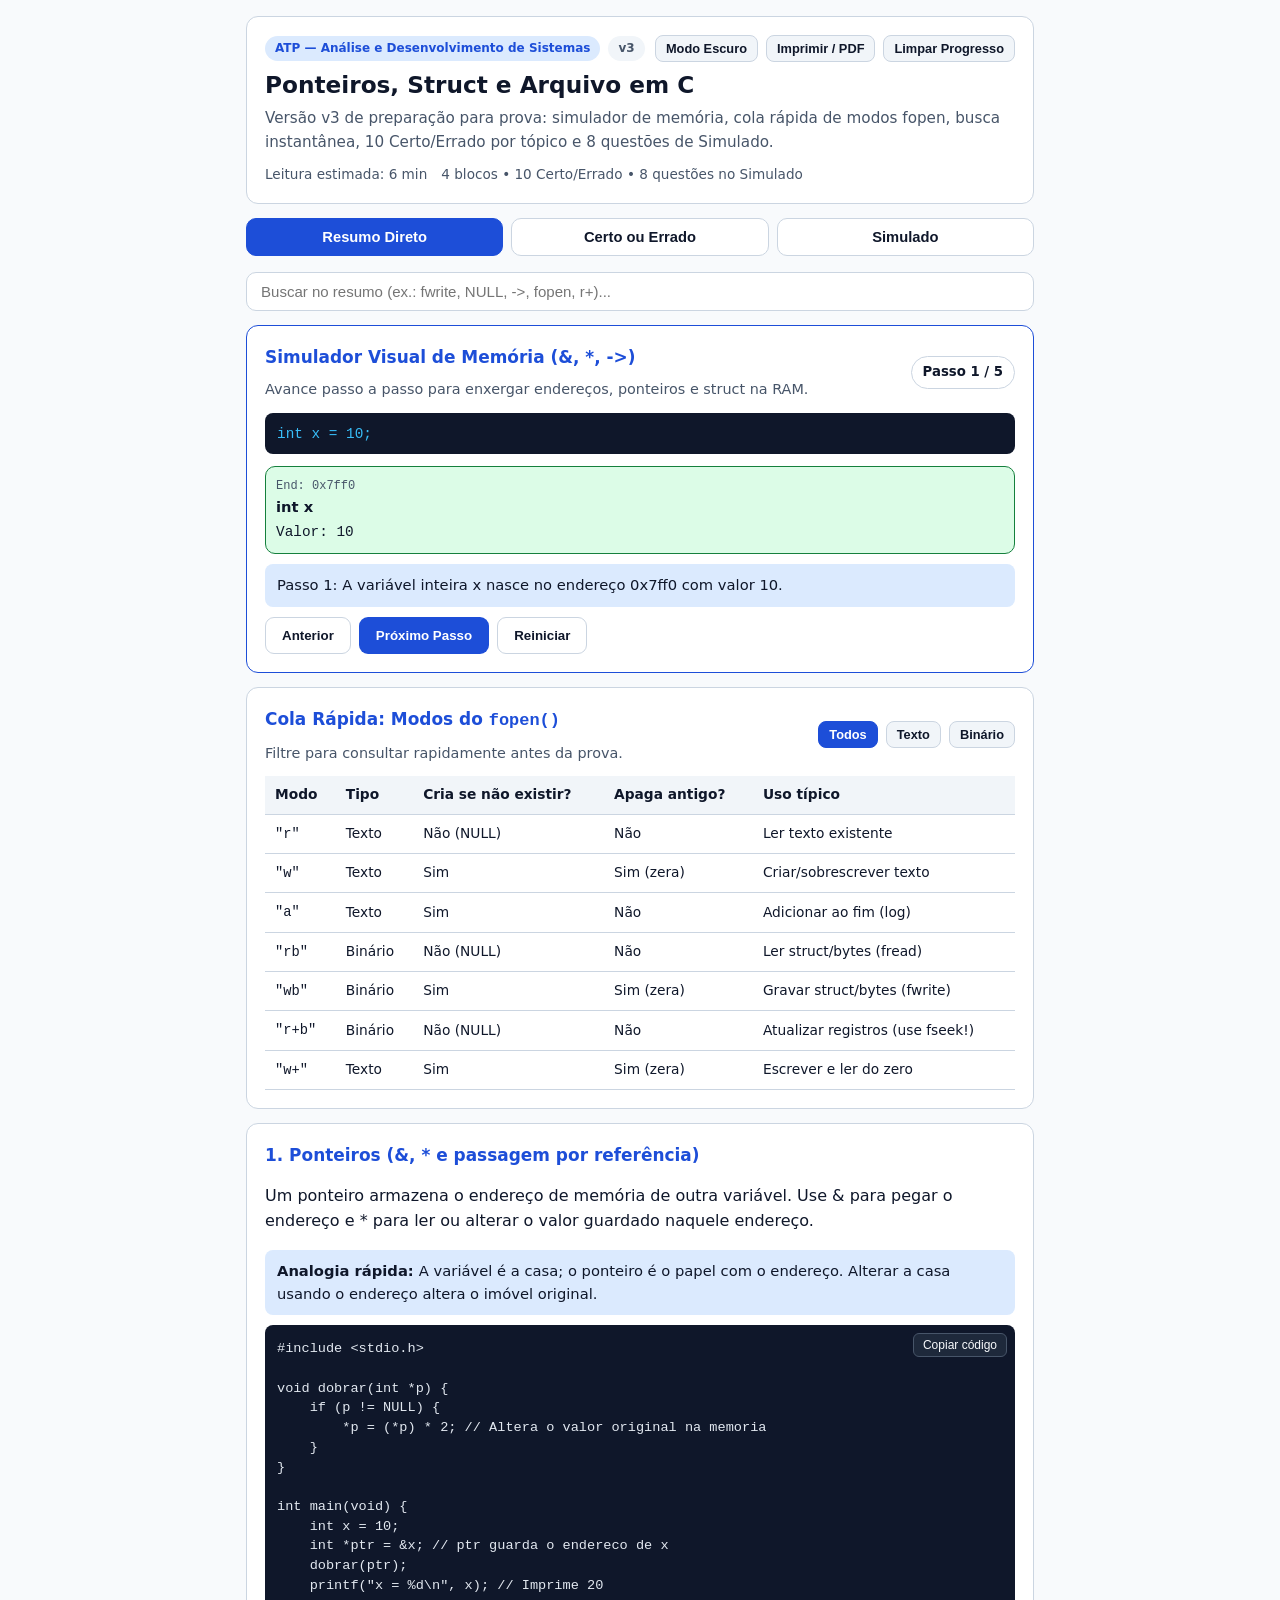
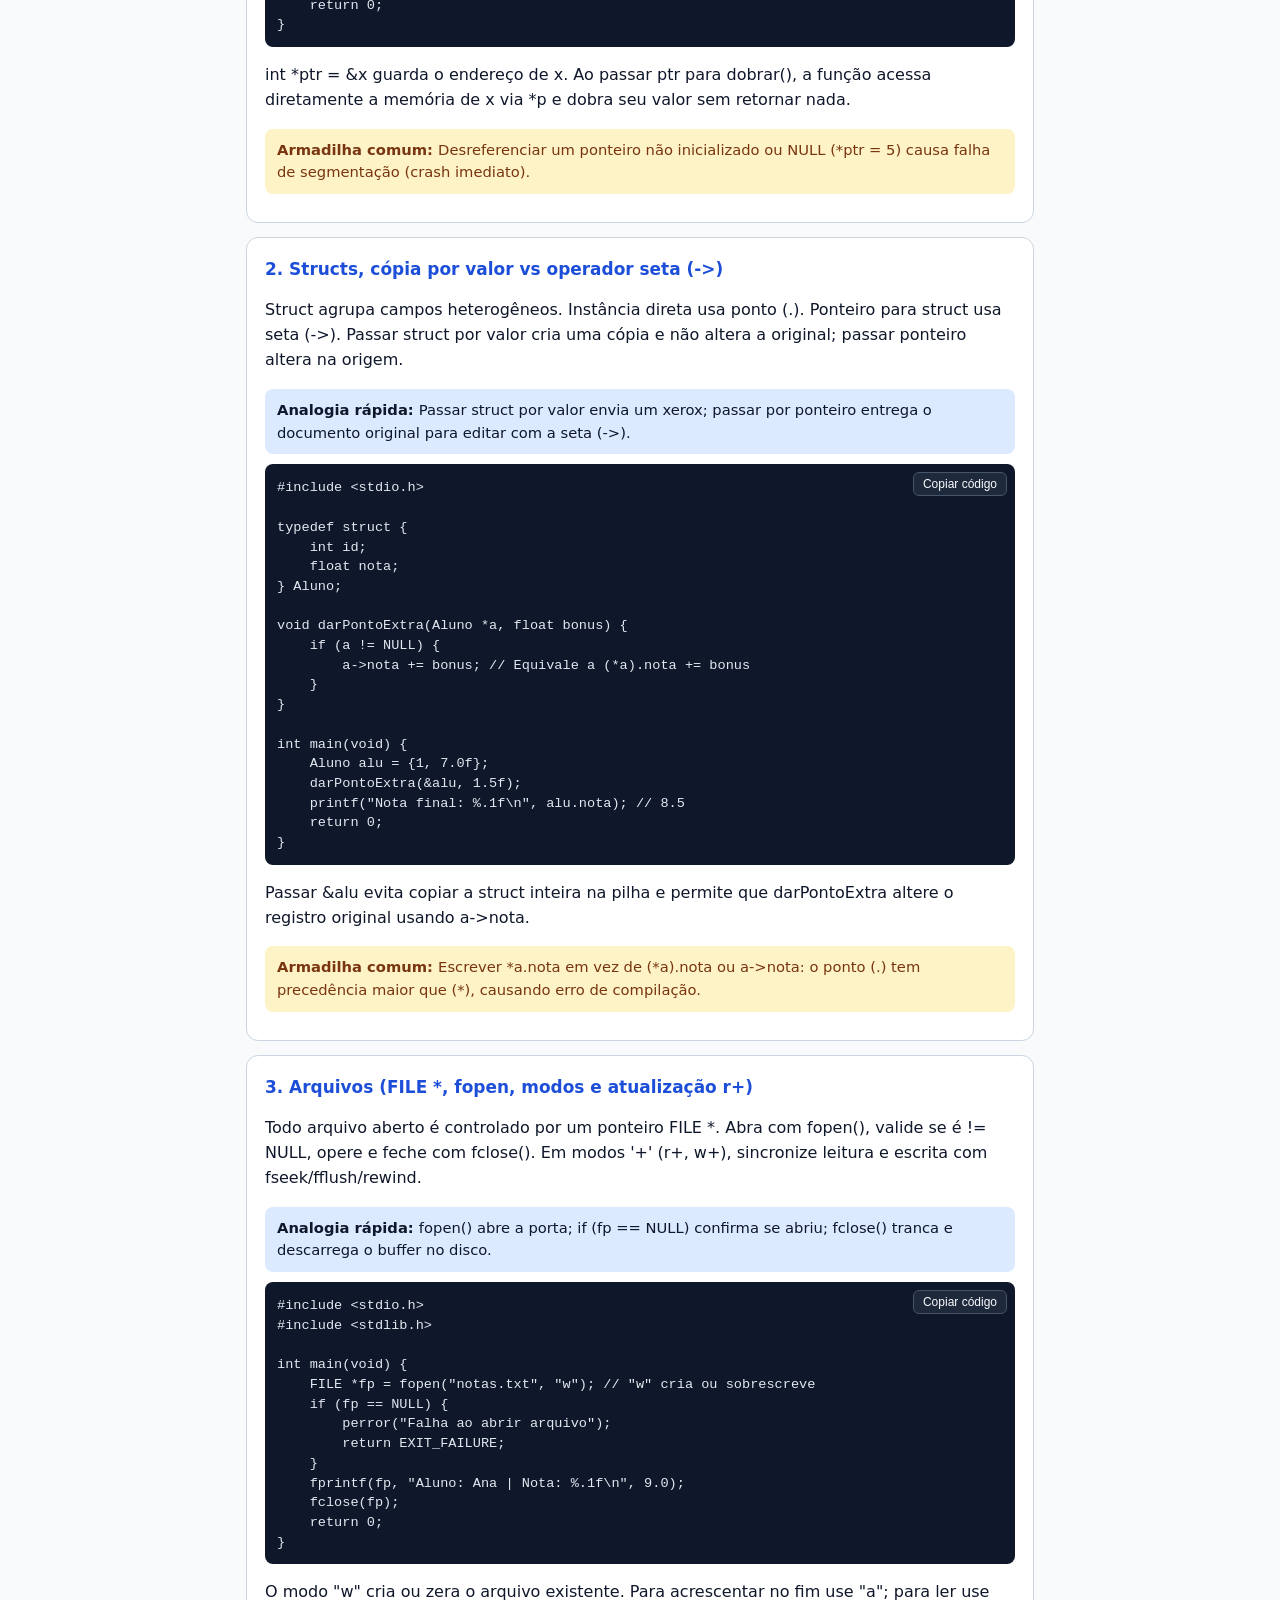
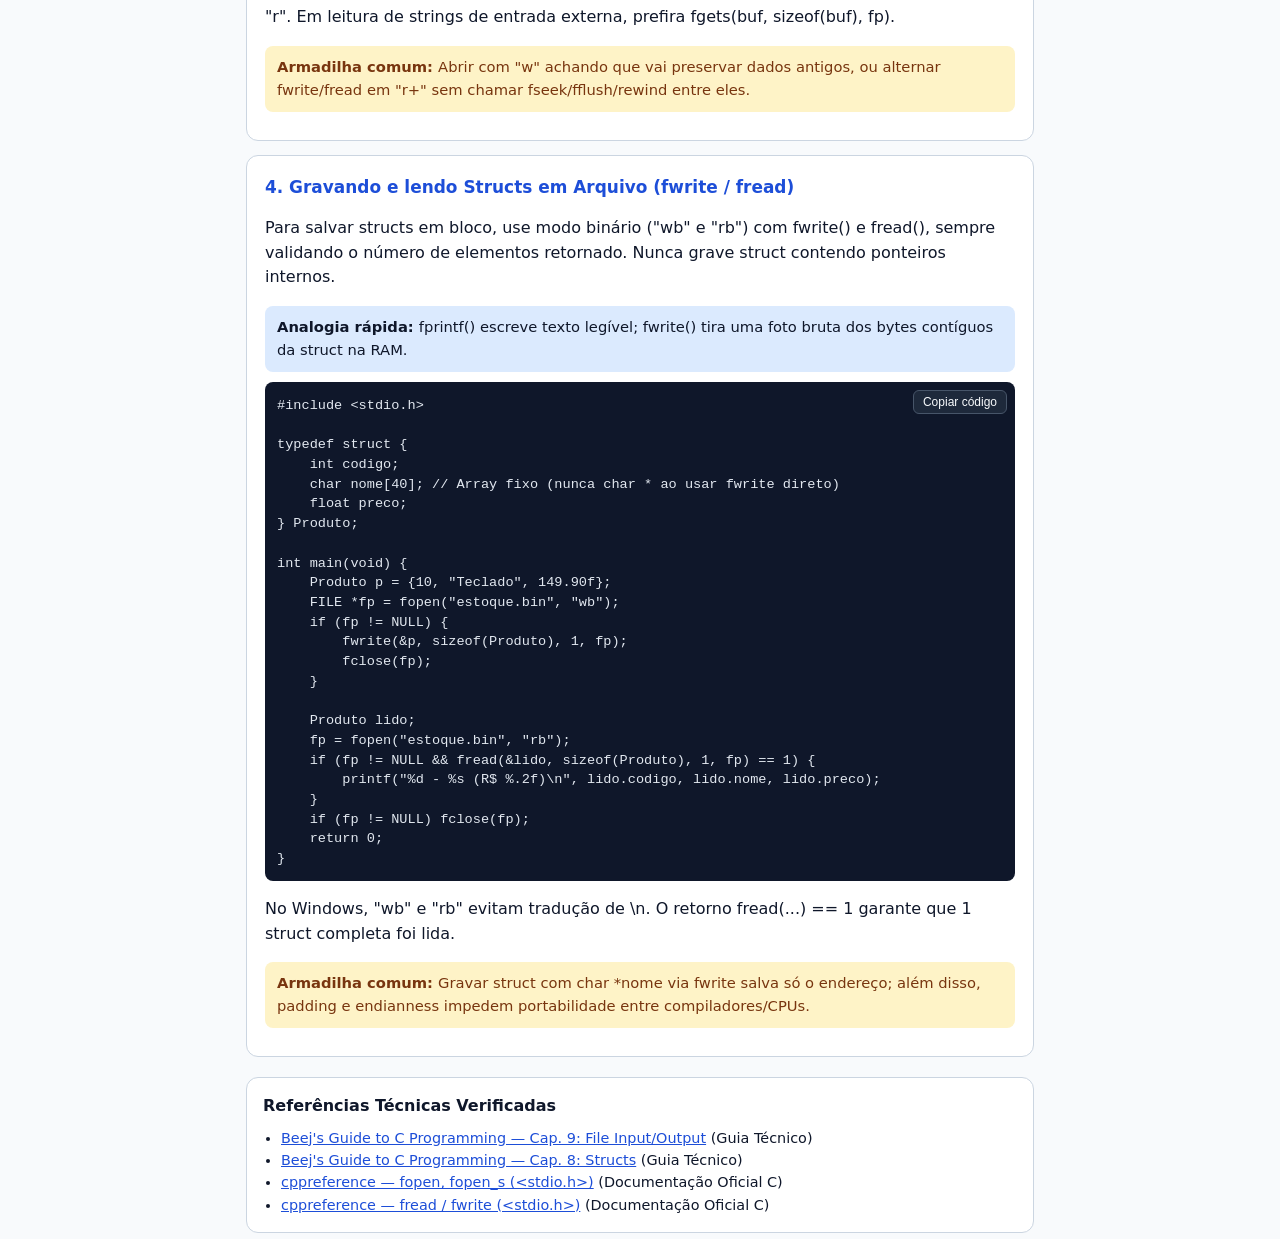
<file: outputs/v3-c-ponteiros-struct-arquivo/embed-google-sites.html>
<!DOCTYPE html>
<html lang="pt-BR">
<head>
  <meta charset="UTF-8" />
  <meta name="viewport" content="width=device-width, initial-scale=1.0" />
  <title>Guia Interativo ADS</title>
  <style>
:root {
  --bg: #f8fafc;
  --surface: #ffffff;
  --surface-alt: #f1f5f9;
  --text: #0f172a;
  --muted: #475569;
  --border: #cbd5e1;
  --primary: #1d4ed8;
  --primary-soft: #dbeafe;
  --ok: #15803d;
  --ok-soft: #dcfce7;
  --err: #b91c1c;
  --err-soft: #fee2e2;
  --warn: #b45309;
  --warn-soft: #fef3c7;
  --code-bg: #0f172a;
  --code-text: #e2e8f0;
  --radius: 12px;
}

[data-theme="dark"] {
  --bg: #0b1120;
  --surface: #111827;
  --surface-alt: #1e293b;
  --text: #f1f5f9;
  --muted: #94a3b8;
  --border: #334155;
  --primary: #60a5fa;
  --primary-soft: #1e3a8a;
  --ok: #4ade80;
  --ok-soft: #14532d;
  --err: #f87171;
  --err-soft: #7f1d1d;
  --warn: #fbbf24;
  --warn-soft: #451a03;
  --code-bg: #020617;
  --code-text: #e2e8f0;
}

* {
  box-sizing: border-box;
}

body {
  margin: 0;
  font-family: system-ui, -apple-system, "Segoe UI", Roboto, sans-serif;
  background: var(--bg);
  color: var(--text);
  line-height: 1.55;
}

.app-shell {
  max-width: 820px;
  margin: 0 auto;
  padding: 16px;
}

.hero {
  background: var(--surface);
  border: 1px solid var(--border);
  border-radius: var(--radius);
  padding: 18px;
  margin-bottom: 14px;
}

.hero-top {
  display: flex;
  flex-wrap: wrap;
  justify-content: space-between;
  align-items: center;
  gap: 8px;
  margin-bottom: 8px;
}

.hero-badges,
.toolbar-actions,
.sim-status-group,
.timer-box,
.filter-pills {
  display: flex;
  flex-wrap: wrap;
  align-items: center;
  gap: 8px;
}

.badge {
  display: inline-block;
  padding: 3px 10px;
  border-radius: 999px;
  font-size: 12px;
  font-weight: 600;
  background: var(--primary-soft);
  color: var(--primary);
}

.badge-muted {
  background: var(--surface-alt);
  color: var(--muted);
}

.btn-tool {
  border: 1px solid var(--border);
  background: var(--surface-alt);
  color: var(--text);
  padding: 5px 10px;
  border-radius: 8px;
  font-size: 0.8rem;
  font-weight: 600;
  cursor: pointer;
}

.btn-tool.active-pill {
  background: var(--primary);
  color: #ffffff;
  border-color: var(--primary);
}

[data-theme="dark"] .btn-tool.active-pill {
  color: #0b1120;
}

.hero h1 {
  margin: 4px 0 8px;
  font-size: 1.45rem;
  line-height: 1.25;
}

.subtitle {
  margin: 0 0 10px;
  color: var(--muted);
  font-size: 0.95rem;
}

.meta-bar {
  display: flex;
  flex-wrap: wrap;
  gap: 14px;
  font-size: 0.85rem;
  color: var(--muted);
}

.tabs {
  display: grid;
  grid-template-columns: repeat(3, 1fr);
  gap: 8px;
  margin-bottom: 16px;
}

.tab-btn {
  border: 1px solid var(--border);
  background: var(--surface);
  color: var(--text);
  padding: 10px 12px;
  border-radius: 10px;
  font-weight: 600;
  font-size: 0.92rem;
  cursor: pointer;
}

.tab-btn.active {
  background: var(--primary);
  color: #ffffff;
  border-color: var(--primary);
}

[data-theme="dark"] .tab-btn.active {
  color: #0b1120;
}

.tab-panel {
  display: none;
}

.tab-panel.active {
  display: block;
}

.search-bar {
  margin-bottom: 14px;
}

.search-bar input {
  width: 100%;
  padding: 10px 14px;
  border-radius: 10px;
  border: 1px solid var(--border);
  background: var(--surface);
  color: var(--text);
  font-size: 0.94rem;
}

.panel-header {
  display: flex;
  flex-wrap: wrap;
  justify-content: space-between;
  align-items: center;
  gap: 10px;
  margin-bottom: 12px;
}

.panel-header h2,
.panel-header h3 {
  margin: 0;
}

.muted {
  color: var(--muted);
  margin: 2px 0 0;
  font-size: 0.9rem;
}

.pill-score {
  background: var(--surface);
  border: 1px solid var(--border);
  padding: 5px 11px;
  border-radius: 999px;
  font-size: 0.83rem;
  font-weight: 600;
}

.stack {
  display: flex;
  flex-direction: column;
  gap: 14px;
}

.card {
  background: var(--surface);
  border: 1px solid var(--border);
  border-radius: var(--radius);
  padding: 18px;
}

.card h3 {
  margin: 0 0 8px;
  font-size: 1.06rem;
  color: var(--primary);
}

.card-top-meta {
  display: flex;
  justify-content: space-between;
  align-items: center;
  gap: 8px;
  margin-bottom: 6px;
}

.sim-mem-card,
.fopen-card {
  margin-bottom: 14px;
}

.sim-mem-card {
  border-color: var(--primary);
}

.table-wrap {
  overflow-x: auto;
}

.fopen-table {
  width: 100%;
  border-collapse: collapse;
  font-size: 0.86rem;
}

.fopen-table th,
.fopen-table td {
  text-align: left;
  padding: 8px 10px;
  border-bottom: 1px solid var(--border);
}

.fopen-table th {
  background: var(--surface-alt);
  font-weight: 700;
}

.mem-code-line {
  background: var(--code-bg);
  color: #38bdf8;
  padding: 9px 12px;
  border-radius: 8px;
  font-size: 0.9rem;
  margin-bottom: 12px;
  overflow-x: auto;
}

.mem-grid {
  display: grid;
  grid-template-columns: repeat(auto-fit, minmax(150px, 1fr));
  gap: 10px;
  margin-bottom: 10px;
}

.mem-box {
  border: 1px solid var(--border);
  border-radius: 10px;
  padding: 10px;
  background: var(--surface-alt);
}

.mem-box.changed {
  border-color: var(--ok);
  background: var(--ok-soft);
}

.mem-box.pointer-active {
  border-color: var(--primary);
  box-shadow: 0 0 0 2px var(--primary-soft);
}

.mem-addr {
  font-family: ui-monospace, SFMono-Regular, Menlo, Consolas, monospace;
  font-size: 0.75rem;
  color: var(--muted);
}

.mem-name {
  font-weight: 700;
  font-size: 0.92rem;
}

.mem-val {
  font-family: ui-monospace, SFMono-Regular, Menlo, Consolas, monospace;
  font-size: 0.9rem;
  margin-top: 2px;
}

.mem-controls {
  display: flex;
  flex-wrap: wrap;
  gap: 8px;
  margin-top: 10px;
}

.callout {
  border-radius: 8px;
  padding: 10px 12px;
  margin: 10px 0;
  font-size: 0.92rem;
}

.callout-analogia {
  background: var(--primary-soft);
}

.callout-armadilha {
  background: var(--warn-soft);
  color: #78350f;
}

[data-theme="dark"] .callout-armadilha {
  color: #fde68a;
}

.code-wrap {
  position: relative;
  margin: 10px 0;
}

.copy-btn {
  position: absolute;
  top: 8px;
  right: 8px;
  background: #1e293b;
  color: #f8fafc;
  border: 1px solid #475569;
  border-radius: 6px;
  padding: 4px 9px;
  font-size: 0.75rem;
  cursor: pointer;
}

pre {
  background: var(--code-bg);
  color: var(--code-text);
  padding: 14px 12px 12px;
  border-radius: 8px;
  overflow-x: auto;
  font-size: 0.85rem;
  line-height: 1.45;
  margin: 0;
}

code {
  font-family: ui-monospace, SFMono-Regular, Menlo, Consolas, monospace;
}

.progress-track {
  width: 100%;
  height: 8px;
  border-radius: 999px;
  background: var(--surface-alt);
  border: 1px solid var(--border);
  overflow: hidden;
  margin-bottom: 14px;
}

.progress-fill {
  height: 100%;
  width: 0%;
  background: var(--primary);
  transition: width 0.2s ease;
}

.ce-actions {
  display: flex;
  gap: 10px;
  margin-top: 12px;
}

.btn-choice {
  flex: 1;
  padding: 9px 12px;
  border: 1px solid var(--border);
  border-radius: 8px;
  background: var(--surface-alt);
  color: var(--text);
  font-weight: 600;
  cursor: pointer;
}

.btn-choice.selected-ok {
  background: var(--ok-soft);
  border-color: var(--ok);
  color: var(--ok);
}

.btn-choice.selected-err {
  background: var(--err-soft);
  border-color: var(--err);
  color: var(--err);
}

.feedback-box {
  margin-top: 12px;
  border-radius: 8px;
  padding: 12px;
  border-left: 4px solid var(--border);
  background: var(--surface-alt);
  font-size: 0.92rem;
}

.feedback-box.ok {
  background: var(--ok-soft);
  border-left-color: var(--ok);
}

.feedback-box.err {
  background: var(--err-soft);
  border-left-color: var(--err);
}

.feedback-box ol {
  margin: 8px 0;
  padding-left: 20px;
}

.opt-label {
  display: flex;
  align-items: flex-start;
  gap: 10px;
  padding: 9px 12px;
  border: 1px solid var(--border);
  border-radius: 8px;
  margin-top: 8px;
  cursor: pointer;
  background: var(--surface);
}

.opt-label.opt-correct {
  background: var(--ok-soft);
  border-color: var(--ok);
}

.opt-label.opt-wrong {
  background: var(--err-soft);
  border-color: var(--err);
}

.sim-pending-card {
  border-color: var(--warn);
}

.sim-actions {
  display: flex;
  flex-wrap: wrap;
  gap: 10px;
  margin-top: 16px;
}

.btn-primary,
.btn-secondary {
  padding: 10px 16px;
  border-radius: 9px;
  font-weight: 600;
  cursor: pointer;
  border: 1px solid transparent;
}

.btn-primary {
  background: var(--primary);
  color: #ffffff;
}

[data-theme="dark"] .btn-primary {
  color: #0b1120;
}

.btn-secondary {
  background: var(--surface);
  color: var(--text);
  border-color: var(--border);
}

.result-banner {
  margin-top: 14px;
  padding: 16px;
  border-radius: var(--radius);
  background: var(--surface);
  border: 2px solid var(--primary);
  font-weight: 600;
}

.refs-footer {
  margin-top: 20px;
  background: var(--surface);
  border: 1px solid var(--border);
  border-radius: var(--radius);
  padding: 16px;
  font-size: 0.9rem;
}

.refs-footer h3 {
  margin: 0 0 8px;
  font-size: 1rem;
}

.refs-footer ul {
  margin: 0;
  padding-left: 18px;
}

.refs-footer a {
  color: var(--primary);
}

@media (max-width: 600px) {
  .tabs {
    grid-template-columns: 1fr;
  }
  .app-shell {
    padding: 10px;
  }
}

@media print {
  .no-print {
    display: none !important;
  }
  .tab-panel {
    display: block !important;
    margin-bottom: 16px;
  }
  body {
    background: #ffffff;
    color: #000000;
  }
}

</style>
</head>
<body>
  <div class="app-shell">
    <header class="hero">
      <div class="hero-top">
        <div class="hero-badges">
          <span id="meta-disciplina" class="badge">ATP — ADS</span>
          <span id="meta-versao" class="badge badge-muted">v3</span>
        </div>
        <div class="toolbar-actions no-print">
          <button id="btn-theme" class="btn-tool" type="button" aria-label="Alternar tema">Modo Escuro</button>
          <button id="btn-print" class="btn-tool" type="button">Imprimir / PDF</button>
          <button id="btn-clear-progress" class="btn-tool" type="button">Limpar Progresso</button>
        </div>
      </div>
      <h1 id="meta-titulo">Carregando material...</h1>
      <p id="meta-resumo" class="subtitle"></p>
      <div class="meta-bar">
        <span id="meta-tempo"></span>
        <span id="meta-contagem"></span>
      </div>
    </header>

    <nav class="tabs no-print" role="tablist" aria-label="Navegação do material">
      <button class="tab-btn active" data-tab="resumo" role="tab" aria-selected="true">Resumo Direto</button>
      <button class="tab-btn" data-tab="ce" role="tab" aria-selected="false">Certo ou Errado</button>
      <button class="tab-btn" data-tab="simulado" role="tab" aria-selected="false">Simulado</button>
    </nav>

    <main>
      <section id="tab-resumo" class="tab-panel active">
        <div class="search-bar no-print">
          <input id="resumo-search" type="search" placeholder="Buscar no resumo (ex.: fwrite, NULL, ->, fopen, r+)..." aria-label="Buscar no resumo" />
        </div>

        <article class="card sim-mem-card" aria-label="Simulador Visual de Memória e Ponteiros">
          <div class="panel-header">
            <div>
              <h3>Simulador Visual de Memória (&amp;, *, -&gt;)</h3>
              <p class="muted">Avance passo a passo para enxergar endereços, ponteiros e struct na RAM.</p>
            </div>
            <span id="mem-step-badge" class="pill-score">Passo 1 / 5</span>
          </div>
          <div class="mem-code-line"><code id="mem-code-line"></code></div>
          <div id="mem-boxes" class="mem-grid"></div>
          <p id="mem-explain" class="callout callout-analogia"></p>
          <div class="mem-controls no-print">
            <button id="mem-prev" class="btn-secondary" type="button">Anterior</button>
            <button id="mem-next" class="btn-primary" type="button">Próximo Passo</button>
            <button id="mem-reset" class="btn-secondary" type="button">Reiniciar</button>
          </div>
        </article>

        <article class="card fopen-card" aria-label="Cola Rápida de Modos fopen">
          <div class="panel-header">
            <div>
              <h3>Cola Rápida: Modos do <code>fopen()</code></h3>
              <p class="muted">Filtre para consultar rapidamente antes da prova.</p>
            </div>
            <div class="filter-pills no-print">
              <button class="btn-tool active-pill" data-fopen-filter="all" type="button">Todos</button>
              <button class="btn-tool" data-fopen-filter="texto" type="button">Texto</button>
              <button class="btn-tool" data-fopen-filter="binario" type="button">Binário</button>
            </div>
          </div>
          <div class="table-wrap">
            <table class="fopen-table">
              <thead>
                <tr>
                  <th>Modo</th>
                  <th>Tipo</th>
                  <th>Cria se não existir?</th>
                  <th>Apaga antigo?</th>
                  <th>Uso típico</th>
                </tr>
              </thead>
              <tbody id="fopen-tbody"></tbody>
            </table>
          </div>
        </article>

        <div id="resumo-cards" class="stack"></div>
      </section>

      <section id="tab-ce" class="tab-panel">
        <div class="panel-header">
          <div>
            <h2>Questões Certo ou Errado</h2>
            <p class="muted">Filtre por subtópico e veja a explicação passo a passo na hora.</p>
          </div>
          <div id="ce-placar" class="pill-score">0 / 0 respondidas</div>
        </div>
        <div id="ce-filters" class="filter-pills no-print" style="margin-bottom: 12px;"></div>
        <div id="ce-lista" class="stack"></div>
      </section>

      <section id="tab-simulado" class="tab-panel">
        <div class="panel-header">
          <div>
            <h2>Simulado Prático</h2>
            <p class="muted">Marque uma alternativa por questão e clique em Finalizar.</p>
          </div>
          <div class="sim-status-group">
            <div class="timer-box no-print">
              <span id="sim-timer" class="pill-score">00:00</span>
              <button id="btn-timer-toggle" class="btn-tool" type="button">Iniciar Timer</button>
              <button id="btn-timer-reset" class="btn-tool" type="button">Zerar</button>
            </div>
            <div id="sim-progresso" class="pill-score">0 / 0 marcadas</div>
          </div>
        </div>
        <div class="progress-track no-print" aria-hidden="true">
          <div id="sim-progress-fill" class="progress-fill"></div>
        </div>
        <div id="sim-lista" class="stack"></div>
        <div id="sim-warning" class="callout callout-armadilha no-print" hidden></div>
        <div class="sim-actions no-print">
          <button id="btn-finalizar-simulado" class="btn-primary" type="button">Finalizar Simulado</button>
          <button id="btn-force-finalizar" class="btn-secondary" type="button" hidden>Finalizar mesmo assim</button>
          <button id="btn-filter-wrong" class="btn-secondary" type="button" hidden>Ver apenas as que errei</button>
          <button id="btn-retry-wrong" class="btn-secondary" type="button" hidden>Refazer apenas erradas</button>
          <button id="btn-refazer-simulado" class="btn-secondary" type="button" hidden>Refazer Simulado</button>
        </div>
        <div id="sim-resultado" class="result-banner" hidden></div>
      </section>
    </main>

    <footer class="refs-footer">
      <h3>Referências Técnicas Verificadas</h3>
      <ul id="lista-referencias"></ul>
    </footer>
  </div>

  <script>
window.__STUDY_DATA__ = {
  "meta": {
    "titulo": "Ponteiros, Struct e Arquivo em C",
    "disciplina": "ATP — Análise e Desenvolvimento de Sistemas",
    "resumo_curto": "Versão v3 de preparação para prova: simulador de memória, cola rápida de modos fopen, busca instantânea, 10 Certo/Errado por tópico e 8 questões de Simulado.",
    "tempo_leitura_min": 6,
    "versao": "v3"
  },
  "secoes_estudo": [
    {
      "id": "ponteiros",
      "titulo": "1. Ponteiros (&, * e passagem por referência)",
      "explicacao_curta": "Um ponteiro armazena o endereço de memória de outra variável. Use & para pegar o endereço e * para ler ou alterar o valor guardado naquele endereço.",
      "analogia": "A variável é a casa; o ponteiro é o papel com o endereço. Alterar a casa usando o endereço altera o imóvel original.",
      "codigo_c": "#include <stdio.h>\n\nvoid dobrar(int *p) {\n    if (p != NULL) {\n        *p = (*p) * 2; // Altera o valor original na memoria\n    }\n}\n\nint main(void) {\n    int x = 10;\n    int *ptr = &x; // ptr guarda o endereco de x\n    dobrar(ptr);\n    printf(\"x = %d\\n\", x); // Imprime 20\n    return 0;\n}",
      "explicacao_codigo": "int *ptr = &x guarda o endereço de x. Ao passar ptr para dobrar(), a função acessa diretamente a memória de x via *p e dobra seu valor sem retornar nada.",
      "armadilha_comum": "Desreferenciar um ponteiro não inicializado ou NULL (*ptr = 5) causa falha de segmentação (crash imediato)."
    },
    {
      "id": "structs",
      "titulo": "2. Structs, cópia por valor vs operador seta (->)",
      "explicacao_curta": "Struct agrupa campos heterogêneos. Instância direta usa ponto (.). Ponteiro para struct usa seta (->). Passar struct por valor cria uma cópia e não altera a original; passar ponteiro altera na origem.",
      "analogia": "Passar struct por valor envia um xerox; passar por ponteiro entrega o documento original para editar com a seta (->).",
      "codigo_c": "#include <stdio.h>\n\ntypedef struct {\n    int id;\n    float nota;\n} Aluno;\n\nvoid darPontoExtra(Aluno *a, float bonus) {\n    if (a != NULL) {\n        a->nota += bonus; // Equivale a (*a).nota += bonus\n    }\n}\n\nint main(void) {\n    Aluno alu = {1, 7.0f};\n    darPontoExtra(&alu, 1.5f);\n    printf(\"Nota final: %.1f\\n\", alu.nota); // 8.5\n    return 0;\n}",
      "explicacao_codigo": "Passar &alu evita copiar a struct inteira na pilha e permite que darPontoExtra altere o registro original usando a->nota.",
      "armadilha_comum": "Escrever *a.nota em vez de (*a).nota ou a->nota: o ponto (.) tem precedência maior que (*), causando erro de compilação."
    },
    {
      "id": "arquivos-file",
      "titulo": "3. Arquivos (FILE *, fopen, modos e atualização r+)",
      "explicacao_curta": "Todo arquivo aberto é controlado por um ponteiro FILE *. Abra com fopen(), valide se é != NULL, opere e feche com fclose(). Em modos '+' (r+, w+), sincronize leitura e escrita com fseek/fflush/rewind.",
      "analogia": "fopen() abre a porta; if (fp == NULL) confirma se abriu; fclose() tranca e descarrega o buffer no disco.",
      "codigo_c": "#include <stdio.h>\n#include <stdlib.h>\n\nint main(void) {\n    FILE *fp = fopen(\"notas.txt\", \"w\"); // \"w\" cria ou sobrescreve\n    if (fp == NULL) {\n        perror(\"Falha ao abrir arquivo\");\n        return EXIT_FAILURE;\n    }\n    fprintf(fp, \"Aluno: Ana | Nota: %.1f\\n\", 9.0);\n    fclose(fp);\n    return 0;\n}",
      "explicacao_codigo": "O modo \"w\" cria ou zera o arquivo existente. Para acrescentar no fim use \"a\"; para ler use \"r\". Em leitura de strings de entrada externa, prefira fgets(buf, sizeof(buf), fp).",
      "armadilha_comum": "Abrir com \"w\" achando que vai preservar dados antigos, ou alternar fwrite/fread em \"r+\" sem chamar fseek/fflush/rewind entre eles."
    },
    {
      "id": "integracao-binaria",
      "titulo": "4. Gravando e lendo Structs em Arquivo (fwrite / fread)",
      "explicacao_curta": "Para salvar structs em bloco, use modo binário (\"wb\" e \"rb\") com fwrite() e fread(), sempre validando o número de elementos retornado. Nunca grave struct contendo ponteiros internos.",
      "analogia": "fprintf() escreve texto legível; fwrite() tira uma foto bruta dos bytes contíguos da struct na RAM.",
      "codigo_c": "#include <stdio.h>\n\ntypedef struct {\n    int codigo;\n    char nome[40]; // Array fixo (nunca char * ao usar fwrite direto)\n    float preco;\n} Produto;\n\nint main(void) {\n    Produto p = {10, \"Teclado\", 149.90f};\n    FILE *fp = fopen(\"estoque.bin\", \"wb\");\n    if (fp != NULL) {\n        fwrite(&p, sizeof(Produto), 1, fp);\n        fclose(fp);\n    }\n\n    Produto lido;\n    fp = fopen(\"estoque.bin\", \"rb\");\n    if (fp != NULL && fread(&lido, sizeof(Produto), 1, fp) == 1) {\n        printf(\"%d - %s (R$ %.2f)\\n\", lido.codigo, lido.nome, lido.preco);\n    }\n    if (fp != NULL) fclose(fp);\n    return 0;\n}",
      "explicacao_codigo": "No Windows, \"wb\" e \"rb\" evitam tradução de \\n. O retorno fread(...) == 1 garante que 1 struct completa foi lida.",
      "armadilha_comum": "Gravar struct com char *nome via fwrite salva só o endereço; além disso, padding e endianness impedem portabilidade entre compiladores/CPUs."
    }
  ],
  "certo_errado": [
    {
      "id": "ce1",
      "topico": "Struct",
      "enunciado": "Se p é um ponteiro para struct Aluno (Aluno *p), a expressão p->nota é equivalente a (*p).nota.",
      "gabarito": true,
      "explicacao_passos": [
        "Passo 1: p guarda o endereço de uma struct Aluno na memória.",
        "Passo 2: (*p) desreferencia o ponteiro e .nota acessa o campo.",
        "Passo 3: O operador seta (->) é o atalho padrão em C para (*p).nota."
      ],
      "ponto_chave": "p->campo equivale a (*p).campo."
    },
    {
      "id": "ce2",
      "topico": "Arquivos",
      "enunciado": "Ao abrir um arquivo com fopen(\"dados.txt\", \"w\"), se o arquivo já existir, o novo texto será adicionado ao final sem apagar o conteúdo antigo.",
      "gabarito": false,
      "explicacao_passos": [
        "Passo 1: O modo \"w\" abre para escrita e trunca (zera) o arquivo existente.",
        "Passo 2: O modo para preservar o conteúdo e acrescentar ao final é \"a\" (append).",
        "Passo 3: Logo, a afirmação está errada."
      ],
      "ponto_chave": "\"w\" sobrescreve do zero; \"a\" acrescenta no final."
    },
    {
      "id": "ce3",
      "topico": "Struct",
      "enunciado": "Em C, é seguro usar fwrite(&reg, sizeof(Registro), 1, fp) quando a struct Registro possui um campo char *nome alocado com malloc.",
      "gabarito": false,
      "explicacao_passos": [
        "Passo 1: fwrite copia os bytes contíguos da struct.",
        "Passo 2: Um campo char *nome guarda apenas um endereço de memória, não os caracteres da string.",
        "Passo 3: Ao ler em outra execução, aquele endereço será inválido (dangling pointer)."
      ],
      "ponto_chave": "Use char nome[TAM] fixo ou serialize campo a campo."
    },
    {
      "id": "ce4",
      "topico": "Arquivos",
      "enunciado": "Se fopen(\"entrada.txt\", \"r\") não encontrar o arquivo no disco, a função retorna NULL e o programa deve testar esse retorno antes de ler.",
      "gabarito": true,
      "explicacao_passos": [
        "Passo 1: O modo \"r\" exige que o arquivo já exista.",
        "Passo 2: Em falha, fopen retorna NULL.",
        "Passo 3: Usar ponteiro NULL em fread/fscanf/fclose causa erro grave."
      ],
      "ponto_chave": "Sempre faça if (fp == NULL) após fopen()."
    },
    {
      "id": "ce5",
      "topico": "Arquivos",
      "enunciado": "No Windows, abrir um arquivo binário usando apenas \"w\" ou \"r\" (sem o modificador \"b\") pode corromper dados de structs gravadas com fwrite/fread.",
      "gabarito": true,
      "explicacao_passos": [
        "Passo 1: Sem \"b\", o stream usa modo texto.",
        "Passo 2: No Windows, modo texto traduz 0x0A (\\n) para 0x0D 0x0A (\\r\\n) e interpreta 0x1A como EOF.",
        "Passo 3: Dados binários de structs podem conter esses bytes e serem corrompidos."
      ],
      "ponto_chave": "Arquivos binários no Windows exigem \"rb\" / \"wb\"."
    },
    {
      "id": "ce6",
      "topico": "Arquivos",
      "enunciado": "A função fread(buf, sizeof(Aluno), 5, fp) retorna o total de bytes lidos do arquivo.",
      "gabarito": false,
      "explicacao_passos": [
        "Passo 1: A assinatura é fread(ptr, size, count, stream).",
        "Passo 2: O retorno é a quantidade de ITENS lidos com sucesso, e não bytes.",
        "Passo 3: Se ler os 5 alunos, retorna 5."
      ],
      "ponto_chave": "fread e fwrite retornam quantidade de elementos (count)."
    },
    {
      "id": "ce7",
      "topico": "Ponteiros",
      "enunciado": "Na expressão *p.campo, o compilador C interpreta como *(p.campo) porque o operador ponto (.) tem precedência maior que o asterisco (*).",
      "gabarito": true,
      "explicacao_passos": [
        "Passo 1: Operadores pós-fixados (. e ->) têm precedência maior que unários (*).",
        "Passo 2: Logo, *p.campo tenta aplicar .campo antes de desreferenciar p.",
        "Passo 3: Use (*p).campo ou p->campo."
      ],
      "ponto_chave": "Sempre use (*p).campo ou p->campo."
    },
    {
      "id": "ce8",
      "topico": "Arquivos",
      "enunciado": "A função fgetc(fp) deve ter seu retorno armazenado em uma variável do tipo int, e não char, para conseguir distinguir o caractere EOF.",
      "gabarito": true,
      "explicacao_passos": [
        "Passo 1: fgetc retorna 0..255 ou EOF (-1).",
        "Passo 2: Em um char de 8 bits, um byte válido como 0xFF pode colidir com EOF.",
        "Passo 3: int acomoda todos os bytes possíveis mais EOF."
      ],
      "ponto_chave": "Guarde o retorno de fgetc() sempre em int."
    },
    {
      "id": "ce9",
      "topico": "Ponteiros",
      "enunciado": "Passar uma variável do tipo Aluno diretamente por valor (void f(Aluno a)) permite que f() altere o campo a.nota na função chamadora.",
      "gabarito": false,
      "explicacao_passos": [
        "Passo 1: Em C, toda passagem por valor cria uma cópia local na pilha de f().",
        "Passo 2: Alterar a.nota muda apenas a cópia, deixando a struct original intacta.",
        "Passo 3: Para alterar a original, passe o ponteiro Aluno *a e use a->nota."
      ],
      "ponto_chave": "Em C, alteração definitiva exige passar o endereço (&alu)."
    },
    {
      "id": "ce10",
      "topico": "Arquivos",
      "enunciado": "Em um stream aberto com modo de atualização \"r+\", após realizar uma escrita e antes de realizar uma leitura, deve-se chamar fflush, fseek, fsetpos ou rewind.",
      "gabarito": true,
      "explicacao_passos": [
        "Passo 1: O padrão C (documentado no cppreference) exige sincronização do buffer ao trocar de escrita para leitura em modos '+'.",
        "Passo 2: Sem chamar fflush/fseek/fsetpos/rewind, o comportamento é indefinido.",
        "Passo 3: Da mesma forma, de leitura para escrita exige fseek/fsetpos/rewind (salvo EOF)."
      ],
      "ponto_chave": "Em \"r+\"/\"w+\", use fseek/fflush antes de trocar entre leitura e escrita."
    }
  ],
  "simulado": [
    {
      "id": "s1",
      "topico": "Struct",
      "enunciado": "Qual trecho altera corretamente o campo 'idade' de uma struct Pessoa passada por ponteiro para a função?",
      "codigo_opcional": "typedef struct { int idade; } Pessoa;\nvoid fazAniversario(Pessoa *p) { /* ??? */ }",
      "alternativas": [
        "p.idade = p.idade + 1;",
        "p->idade = p->idade + 1;",
        "*p.idade = *p.idade + 1;",
        "&p->idade = p->idade + 1;"
      ],
      "correta": 1,
      "explicacao_correta": "Como p é um ponteiro (Pessoa *), o operador seta (->) desreferencia p e acessa o campo idade diretamente.",
      "por_que_outras_falham": "A usa ponto em ponteiro; C falha por precedência (*p.idade tenta *(p.idade)); D tenta atribuir valor a um endereço (&)."
    },
    {
      "id": "s2",
      "topico": "Arquivos",
      "enunciado": "Você precisa acrescentar novos logs ao final de 'acessos.log' sem apagar os registros já existentes. Qual chamada de fopen usar?",
      "codigo_opcional": "",
      "alternativas": [
        "fopen(\"acessos.log\", \"w\")",
        "fopen(\"acessos.log\", \"r\")",
        "fopen(\"acessos.log\", \"a\")",
        "fopen(\"acessos.log\", \"w+\")"
      ],
      "correta": 2,
      "explicacao_correta": "O modo \"a\" (append) preserva o conteúdo existente e grava sempre ao final do arquivo.",
      "por_que_outras_falham": "\"w\" e \"w+\" apagam o arquivo ao abrir; \"r\" é somente leitura."
    },
    {
      "id": "s3",
      "topico": "Ponteiros",
      "enunciado": "Considere o código abaixo. Qual será a saída impressa no console?",
      "codigo_opcional": "int a = 5, b = 12;\nint *p = &a;\n*p = 8;\np = &b;\n*p = *p + a;\nprintf(\"%d %d\", a, b);",
      "alternativas": [
        "5 17",
        "8 17",
        "8 20",
        "12 20"
      ],
      "correta": 2,
      "explicacao_correta": "*p = 8 muda a para 8; depois p aponta para b e b = 12 + 8 = 20. Saída: 8 20.",
      "por_que_outras_falham": "A ignora que a virou 8; B soma a antigo (5); D troca os valores finais."
    },
    {
      "id": "s4",
      "topico": "Arquivos",
      "enunciado": "Qual verificação garante que 3 registros da struct Item foram realmente lidos de 'itens.bin'?",
      "codigo_opcional": "Item vet[3];\nFILE *fp = fopen(\"itens.bin\", \"rb\");",
      "alternativas": [
        "if (fp != NULL && fread(vet, sizeof(Item), 3, fp) == 3)",
        "if (fp != NULL && fread(vet, sizeof(Item), 3, fp) == 3 * sizeof(Item))",
        "if (fread(vet, 1, 3, fp) == 3)",
        "if (fopen == NULL)"
      ],
      "correta": 0,
      "explicacao_correta": "Valida fp != NULL primeiro e verifica se fread retornou exatamente 3 itens lidos.",
      "por_que_outras_falham": "B confunde itens com bytes; C lê 3 bytes sem testar fp; D testa endereço da função."
    },
    {
      "id": "s5",
      "topico": "Struct",
      "enunciado": "Por que Beej's Guide alerta que gravar uma struct inteira com fwrite() nem sempre é portável entre máquinas/compiladores?",
      "codigo_opcional": "",
      "alternativas": [
        "Porque fwrite só aceita strings char*.",
        "Porque o compilador pode inserir bytes de padding e arquiteturas mudam a endianness.",
        "Porque fclose() apaga os dados se usar struct.",
        "Porque FILE* não funciona com sizeof()."
      ],
      "correta": 1,
      "explicacao_correta": "Alinhamento (padding) da struct e ordem de bytes (endianness) variam entre compiladores e processadores.",
      "por_que_outras_falham": "A, C e D são declarações falsas sobre a linguagem C."
    },
    {
      "id": "s6",
      "topico": "Arquivos",
      "enunciado": "Ao ler strings de um arquivo com entrada de tamanho desconhecido, qual cuidado evita buffer overflow?",
      "codigo_opcional": "char linha[64];",
      "alternativas": [
        "Usar fscanf(fp, \"%s\", linha) sem limite de largura.",
        "Usar fgets(linha, sizeof(linha), fp) informando o tamanho máximo do buffer.",
        "Usar fwrite(linha, sizeof(linha), 1, fp) para ler.",
        "Remover o '\\0' do final da string antes de abrir o arquivo."
      ],
      "correta": 1,
      "explicacao_correta": "fgets(linha, sizeof(linha), fp) respeita o limite do vetor e garante '\\0' ao final.",
      "por_que_outras_falham": "A pode invadir além de 64 bytes; C escreve em vez de ler; D corrompe a string."
    },
    {
      "id": "s7",
      "topico": "Struct",
      "enunciado": "Analise a função abaixo. O que será impresso ao final de main()?",
      "codigo_opcional": "typedef struct { int pontos; } Jogador;\nvoid somar(Jogador j) { j.pontos += 10; }\nint main(void) {\n    Jogador j1 = {5};\n    somar(j1);\n    printf(\"%d\", j1.pontos);\n    return 0;\n}",
      "alternativas": [
        "15",
        "10",
        "5",
        "Erro de compilação por não usar seta (->)."
      ],
      "correta": 2,
      "explicacao_correta": "somar(j1) recebe uma cópia por valor; j1.pontos em main() permanece 5.",
      "por_que_outras_falham": "A e B assumem passagem por referência; D está errado porque j é valor, então j.pontos compila normalmente."
    },
    {
      "id": "s8",
      "topico": "Arquivos",
      "enunciado": "Em um programa que atualiza registros em \"r+b\", você acabou de ler um registro com fread() e quer sobrescrevê-lo imediatamente com fwrite(). O que precisa fazer entre fread e fwrite?",
      "codigo_opcional": "",
      "alternativas": [
        "Nada, fwrite já volta automaticamente para o início do registro.",
        "Chamar fseek(fp, -(long)sizeof(Registro), SEEK_CUR) para reposicionar o cursor e cumprir a regra do modo '+'.",
        "Chamar fopen() novamente com \"w\".",
        "Chamar fclose() antes de chamar fwrite()."
      ],
      "correta": 1,
      "explicacao_correta": "fread avançou o ponteiro de posição; fseek recua sizeof(Registro) bytes e sincroniza a transição leitura -> escrita exigida em modo '+'.",
      "por_que_outras_falham": "A sobrescreveria o próximo registro e violaria o padrão C; C apagaria o arquivo todo; D fecha o stream."
    }
  ],
  "referencias": [
    {
      "titulo": "Beej's Guide to C Programming — Cap. 9: File Input/Output",
      "url": "https://beej.us/guide/bgc/html/split/file-inputoutput.html",
      "tipo": "Guia Técnico"
    },
    {
      "titulo": "Beej's Guide to C Programming — Cap. 8: Structs",
      "url": "https://beej.us/guide/bgc/html/split/structs.html",
      "tipo": "Guia Técnico"
    },
    {
      "titulo": "cppreference — fopen, fopen_s (<stdio.h>)",
      "url": "https://en.cppreference.com/c/io/fopen",
      "tipo": "Documentação Oficial C"
    },
    {
      "titulo": "cppreference — fread / fwrite (<stdio.h>)",
      "url": "https://en.cppreference.com/w/c/io/fread",
      "tipo": "Documentação Oficial C"
    }
  ]
}
;
</script>
<script>
(function () {
  "use strict";

  const STORAGE_KEY = "ads_study_v3_progress";
  const THEME_KEY = "ads_study_theme";

  const MEMORY_STEPS = [
    {
      code: "int x = 10;",
      explain: "Passo 1: A variável inteira x nasce no endereço 0x7ff0 com valor 10.",
      boxes: [{ addr: "0x7ff0", name: "int x", val: "10", changed: true, ptr: false }]
    },
    {
      code: "int *p = &x;",
      explain: "Passo 2: O ponteiro p (em 0x7ff4) guarda o endereço &x (0x7ff0).",
      boxes: [
        { addr: "0x7ff0", name: "int x", val: "10", changed: false, ptr: false },
        { addr: "0x7ff4", name: "int *p", val: "0x7ff0 -> x", changed: true, ptr: true }
      ]
    },
    {
      code: "*p = 20;",
      explain: "Passo 3: *p segue 0x7ff0 e altera o valor original de x para 20.",
      boxes: [
        { addr: "0x7ff0", name: "int x", val: "20", changed: true, ptr: false },
        { addr: "0x7ff4", name: "int *p", val: "0x7ff0 -> x", changed: false, ptr: true }
      ]
    },
    {
      code: "Aluno a = {101, 7.5}; Aluno *pa = &a;",
      explain: "Passo 4: A struct a ocupa 0x7ff8 e o ponteiro pa guarda 0x7ff8.",
      boxes: [
        { addr: "0x7ff8", name: "Aluno a", val: "{id: 101, nota: 7.5}", changed: true, ptr: false },
        { addr: "0x7ffc", name: "Aluno *pa", val: "0x7ff8 -> a", changed: true, ptr: true }
      ]
    },
    {
      code: "pa->nota = 8.5;",
      explain: "Passo 5: O operador seta (->) acessa (*pa).nota e atualiza a.nota para 8.5.",
      boxes: [
        { addr: "0x7ff8", name: "Aluno a", val: "{id: 101, nota: 8.5}", changed: true, ptr: false },
        { addr: "0x7ffc", name: "Aluno *pa", val: "0x7ff8 -> a", changed: false, ptr: true }
      ]
    }
  ];

  const FOPEN_MODES = [
    { mode: '"r"', kind: "texto", creates: "Não (NULL)", truncates: "Não", use: "Ler texto existente" },
    { mode: '"w"', kind: "texto", creates: "Sim", truncates: "Sim (zera)", use: "Criar/sobrescrever texto" },
    { mode: '"a"', kind: "texto", creates: "Sim", truncates: "Não", use: "Adicionar ao fim (log)" },
    { mode: '"rb"', kind: "binario", creates: "Não (NULL)", truncates: "Não", use: "Ler struct/bytes (fread)" },
    { mode: '"wb"', kind: "binario", creates: "Sim", truncates: "Sim (zera)", use: "Gravar struct/bytes (fwrite)" },
    { mode: '"r+b"', kind: "binario", creates: "Não (NULL)", truncates: "Não", use: "Atualizar registros (use fseek!)" },
    { mode: '"w+"', kind: "texto", creates: "Sim", truncates: "Sim (zera)", use: "Escrever e ler do zero" }
  ];

  let studyData = null;
  let memIndex = 0;
  let fopenFilter = "all";
  let ceTopicFilter = "Todos";
  let searchQuery = "";
  let ceAnswers = {};
  let simAnswers = {};
  let simFinished = false;
  let filterWrongOnly = false;
  let retrySubsetIds = null;
  let pendingHighlight = new Set();
  let timerSeconds = 0;
  let timerId = null;

  function plural(n, singular, pluralWord) {
    return n + " " + (n === 1 ? singular : pluralWord);
  }

  function el(tag, className, text) {
    const node = document.createElement(tag);
    if (className) node.className = className;
    if (text !== undefined && text !== null) node.textContent = text;
    return node;
  }

  function saveState() {
    try {
      localStorage.setItem(STORAGE_KEY, JSON.stringify({ ceAnswers, simAnswers, simFinished }));
    } catch (_) {}
  }

  function loadState() {
    try {
      const raw = localStorage.getItem(STORAGE_KEY);
      if (!raw) return;
      const parsed = JSON.parse(raw);
      ceAnswers = parsed.ceAnswers || {};
      simAnswers = parsed.simAnswers || {};
      simFinished = Boolean(parsed.simFinished);
    } catch (_) {}
  }

  function applyTheme(theme) {
    document.documentElement.setAttribute("data-theme", theme);
    document.getElementById("btn-theme").textContent = theme === "dark" ? "Modo Claro" : "Modo Escuro";
  }

  function setupToolbar() {
    applyTheme(localStorage.getItem(THEME_KEY) || "light");

    document.getElementById("btn-theme").addEventListener("click", () => {
      const next = document.documentElement.getAttribute("data-theme") === "dark" ? "light" : "dark";
      localStorage.setItem(THEME_KEY, next);
      applyTheme(next);
    });

    document.getElementById("btn-print").addEventListener("click", () => window.print());

    document.getElementById("btn-clear-progress").addEventListener("click", () => {
      ceAnswers = {};
      simAnswers = {};
      simFinished = false;
      filterWrongOnly = false;
      retrySubsetIds = null;
      pendingHighlight.clear();
      try {
        localStorage.removeItem(STORAGE_KEY);
      } catch (_) {}
      document.getElementById("sim-resultado").hidden = true;
      document.getElementById("sim-warning").hidden = true;
      renderCertoErrado(studyData);
      renderSimulado(studyData);
      syncSimButtons();
    });
  }

  function renderMemorySimulator() {
    const step = MEMORY_STEPS[memIndex];
    document.getElementById("mem-step-badge").textContent =
      "Passo " + (memIndex + 1) + " / " + MEMORY_STEPS.length;
    document.getElementById("mem-code-line").textContent = step.code;
    document.getElementById("mem-explain").textContent = step.explain;

    const grid = document.getElementById("mem-boxes");
    grid.innerHTML = "";
    step.boxes.forEach((b) => {
      const box = el(
        "div",
        "mem-box" + (b.changed ? " changed" : "") + (b.ptr ? " pointer-active" : "")
      );
      box.appendChild(el("div", "mem-addr", "End: " + b.addr));
      box.appendChild(el("div", "mem-name", b.name));
      box.appendChild(el("div", "mem-val", "Valor: " + b.val));
      grid.appendChild(box);
    });

    document.getElementById("mem-prev").disabled = memIndex === 0;
    document.getElementById("mem-next").disabled = memIndex === MEMORY_STEPS.length - 1;
  }

  function setupMemorySimulator() {
    document.getElementById("mem-prev").addEventListener("click", () => {
      if (memIndex > 0) {
        memIndex -= 1;
        renderMemorySimulator();
      }
    });
    document.getElementById("mem-next").addEventListener("click", () => {
      if (memIndex < MEMORY_STEPS.length - 1) {
        memIndex += 1;
        renderMemorySimulator();
      }
    });
    document.getElementById("mem-reset").addEventListener("click", () => {
      memIndex = 0;
      renderMemorySimulator();
    });
    renderMemorySimulator();
  }

  function renderFopenTable() {
    const tbody = document.getElementById("fopen-tbody");
    tbody.innerHTML = "";
    const rows = FOPEN_MODES.filter((r) => fopenFilter === "all" || r.kind === fopenFilter);
    rows.forEach((r) => {
      const tr = document.createElement("tr");
      const tdMode = el("td");
      tdMode.appendChild(el("code", null, r.mode));
      tr.appendChild(tdMode);
      tr.appendChild(el("td", null, r.kind === "binario" ? "Binário" : "Texto"));
      tr.appendChild(el("td", null, r.creates));
      tr.appendChild(el("td", null, r.truncates));
      tr.appendChild(el("td", null, r.use));
      tbody.appendChild(tr);
    });
  }

  function setupFopenFilters() {
    const btns = document.querySelectorAll("[data-fopen-filter]");
    btns.forEach((btn) => {
      btn.addEventListener("click", () => {
        fopenFilter = btn.getAttribute("data-fopen-filter");
        btns.forEach((b) => b.classList.toggle("active-pill", b === btn));
        renderFopenTable();
      });
    });
    renderFopenTable();
  }

  async function loadData() {
    if (window.__STUDY_DATA__) return window.__STUDY_DATA__;
    const resp = await fetch("./content.json");
    if (!resp.ok) throw new Error("Nao foi possivel carregar content.json");
    return resp.json();
  }

  function setupTabs() {
    const buttons = document.querySelectorAll(".tab-btn");
    const panels = document.querySelectorAll(".tab-panel");
    buttons.forEach((btn) => {
      btn.addEventListener("click", () => {
        const target = btn.getAttribute("data-tab");
        buttons.forEach((b) => {
          const active = b === btn;
          b.classList.toggle("active", active);
          b.setAttribute("aria-selected", active ? "true" : "false");
        });
        panels.forEach((p) => p.classList.toggle("active", p.id === "tab-" + target));
      });
    });
  }

  function createCodeBlock(codeText) {
    const wrap = el("div", "code-wrap");
    const btn = el("button", "copy-btn no-print", "Copiar código");
    btn.type = "button";
    btn.addEventListener("click", async () => {
      try {
        await navigator.clipboard.writeText(codeText);
        btn.textContent = "Copiado!";
        setTimeout(() => {
          btn.textContent = "Copiar código";
        }, 1500);
      } catch (_) {
        btn.textContent = "Selecione e copie";
      }
    });
    const pre = el("pre");
    pre.appendChild(el("code", null, codeText));
    wrap.appendChild(btn);
    wrap.appendChild(pre);
    return wrap;
  }

  function renderHeader(data) {
    document.title = data.meta.titulo + " | Guia ADS";
    document.getElementById("meta-disciplina").textContent = data.meta.disciplina;
    document.getElementById("meta-versao").textContent = data.meta.versao;
    document.getElementById("meta-titulo").textContent = data.meta.titulo;
    document.getElementById("meta-resumo").textContent = data.meta.resumo_curto;
    document.getElementById("meta-tempo").textContent =
      "Leitura estimada: " + data.meta.tempo_leitura_min + " min";
    document.getElementById("meta-contagem").textContent =
      data.secoes_estudo.length +
      " blocos • " +
      data.certo_errado.length +
      " Certo/Errado • " +
      data.simulado.length +
      " questões no Simulado";
  }

  function renderResumo(data) {
    const root = document.getElementById("resumo-cards");
    root.innerHTML = "";
    const q = searchQuery.trim().toLowerCase();

    const filtered = data.secoes_estudo.filter((sec) => {
      if (!q) return true;
      const haystack = [
        sec.titulo,
        sec.explicacao_curta,
        sec.analogia,
        sec.codigo_c,
        sec.explicacao_codigo,
        sec.armadilha_comum
      ]
        .join(" ")
        .toLowerCase();
      return haystack.includes(q);
    });

    if (filtered.length === 0) {
      const empty = el("div", "card");
      empty.textContent = "Nenhum bloco encontrado para '" + searchQuery + "'.";
      root.appendChild(empty);
      return;
    }

    filtered.forEach((sec) => {
      const card = el("article", "card");
      card.appendChild(el("h3", null, sec.titulo));
      card.appendChild(el("p", null, sec.explicacao_curta));

      const analogia = el("div", "callout callout-analogia");
      analogia.appendChild(el("strong", null, "Analogia rápida: "));
      analogia.appendChild(document.createTextNode(sec.analogia));
      card.appendChild(analogia);

      card.appendChild(createCodeBlock(sec.codigo_c));
      card.appendChild(el("p", null, sec.explicacao_codigo));

      const trap = el("div", "callout callout-armadilha");
      trap.appendChild(el("strong", null, "Armadilha comum: "));
      trap.appendChild(document.createTextNode(sec.armadilha_comum));
      card.appendChild(trap);

      root.appendChild(card);
    });
  }

  function setupSearch() {
    const input = document.getElementById("resumo-search");
    input.addEventListener("input", () => {
      searchQuery = input.value;
      renderResumo(studyData);
    });
  }

  function updateCeScore() {
    const total = studyData.certo_errado.length;
    const answered = Object.keys(ceAnswers).length;
    const hits = studyData.certo_errado.filter((q) => ceAnswers[q.id] === q.gabarito).length;
    document.getElementById("ce-placar").textContent =
      answered + " / " + total + " " + (answered === 1 ? "respondida" : "respondidas") +
      " (" + plural(hits, "acerto", "acertos") + ")";
  }

  function setupCeFilters(data) {
    const wrap = document.getElementById("ce-filters");
    wrap.innerHTML = "";
    const topics = ["Todos", ...new Set(data.certo_errado.map((q) => q.topico).filter(Boolean))];
    topics.forEach((topic) => {
      const btn = el("button", "btn-tool" + (ceTopicFilter === topic ? " active-pill" : ""), topic);
      btn.type = "button";
      btn.addEventListener("click", () => {
        ceTopicFilter = topic;
        setupCeFilters(data);
        renderCertoErrado(data);
      });
      wrap.appendChild(btn);
    });
  }

  function renderCertoErrado(data) {
    const root = document.getElementById("ce-lista");
    root.innerHTML = "";

    const items = data.certo_errado.filter(
      (q) => ceTopicFilter === "Todos" || q.topico === ceTopicFilter
    );

    items.forEach((q, idx) => {
      const card = el("article", "card");
      const top = el("div", "card-top-meta");
      top.appendChild(el("h3", null, "Questão " + (idx + 1)));
      if (q.topico) top.appendChild(el("span", "badge badge-muted", q.topico));
      card.appendChild(top);
      card.appendChild(el("p", null, q.enunciado));

      const actions = el("div", "ce-actions");
      const btnCerto = el("button", "btn-choice", "Certo");
      btnCerto.type = "button";
      const btnErrado = el("button", "btn-choice", "Errado");
      btnErrado.type = "button";
      const feedback = el("div", "feedback-box");
      feedback.hidden = true;

      function showChoice(choice) {
        const ok = choice === q.gabarito;
        btnCerto.className = "btn-choice" + (choice === true ? (ok ? " selected-ok" : " selected-err") : "");
        btnErrado.className = "btn-choice" + (choice === false ? (ok ? " selected-ok" : " selected-err") : "");

        feedback.className = "feedback-box " + (ok ? "ok" : "err");
        feedback.innerHTML = "";
        feedback.appendChild(
          el(
            "strong",
            null,
            (ok ? "Você acertou! " : "Resposta incorreta. ") +
              "Gabarito: " +
              (q.gabarito ? "CERTO" : "ERRADO")
          )
        );
        const ol = el("ol");
        q.explicacao_passos.forEach((s) => ol.appendChild(el("li", null, s)));
        feedback.appendChild(ol);

        const pk = el("p");
        pk.appendChild(el("strong", null, "Ponto-chave: "));
        pk.appendChild(document.createTextNode(q.ponto_chave));
        feedback.appendChild(pk);
        feedback.hidden = false;
      }

      if (typeof ceAnswers[q.id] === "boolean") showChoice(ceAnswers[q.id]);

      function onSelect(choice) {
        ceAnswers[q.id] = choice;
        saveState();
        showChoice(choice);
        updateCeScore();
      }

      btnCerto.addEventListener("click", () => onSelect(true));
      btnErrado.addEventListener("click", () => onSelect(false));

      actions.appendChild(btnCerto);
      actions.appendChild(btnErrado);
      card.appendChild(actions);
      card.appendChild(feedback);
      root.appendChild(card);
    });

    updateCeScore();
  }

  function activeQuestions() {
    if (!retrySubsetIds) return studyData.simulado;
    return studyData.simulado.filter((q) => retrySubsetIds.has(q.id));
  }

  function updateSimProgress() {
    const list = activeQuestions();
    const total = list.length;
    const marked = list.filter((q) => simAnswers[q.id] !== undefined).length;
    document.getElementById("sim-progresso").textContent =
      marked + " / " + total + " " + (marked === 1 ? "marcada" : "marcadas");
    document.getElementById("sim-progress-fill").style.width =
      (total ? Math.round((marked / total) * 100) : 0) + "%";
  }

  function renderSimulado(data) {
    const root = document.getElementById("sim-lista");
    root.innerHTML = "";
    const list = activeQuestions();

    list.forEach((q, idx) => {
      const ok = simAnswers[q.id] === q.correta;
      if (simFinished && filterWrongOnly && ok) return;

      const card = el("article", "card" + (pendingHighlight.has(q.id) ? " sim-pending-card" : ""));
      const top = el("div", "card-top-meta");
      top.appendChild(el("h3", null, "Questão " + (idx + 1)));
      if (q.topico) top.appendChild(el("span", "badge badge-muted", q.topico));
      card.appendChild(top);
      card.appendChild(el("p", null, q.enunciado));

      if (q.codigo_opcional && q.codigo_opcional.trim()) {
        card.appendChild(createCodeBlock(q.codigo_opcional));
      }

      const optsWrap = el("div", "sim-options");
      q.alternativas.forEach((alt, optIdx) => {
        const label = el("label", "opt-label");
        const radio = document.createElement("input");
        radio.type = "radio";
        radio.name = "sim-" + q.id;
        radio.value = String(optIdx);
        radio.checked = simAnswers[q.id] === optIdx;
        radio.disabled = simFinished;
        radio.addEventListener("change", () => {
          simAnswers[q.id] = optIdx;
          pendingHighlight.delete(q.id);
          card.classList.remove("sim-pending-card");
          saveState();
          updateSimProgress();
        });
        label.appendChild(radio);
        label.appendChild(el("span", null, String.fromCharCode(65 + optIdx) + ") " + alt));

        if (simFinished) {
          if (optIdx === q.correta) label.classList.add("opt-correct");
          else if (simAnswers[q.id] === optIdx) label.classList.add("opt-wrong");
        }
        optsWrap.appendChild(label);
      });
      card.appendChild(optsWrap);

      if (simFinished) {
        const fb = el("div", "feedback-box " + (ok ? "ok" : "err"));
        fb.appendChild(
          el(
            "strong",
            null,
            (ok ? "Acertou! " : "Errou. ") +
              "Alternativa correta: " +
              String.fromCharCode(65 + q.correta)
          )
        );
        fb.appendChild(el("p", null, q.explicacao_correta));
        const why = el("p");
        why.appendChild(el("strong", null, "Por que as outras falham: "));
        why.appendChild(document.createTextNode(q.por_que_outras_falham));
        fb.appendChild(why);
        card.appendChild(fb);
      }

      root.appendChild(card);
    });

    updateSimProgress();
  }

  function formatTimer(sec) {
    const m = String(Math.floor(sec / 60)).padStart(2, "0");
    const s = String(sec % 60).padStart(2, "0");
    return m + ":" + s;
  }

  function setupTimer() {
    const display = document.getElementById("sim-timer");
    const btnToggle = document.getElementById("btn-timer-toggle");
    const btnReset = document.getElementById("btn-timer-reset");

    btnToggle.addEventListener("click", () => {
      if (timerId) {
        clearInterval(timerId);
        timerId = null;
        btnToggle.textContent = "Retomar Timer";
      } else {
        timerId = setInterval(() => {
          timerSeconds += 1;
          display.textContent = formatTimer(timerSeconds);
        }, 1000);
        btnToggle.textContent = "Pausar Timer";
      }
    });

    btnReset.addEventListener("click", () => {
      clearInterval(timerId);
      timerId = null;
      timerSeconds = 0;
      display.textContent = "00:00";
      btnToggle.textContent = "Iniciar Timer";
    });
  }

  function syncSimButtons() {
    const btnFinish = document.getElementById("btn-finalizar-simulado");
    const btnForce = document.getElementById("btn-force-finalizar");
    const btnFilter = document.getElementById("btn-filter-wrong");
    const btnRetryWrong = document.getElementById("btn-retry-wrong");
    const btnReset = document.getElementById("btn-refazer-simulado");
    const banner = document.getElementById("sim-resultado");

    btnFinish.hidden = simFinished;
    btnForce.hidden = true;
    btnFilter.hidden = !simFinished;
    btnReset.hidden = !simFinished;

    if (simFinished) {
      const list = activeQuestions();
      const total = list.length;
      const hits = list.filter((q) => simAnswers[q.id] === q.correta).length;
      const wrongCount = total - hits;
      const pct = total ? Math.round((hits / total) * 100) : 0;
      banner.textContent =
        "Placar Final: " + plural(hits, "acerto", "acertos") +
        " de " + total + " (" + pct + "%) • Tempo: " + formatTimer(timerSeconds);
      banner.hidden = false;
      btnRetryWrong.hidden = wrongCount === 0;
      btnFilter.textContent = filterWrongOnly ? "Ver todas as questões" : "Ver apenas as que errei";
    } else {
      banner.hidden = true;
      btnRetryWrong.hidden = true;
    }
  }

  function finishSimulado() {
    simFinished = true;
    pendingHighlight.clear();
    document.getElementById("sim-warning").hidden = true;
    if (timerId) {
      clearInterval(timerId);
      timerId = null;
      document.getElementById("btn-timer-toggle").textContent = "Iniciar Timer";
    }
    saveState();
    syncSimButtons();
    renderSimulado(studyData);
  }

  function setupSimButtons() {
    const btnFinish = document.getElementById("btn-finalizar-simulado");
    const btnForce = document.getElementById("btn-force-finalizar");
    const btnFilter = document.getElementById("btn-filter-wrong");
    const btnRetryWrong = document.getElementById("btn-retry-wrong");
    const btnReset = document.getElementById("btn-refazer-simulado");
    const warning = document.getElementById("sim-warning");

    btnFinish.addEventListener("click", () => {
      const list = activeQuestions();
      const missingNums = [];
      pendingHighlight.clear();
      list.forEach((q, idx) => {
        if (simAnswers[q.id] === undefined) {
          missingNums.push(idx + 1);
          pendingHighlight.add(q.id);
        }
      });

      if (missingNums.length > 0) {
        warning.textContent =
          "Faltam responder: Questão " +
          missingNums.join(", ") +
          ". Responda ou clique em 'Finalizar mesmo assim'.";
        warning.hidden = false;
        btnForce.hidden = false;
        renderSimulado(studyData);
        return;
      }
      finishSimulado();
    });

    btnForce.addEventListener("click", finishSimulado);

    btnFilter.addEventListener("click", () => {
      filterWrongOnly = !filterWrongOnly;
      syncSimButtons();
      renderSimulado(studyData);
    });

    btnRetryWrong.addEventListener("click", () => {
      const wrongIds = activeQuestions()
        .filter((q) => simAnswers[q.id] !== q.correta)
        .map((q) => q.id);
      if (wrongIds.length === 0) return;
      retrySubsetIds = new Set(wrongIds);
      wrongIds.forEach((id) => delete simAnswers[id]);
      simFinished = false;
      filterWrongOnly = false;
      saveState();
      syncSimButtons();
      renderSimulado(studyData);
    });

    btnReset.addEventListener("click", () => {
      simFinished = false;
      filterWrongOnly = false;
      retrySubsetIds = null;
      pendingHighlight.clear();
      Object.keys(simAnswers).forEach((k) => delete simAnswers[k]);
      warning.hidden = true;
      saveState();
      syncSimButtons();
      renderSimulado(studyData);
    });
  }

  function renderReferences(data) {
    const ul = document.getElementById("lista-referencias");
    ul.innerHTML = "";
    data.referencias.forEach((ref) => {
      const li = el("li");
      const a = document.createElement("a");
      a.href = ref.url;
      a.target = "_blank";
      a.rel = "noopener noreferrer";
      a.textContent = ref.titulo;
      li.appendChild(a);
      li.appendChild(document.createTextNode(" (" + ref.tipo + ")"));
      ul.appendChild(li);
    });
  }

  async function init() {
    try {
      loadState();
      setupToolbar();
      setupTabs();
      setupMemorySimulator();
      setupFopenFilters();
      setupSearch();
      setupTimer();
      setupSimButtons();
      studyData = await loadData();
      renderHeader(studyData);
      renderResumo(studyData);
      setupCeFilters(studyData);
      renderCertoErrado(studyData);
      renderSimulado(studyData);
      syncSimButtons();
      renderReferences(studyData);
    } catch (err) {
      document.getElementById("meta-titulo").textContent = "Erro ao carregar material";
      document.getElementById("meta-resumo").textContent = String(err);
    }
  }

  document.addEventListener("DOMContentLoaded", init);
})();

</script>
</body>
</html>
</file>
<file: outputs/v1-c-ponteiros-struct-arquivo/styles.css>
:root {
  --bg: #f8fafc;
  --surface: #ffffff;
  --surface-alt: #f1f5f9;
  --text: #0f172a;
  --muted: #475569;
  --border: #cbd5e1;
  --primary: #1d4ed8;
  --primary-soft: #dbeafe;
  --ok: #15803d;
  --ok-soft: #dcfce7;
  --err: #b91c1c;
  --err-soft: #fee2e2;
  --warn: #b45309;
  --warn-soft: #fef3c7;
  --code-bg: #0f172a;
  --code-text: #e2e8f0;
  --radius: 12px;
}

* {
  box-sizing: border-box;
}

body {
  margin: 0;
  font-family: system-ui, -apple-system, "Segoe UI", Roboto, sans-serif;
  background: var(--bg);
  color: var(--text);
  line-height: 1.55;
}

.app-shell {
  max-width: 820px;
  margin: 0 auto;
  padding: 16px;
}

.hero {
  background: var(--surface);
  border: 1px solid var(--border);
  border-radius: var(--radius);
  padding: 20px;
  margin-bottom: 14px;
}

.hero-top {
  display: flex;
  justify-content: space-between;
  align-items: center;
  gap: 8px;
  margin-bottom: 8px;
}

.badge {
  display: inline-block;
  padding: 3px 10px;
  border-radius: 999px;
  font-size: 12px;
  font-weight: 600;
  background: var(--primary-soft);
  color: var(--primary);
}

.badge-muted {
  background: var(--surface-alt);
  color: var(--muted);
}

.hero h1 {
  margin: 4px 0 8px;
  font-size: 1.5rem;
  line-height: 1.25;
}

.subtitle {
  margin: 0 0 10px;
  color: var(--muted);
  font-size: 0.96rem;
}

.meta-bar {
  display: flex;
  flex-wrap: wrap;
  gap: 14px;
  font-size: 0.85rem;
  color: var(--muted);
}

.tabs {
  display: grid;
  grid-template-columns: repeat(3, 1fr);
  gap: 8px;
  margin-bottom: 16px;
}

.tab-btn {
  border: 1px solid var(--border);
  background: var(--surface);
  color: var(--text);
  padding: 10px 12px;
  border-radius: 10px;
  font-weight: 600;
  font-size: 0.92rem;
  cursor: pointer;
  transition: background 0.15s, border-color 0.15s;
}

.tab-btn.active {
  background: var(--primary);
  color: #ffffff;
  border-color: var(--primary);
}

.tab-panel {
  display: none;
}

.tab-panel.active {
  display: block;
}

.panel-header {
  display: flex;
  flex-wrap: wrap;
  justify-content: space-between;
  align-items: center;
  gap: 10px;
  margin-bottom: 12px;
}

.panel-header h2 {
  margin: 0;
  font-size: 1.2rem;
}

.muted {
  color: var(--muted);
  margin: 2px 0 0;
  font-size: 0.9rem;
}

.pill-score {
  background: var(--surface);
  border: 1px solid var(--border);
  padding: 6px 12px;
  border-radius: 999px;
  font-size: 0.85rem;
  font-weight: 600;
}

.stack {
  display: flex;
  flex-direction: column;
  gap: 14px;
}

.card {
  background: var(--surface);
  border: 1px solid var(--border);
  border-radius: var(--radius);
  padding: 18px;
}

.card h3 {
  margin: 0 0 8px;
  font-size: 1.08rem;
  color: var(--primary);
}

.callout {
  border-radius: 8px;
  padding: 10px 12px;
  margin: 10px 0;
  font-size: 0.92rem;
}

.callout-analogia {
  background: var(--primary-soft);
}

.callout-armadilha {
  background: var(--warn-soft);
  color: #78350f;
}

pre {
  background: var(--code-bg);
  color: var(--code-text);
  padding: 12px;
  border-radius: 8px;
  overflow-x: auto;
  font-size: 0.86rem;
  line-height: 1.45;
  margin: 10px 0;
}

code {
  font-family: ui-monospace, SFMono-Regular, Menlo, Consolas, monospace;
}

.ce-actions {
  display: flex;
  gap: 10px;
  margin-top: 12px;
}

.btn-choice {
  flex: 1;
  padding: 9px 12px;
  border: 1px solid var(--border);
  border-radius: 8px;
  background: var(--surface-alt);
  font-weight: 600;
  cursor: pointer;
}

.btn-choice.selected-ok {
  background: var(--ok-soft);
  border-color: var(--ok);
  color: var(--ok);
}

.btn-choice.selected-err {
  background: var(--err-soft);
  border-color: var(--err);
  color: var(--err);
}

.feedback-box {
  margin-top: 12px;
  border-radius: 8px;
  padding: 12px;
  border-left: 4px solid var(--border);
  background: var(--surface-alt);
  font-size: 0.92rem;
}

.feedback-box.ok {
  background: var(--ok-soft);
  border-left-color: var(--ok);
}

.feedback-box.err {
  background: var(--err-soft);
  border-left-color: var(--err);
}

.feedback-box ol {
  margin: 8px 0;
  padding-left: 20px;
}

.opt-label {
  display: flex;
  align-items: flex-start;
  gap: 10px;
  padding: 9px 12px;
  border: 1px solid var(--border);
  border-radius: 8px;
  margin-top: 8px;
  cursor: pointer;
  background: var(--surface);
}

.opt-label.opt-correct {
  background: var(--ok-soft);
  border-color: var(--ok);
}

.opt-label.opt-wrong {
  background: var(--err-soft);
  border-color: var(--err);
}

.sim-actions {
  display: flex;
  gap: 10px;
  margin-top: 16px;
}

.btn-primary,
.btn-secondary {
  padding: 11px 18px;
  border-radius: 9px;
  font-weight: 600;
  cursor: pointer;
  border: 1px solid transparent;
}

.btn-primary {
  background: var(--primary);
  color: #ffffff;
}

.btn-secondary {
  background: var(--surface);
  color: var(--text);
  border-color: var(--border);
}

.result-banner {
  margin-top: 14px;
  padding: 16px;
  border-radius: var(--radius);
  background: var(--surface);
  border: 2px solid var(--primary);
  font-weight: 600;
}

.refs-footer {
  margin-top: 20px;
  background: var(--surface);
  border: 1px solid var(--border);
  border-radius: var(--radius);
  padding: 16px;
  font-size: 0.9rem;
}

.refs-footer h3 {
  margin: 0 0 8px;
  font-size: 1rem;
}

.refs-footer ul {
  margin: 0;
  padding-left: 18px;
}

@media (max-width: 600px) {
  .tabs {
    grid-template-columns: 1fr;
  }
  .app-shell {
    padding: 10px;
  }
}
</file>
<file: outputs/v2-c-ponteiros-struct-arquivo/styles.css>
:root {
  --bg: #f8fafc;
  --surface: #ffffff;
  --surface-alt: #f1f5f9;
  --text: #0f172a;
  --muted: #475569;
  --border: #cbd5e1;
  --primary: #1d4ed8;
  --primary-soft: #dbeafe;
  --ok: #15803d;
  --ok-soft: #dcfce7;
  --err: #b91c1c;
  --err-soft: #fee2e2;
  --warn: #b45309;
  --warn-soft: #fef3c7;
  --code-bg: #0f172a;
  --code-text: #e2e8f0;
  --radius: 12px;
}

[data-theme="dark"] {
  --bg: #0b1120;
  --surface: #111827;
  --surface-alt: #1e293b;
  --text: #f1f5f9;
  --muted: #94a3b8;
  --border: #334155;
  --primary: #60a5fa;
  --primary-soft: #1e3a8a;
  --ok: #4ade80;
  --ok-soft: #14532d;
  --err: #f87171;
  --err-soft: #7f1d1d;
  --warn: #fbbf24;
  --warn-soft: #451a03;
  --code-bg: #020617;
  --code-text: #e2e8f0;
}

* {
  box-sizing: border-box;
}

body {
  margin: 0;
  font-family: system-ui, -apple-system, "Segoe UI", Roboto, sans-serif;
  background: var(--bg);
  color: var(--text);
  line-height: 1.55;
}

.app-shell {
  max-width: 820px;
  margin: 0 auto;
  padding: 16px;
}

.hero {
  background: var(--surface);
  border: 1px solid var(--border);
  border-radius: var(--radius);
  padding: 18px;
  margin-bottom: 14px;
}

.hero-top {
  display: flex;
  flex-wrap: wrap;
  justify-content: space-between;
  align-items: center;
  gap: 8px;
  margin-bottom: 8px;
}

.hero-badges,
.toolbar-actions,
.sim-status-group,
.timer-box {
  display: flex;
  flex-wrap: wrap;
  align-items: center;
  gap: 8px;
}

.badge {
  display: inline-block;
  padding: 3px 10px;
  border-radius: 999px;
  font-size: 12px;
  font-weight: 600;
  background: var(--primary-soft);
  color: var(--primary);
}

.badge-muted {
  background: var(--surface-alt);
  color: var(--muted);
}

.btn-tool {
  border: 1px solid var(--border);
  background: var(--surface-alt);
  color: var(--text);
  padding: 5px 10px;
  border-radius: 8px;
  font-size: 0.8rem;
  font-weight: 600;
  cursor: pointer;
}

.hero h1 {
  margin: 4px 0 8px;
  font-size: 1.45rem;
  line-height: 1.25;
}

.subtitle {
  margin: 0 0 10px;
  color: var(--muted);
  font-size: 0.95rem;
}

.meta-bar {
  display: flex;
  flex-wrap: wrap;
  gap: 14px;
  font-size: 0.85rem;
  color: var(--muted);
}

.tabs {
  display: grid;
  grid-template-columns: repeat(3, 1fr);
  gap: 8px;
  margin-bottom: 16px;
}

.tab-btn {
  border: 1px solid var(--border);
  background: var(--surface);
  color: var(--text);
  padding: 10px 12px;
  border-radius: 10px;
  font-weight: 600;
  font-size: 0.92rem;
  cursor: pointer;
}

.tab-btn.active {
  background: var(--primary);
  color: #ffffff;
  border-color: var(--primary);
}

[data-theme="dark"] .tab-btn.active {
  color: #0b1120;
}

.tab-panel {
  display: none;
}

.tab-panel.active {
  display: block;
}

.panel-header {
  display: flex;
  flex-wrap: wrap;
  justify-content: space-between;
  align-items: center;
  gap: 10px;
  margin-bottom: 12px;
}

.panel-header h2,
.panel-header h3 {
  margin: 0;
}

.muted {
  color: var(--muted);
  margin: 2px 0 0;
  font-size: 0.9rem;
}

.pill-score {
  background: var(--surface);
  border: 1px solid var(--border);
  padding: 5px 11px;
  border-radius: 999px;
  font-size: 0.83rem;
  font-weight: 600;
}

.stack {
  display: flex;
  flex-direction: column;
  gap: 14px;
}

.card {
  background: var(--surface);
  border: 1px solid var(--border);
  border-radius: var(--radius);
  padding: 18px;
}

.card h3 {
  margin: 0 0 8px;
  font-size: 1.06rem;
  color: var(--primary);
}

.sim-mem-card {
  margin-bottom: 14px;
  border-color: var(--primary);
}

.mem-code-line {
  background: var(--code-bg);
  color: #38bdf8;
  padding: 9px 12px;
  border-radius: 8px;
  font-size: 0.9rem;
  margin-bottom: 12px;
  overflow-x: auto;
}

.mem-grid {
  display: grid;
  grid-template-columns: repeat(auto-fit, minmax(150px, 1fr));
  gap: 10px;
  margin-bottom: 10px;
}

.mem-box {
  border: 1px solid var(--border);
  border-radius: 10px;
  padding: 10px;
  background: var(--surface-alt);
}

.mem-box.changed {
  border-color: var(--ok);
  background: var(--ok-soft);
}

.mem-box.pointer-active {
  border-color: var(--primary);
  box-shadow: 0 0 0 2px var(--primary-soft);
}

.mem-addr {
  font-family: ui-monospace, SFMono-Regular, Menlo, Consolas, monospace;
  font-size: 0.75rem;
  color: var(--muted);
}

.mem-name {
  font-weight: 700;
  font-size: 0.92rem;
}

.mem-val {
  font-family: ui-monospace, SFMono-Regular, Menlo, Consolas, monospace;
  font-size: 0.9rem;
  margin-top: 2px;
}

.mem-controls {
  display: flex;
  flex-wrap: wrap;
  gap: 8px;
  margin-top: 10px;
}

.callout {
  border-radius: 8px;
  padding: 10px 12px;
  margin: 10px 0;
  font-size: 0.92rem;
}

.callout-analogia {
  background: var(--primary-soft);
}

.callout-armadilha {
  background: var(--warn-soft);
  color: #78350f;
}

[data-theme="dark"] .callout-armadilha {
  color: #fde68a;
}

.code-wrap {
  position: relative;
  margin: 10px 0;
}

.copy-btn {
  position: absolute;
  top: 8px;
  right: 8px;
  background: #1e293b;
  color: #f8fafc;
  border: 1px solid #475569;
  border-radius: 6px;
  padding: 4px 9px;
  font-size: 0.75rem;
  cursor: pointer;
}

pre {
  background: var(--code-bg);
  color: var(--code-text);
  padding: 14px 12px 12px;
  border-radius: 8px;
  overflow-x: auto;
  font-size: 0.85rem;
  line-height: 1.45;
  margin: 0;
}

code {
  font-family: ui-monospace, SFMono-Regular, Menlo, Consolas, monospace;
}

.progress-track {
  width: 100%;
  height: 8px;
  border-radius: 999px;
  background: var(--surface-alt);
  border: 1px solid var(--border);
  overflow: hidden;
  margin-bottom: 14px;
}

.progress-fill {
  height: 100%;
  width: 0%;
  background: var(--primary);
  transition: width 0.2s ease;
}

.ce-actions {
  display: flex;
  gap: 10px;
  margin-top: 12px;
}

.btn-choice {
  flex: 1;
  padding: 9px 12px;
  border: 1px solid var(--border);
  border-radius: 8px;
  background: var(--surface-alt);
  color: var(--text);
  font-weight: 600;
  cursor: pointer;
}

.btn-choice.selected-ok {
  background: var(--ok-soft);
  border-color: var(--ok);
  color: var(--ok);
}

.btn-choice.selected-err {
  background: var(--err-soft);
  border-color: var(--err);
  color: var(--err);
}

.feedback-box {
  margin-top: 12px;
  border-radius: 8px;
  padding: 12px;
  border-left: 4px solid var(--border);
  background: var(--surface-alt);
  font-size: 0.92rem;
}

.feedback-box.ok {
  background: var(--ok-soft);
  border-left-color: var(--ok);
}

.feedback-box.err {
  background: var(--err-soft);
  border-left-color: var(--err);
}

.feedback-box ol {
  margin: 8px 0;
  padding-left: 20px;
}

.opt-label {
  display: flex;
  align-items: flex-start;
  gap: 10px;
  padding: 9px 12px;
  border: 1px solid var(--border);
  border-radius: 8px;
  margin-top: 8px;
  cursor: pointer;
  background: var(--surface);
}

.opt-label.opt-correct {
  background: var(--ok-soft);
  border-color: var(--ok);
}

.opt-label.opt-wrong {
  background: var(--err-soft);
  border-color: var(--err);
}

.sim-pending-card {
  border-color: var(--warn);
}

.sim-actions {
  display: flex;
  flex-wrap: wrap;
  gap: 10px;
  margin-top: 16px;
}

.btn-primary,
.btn-secondary {
  padding: 10px 16px;
  border-radius: 9px;
  font-weight: 600;
  cursor: pointer;
  border: 1px solid transparent;
}

.btn-primary {
  background: var(--primary);
  color: #ffffff;
}

[data-theme="dark"] .btn-primary {
  color: #0b1120;
}

.btn-secondary {
  background: var(--surface);
  color: var(--text);
  border-color: var(--border);
}

.result-banner {
  margin-top: 14px;
  padding: 16px;
  border-radius: var(--radius);
  background: var(--surface);
  border: 2px solid var(--primary);
  font-weight: 600;
}

.refs-footer {
  margin-top: 20px;
  background: var(--surface);
  border: 1px solid var(--border);
  border-radius: var(--radius);
  padding: 16px;
  font-size: 0.9rem;
}

.refs-footer h3 {
  margin: 0 0 8px;
  font-size: 1rem;
}

.refs-footer ul {
  margin: 0;
  padding-left: 18px;
}

.refs-footer a {
  color: var(--primary);
}

@media (max-width: 600px) {
  .tabs {
    grid-template-columns: 1fr;
  }
  .app-shell {
    padding: 10px;
  }
}

@media print {
  .no-print {
    display: none !important;
  }
  .tab-panel {
    display: block !important;
    margin-bottom: 16px;
  }
  body {
    background: #ffffff;
    color: #000000;
  }
}
</file>
<file: outputs/v3-c-ponteiros-struct-arquivo/styles.css>
:root {
  --bg: #f8fafc;
  --surface: #ffffff;
  --surface-alt: #f1f5f9;
  --text: #0f172a;
  --muted: #475569;
  --border: #cbd5e1;
  --primary: #1d4ed8;
  --primary-soft: #dbeafe;
  --ok: #15803d;
  --ok-soft: #dcfce7;
  --err: #b91c1c;
  --err-soft: #fee2e2;
  --warn: #b45309;
  --warn-soft: #fef3c7;
  --code-bg: #0f172a;
  --code-text: #e2e8f0;
  --radius: 12px;
}

[data-theme="dark"] {
  --bg: #0b1120;
  --surface: #111827;
  --surface-alt: #1e293b;
  --text: #f1f5f9;
  --muted: #94a3b8;
  --border: #334155;
  --primary: #60a5fa;
  --primary-soft: #1e3a8a;
  --ok: #4ade80;
  --ok-soft: #14532d;
  --err: #f87171;
  --err-soft: #7f1d1d;
  --warn: #fbbf24;
  --warn-soft: #451a03;
  --code-bg: #020617;
  --code-text: #e2e8f0;
}

* {
  box-sizing: border-box;
}

body {
  margin: 0;
  font-family: system-ui, -apple-system, "Segoe UI", Roboto, sans-serif;
  background: var(--bg);
  color: var(--text);
  line-height: 1.55;
}

.app-shell {
  max-width: 820px;
  margin: 0 auto;
  padding: 16px;
}

.hero {
  background: var(--surface);
  border: 1px solid var(--border);
  border-radius: var(--radius);
  padding: 18px;
  margin-bottom: 14px;
}

.hero-top {
  display: flex;
  flex-wrap: wrap;
  justify-content: space-between;
  align-items: center;
  gap: 8px;
  margin-bottom: 8px;
}

.hero-badges,
.toolbar-actions,
.sim-status-group,
.timer-box,
.filter-pills {
  display: flex;
  flex-wrap: wrap;
  align-items: center;
  gap: 8px;
}

.badge {
  display: inline-block;
  padding: 3px 10px;
  border-radius: 999px;
  font-size: 12px;
  font-weight: 600;
  background: var(--primary-soft);
  color: var(--primary);
}

.badge-muted {
  background: var(--surface-alt);
  color: var(--muted);
}

.btn-tool {
  border: 1px solid var(--border);
  background: var(--surface-alt);
  color: var(--text);
  padding: 5px 10px;
  border-radius: 8px;
  font-size: 0.8rem;
  font-weight: 600;
  cursor: pointer;
}

.btn-tool.active-pill {
  background: var(--primary);
  color: #ffffff;
  border-color: var(--primary);
}

[data-theme="dark"] .btn-tool.active-pill {
  color: #0b1120;
}

.hero h1 {
  margin: 4px 0 8px;
  font-size: 1.45rem;
  line-height: 1.25;
}

.subtitle {
  margin: 0 0 10px;
  color: var(--muted);
  font-size: 0.95rem;
}

.meta-bar {
  display: flex;
  flex-wrap: wrap;
  gap: 14px;
  font-size: 0.85rem;
  color: var(--muted);
}

.tabs {
  display: grid;
  grid-template-columns: repeat(3, 1fr);
  gap: 8px;
  margin-bottom: 16px;
}

.tab-btn {
  border: 1px solid var(--border);
  background: var(--surface);
  color: var(--text);
  padding: 10px 12px;
  border-radius: 10px;
  font-weight: 600;
  font-size: 0.92rem;
  cursor: pointer;
}

.tab-btn.active {
  background: var(--primary);
  color: #ffffff;
  border-color: var(--primary);
}

[data-theme="dark"] .tab-btn.active {
  color: #0b1120;
}

.tab-panel {
  display: none;
}

.tab-panel.active {
  display: block;
}

.search-bar {
  margin-bottom: 14px;
}

.search-bar input {
  width: 100%;
  padding: 10px 14px;
  border-radius: 10px;
  border: 1px solid var(--border);
  background: var(--surface);
  color: var(--text);
  font-size: 0.94rem;
}

.panel-header {
  display: flex;
  flex-wrap: wrap;
  justify-content: space-between;
  align-items: center;
  gap: 10px;
  margin-bottom: 12px;
}

.panel-header h2,
.panel-header h3 {
  margin: 0;
}

.muted {
  color: var(--muted);
  margin: 2px 0 0;
  font-size: 0.9rem;
}

.pill-score {
  background: var(--surface);
  border: 1px solid var(--border);
  padding: 5px 11px;
  border-radius: 999px;
  font-size: 0.83rem;
  font-weight: 600;
}

.stack {
  display: flex;
  flex-direction: column;
  gap: 14px;
}

.card {
  background: var(--surface);
  border: 1px solid var(--border);
  border-radius: var(--radius);
  padding: 18px;
}

.card h3 {
  margin: 0 0 8px;
  font-size: 1.06rem;
  color: var(--primary);
}

.card-top-meta {
  display: flex;
  justify-content: space-between;
  align-items: center;
  gap: 8px;
  margin-bottom: 6px;
}

.sim-mem-card,
.fopen-card {
  margin-bottom: 14px;
}

.sim-mem-card {
  border-color: var(--primary);
}

.table-wrap {
  overflow-x: auto;
}

.fopen-table {
  width: 100%;
  border-collapse: collapse;
  font-size: 0.86rem;
}

.fopen-table th,
.fopen-table td {
  text-align: left;
  padding: 8px 10px;
  border-bottom: 1px solid var(--border);
}

.fopen-table th {
  background: var(--surface-alt);
  font-weight: 700;
}

.mem-code-line {
  background: var(--code-bg);
  color: #38bdf8;
  padding: 9px 12px;
  border-radius: 8px;
  font-size: 0.9rem;
  margin-bottom: 12px;
  overflow-x: auto;
}

.mem-grid {
  display: grid;
  grid-template-columns: repeat(auto-fit, minmax(150px, 1fr));
  gap: 10px;
  margin-bottom: 10px;
}

.mem-box {
  border: 1px solid var(--border);
  border-radius: 10px;
  padding: 10px;
  background: var(--surface-alt);
}

.mem-box.changed {
  border-color: var(--ok);
  background: var(--ok-soft);
}

.mem-box.pointer-active {
  border-color: var(--primary);
  box-shadow: 0 0 0 2px var(--primary-soft);
}

.mem-addr {
  font-family: ui-monospace, SFMono-Regular, Menlo, Consolas, monospace;
  font-size: 0.75rem;
  color: var(--muted);
}

.mem-name {
  font-weight: 700;
  font-size: 0.92rem;
}

.mem-val {
  font-family: ui-monospace, SFMono-Regular, Menlo, Consolas, monospace;
  font-size: 0.9rem;
  margin-top: 2px;
}

.mem-controls {
  display: flex;
  flex-wrap: wrap;
  gap: 8px;
  margin-top: 10px;
}

.callout {
  border-radius: 8px;
  padding: 10px 12px;
  margin: 10px 0;
  font-size: 0.92rem;
}

.callout-analogia {
  background: var(--primary-soft);
}

.callout-armadilha {
  background: var(--warn-soft);
  color: #78350f;
}

[data-theme="dark"] .callout-armadilha {
  color: #fde68a;
}

.code-wrap {
  position: relative;
  margin: 10px 0;
}

.copy-btn {
  position: absolute;
  top: 8px;
  right: 8px;
  background: #1e293b;
  color: #f8fafc;
  border: 1px solid #475569;
  border-radius: 6px;
  padding: 4px 9px;
  font-size: 0.75rem;
  cursor: pointer;
}

pre {
  background: var(--code-bg);
  color: var(--code-text);
  padding: 14px 12px 12px;
  border-radius: 8px;
  overflow-x: auto;
  font-size: 0.85rem;
  line-height: 1.45;
  margin: 0;
}

code {
  font-family: ui-monospace, SFMono-Regular, Menlo, Consolas, monospace;
}

.progress-track {
  width: 100%;
  height: 8px;
  border-radius: 999px;
  background: var(--surface-alt);
  border: 1px solid var(--border);
  overflow: hidden;
  margin-bottom: 14px;
}

.progress-fill {
  height: 100%;
  width: 0%;
  background: var(--primary);
  transition: width 0.2s ease;
}

.ce-actions {
  display: flex;
  gap: 10px;
  margin-top: 12px;
}

.btn-choice {
  flex: 1;
  padding: 9px 12px;
  border: 1px solid var(--border);
  border-radius: 8px;
  background: var(--surface-alt);
  color: var(--text);
  font-weight: 600;
  cursor: pointer;
}

.btn-choice.selected-ok {
  background: var(--ok-soft);
  border-color: var(--ok);
  color: var(--ok);
}

.btn-choice.selected-err {
  background: var(--err-soft);
  border-color: var(--err);
  color: var(--err);
}

.feedback-box {
  margin-top: 12px;
  border-radius: 8px;
  padding: 12px;
  border-left: 4px solid var(--border);
  background: var(--surface-alt);
  font-size: 0.92rem;
}

.feedback-box.ok {
  background: var(--ok-soft);
  border-left-color: var(--ok);
}

.feedback-box.err {
  background: var(--err-soft);
  border-left-color: var(--err);
}

.feedback-box ol {
  margin: 8px 0;
  padding-left: 20px;
}

.opt-label {
  display: flex;
  align-items: flex-start;
  gap: 10px;
  padding: 9px 12px;
  border: 1px solid var(--border);
  border-radius: 8px;
  margin-top: 8px;
  cursor: pointer;
  background: var(--surface);
}

.opt-label.opt-correct {
  background: var(--ok-soft);
  border-color: var(--ok);
}

.opt-label.opt-wrong {
  background: var(--err-soft);
  border-color: var(--err);
}

.sim-pending-card {
  border-color: var(--warn);
}

.sim-actions {
  display: flex;
  flex-wrap: wrap;
  gap: 10px;
  margin-top: 16px;
}

.btn-primary,
.btn-secondary {
  padding: 10px 16px;
  border-radius: 9px;
  font-weight: 600;
  cursor: pointer;
  border: 1px solid transparent;
}

.btn-primary {
  background: var(--primary);
  color: #ffffff;
}

[data-theme="dark"] .btn-primary {
  color: #0b1120;
}

.btn-secondary {
  background: var(--surface);
  color: var(--text);
  border-color: var(--border);
}

.result-banner {
  margin-top: 14px;
  padding: 16px;
  border-radius: var(--radius);
  background: var(--surface);
  border: 2px solid var(--primary);
  font-weight: 600;
}

.refs-footer {
  margin-top: 20px;
  background: var(--surface);
  border: 1px solid var(--border);
  border-radius: var(--radius);
  padding: 16px;
  font-size: 0.9rem;
}

.refs-footer h3 {
  margin: 0 0 8px;
  font-size: 1rem;
}

.refs-footer ul {
  margin: 0;
  padding-left: 18px;
}

.refs-footer a {
  color: var(--primary);
}

@media (max-width: 600px) {
  .tabs {
    grid-template-columns: 1fr;
  }
  .app-shell {
    padding: 10px;
  }
}

@media print {
  .no-print {
    display: none !important;
  }
  .tab-panel {
    display: block !important;
    margin-bottom: 16px;
  }
  body {
    background: #ffffff;
    color: #000000;
  }
}
</file>
